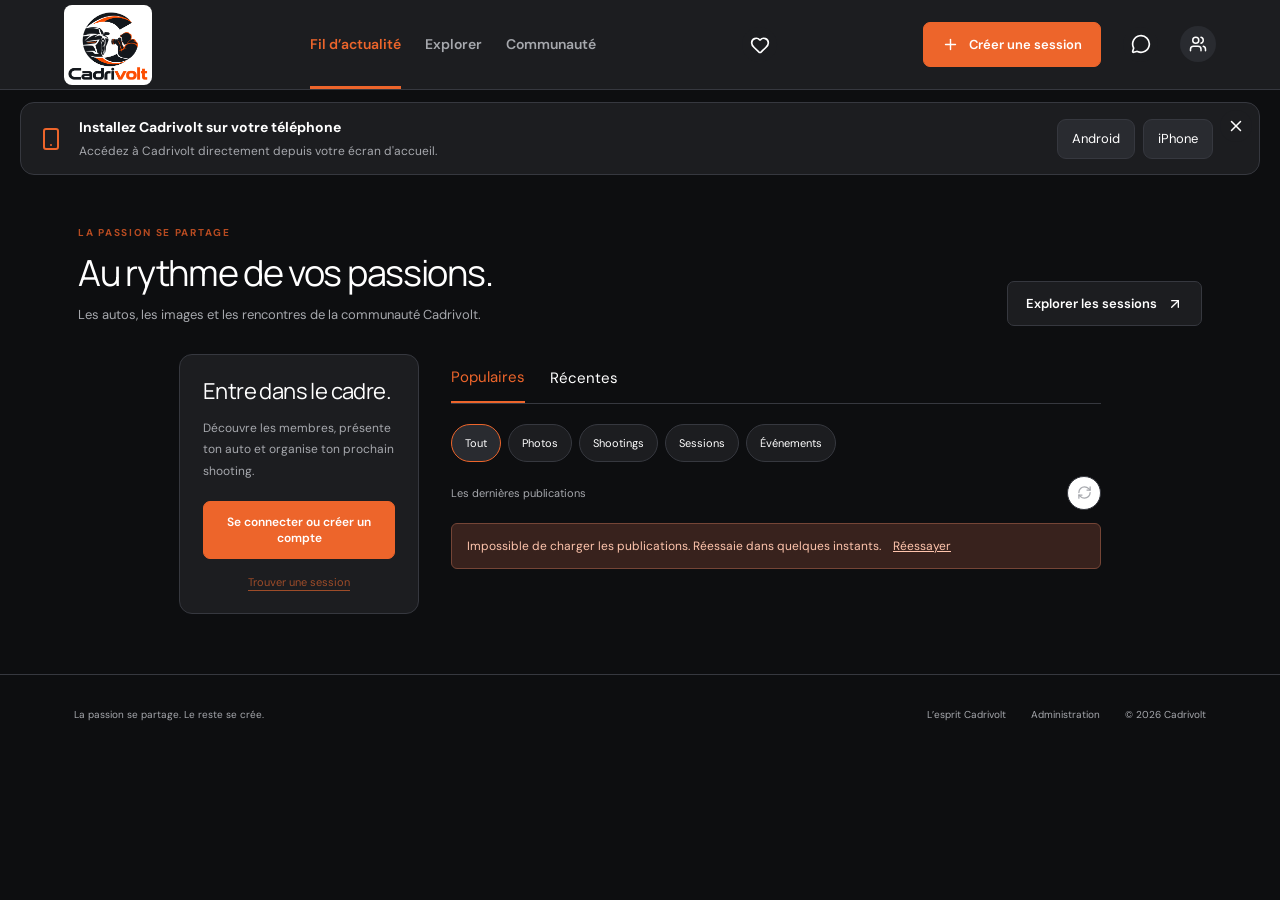
<file: index.html>
<!doctype html><html lang="fr"><head><script src="./theme-init.js"></script><meta charset="utf-8"><meta name="viewport" content="width=device-width,initial-scale=1"><meta name="description" content="Rencontre des carspotters et propriétaires pour organiser shootings, rollings et projets automobiles."><meta name="theme-color" content="#ed652b"><title>Cadrivolt — La passion fait la rencontre</title><link rel="icon" href="./images/cadrivolt-logo-v2.png"><script src="./config.js"></script>  <script type="module" crossorigin src="./assets/main-DRI1pOiZ.js"></script>
  <link rel="stylesheet" crossorigin href="./assets/main-BGe6pJTS.css">
<link rel="manifest" href="./manifest.webmanifest"><link rel="apple-touch-icon" href="./icons/icon-192.png"></head><body><div id="root"></div><noscript>Active JavaScript pour utiliser Cadrivolt.</noscript></body></html>
</file>
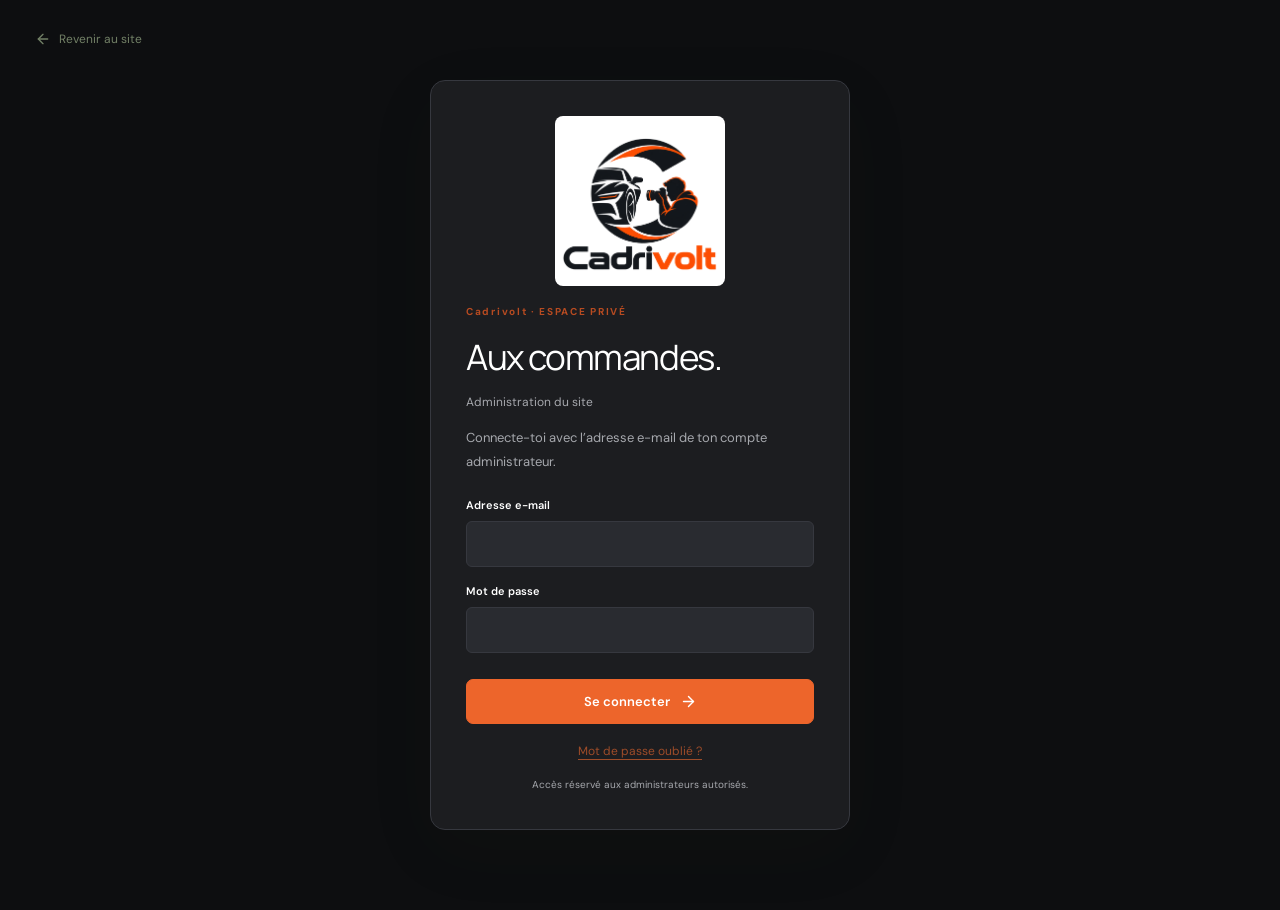
<file: admin/index.html>
<!doctype html><html lang="fr"><head><script src="../theme-init.js"></script><meta charset="utf-8"><meta name="viewport" content="width=device-width,initial-scale=1"><meta name="robots" content="noindex,nofollow"><title>Administration — Cadrivolt</title><link rel="icon" href="../images/cadrivolt-logo-v2.png"><script src="../config.js"></script>  <script type="module" crossorigin src="../assets/main-DRI1pOiZ.js"></script>
  <link rel="stylesheet" crossorigin href="../assets/main-BGe6pJTS.css">
<link rel="manifest" href="../manifest.webmanifest"><link rel="apple-touch-icon" href="../icons/icon-192.png"></head><body data-page="admin"><div id="root"></div></body></html>
</file>
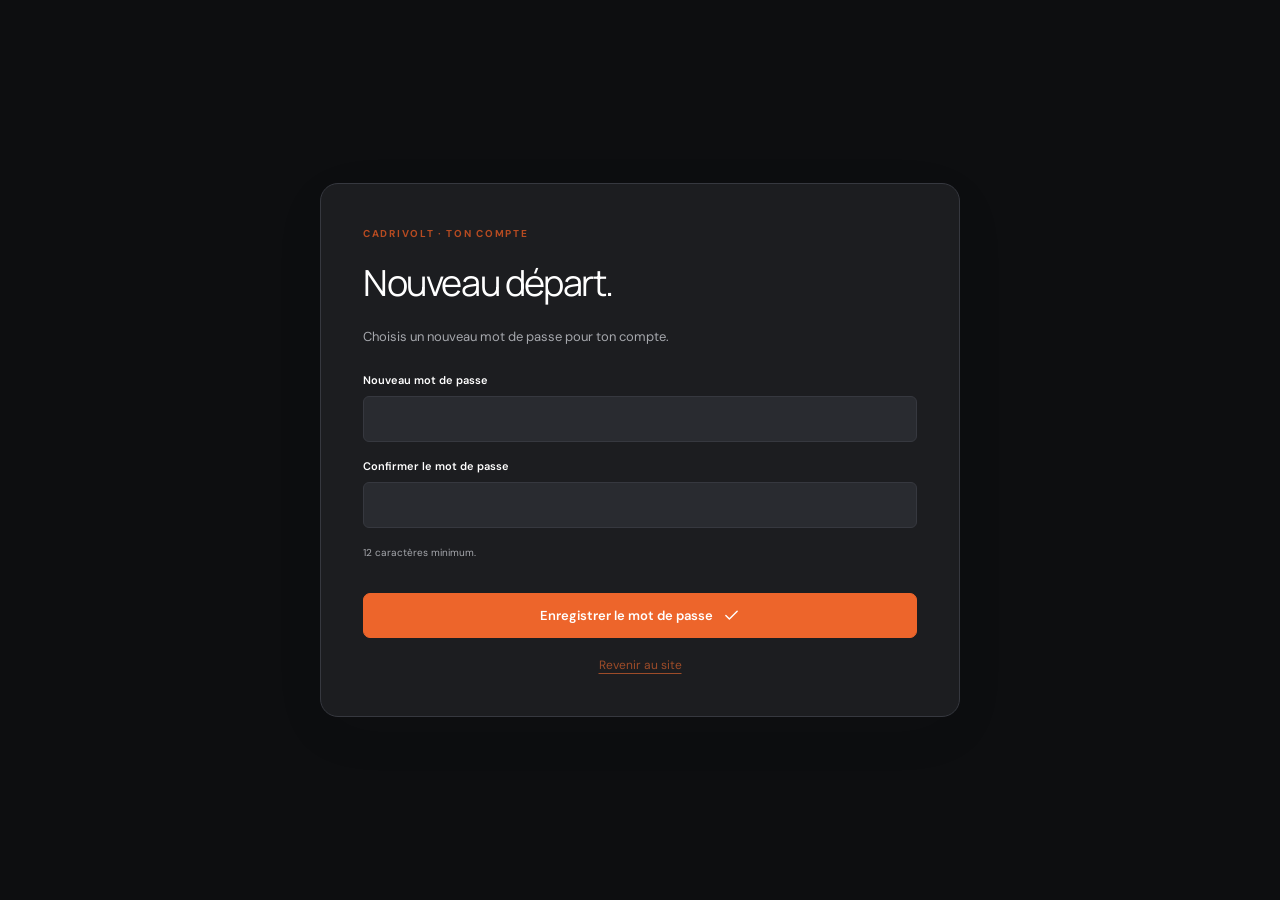
<file: reset/index.html>
<!doctype html><html lang="fr"><head><script src="../theme-init.js"></script><meta charset="utf-8"><meta name="viewport" content="width=device-width,initial-scale=1"><meta name="robots" content="noindex,nofollow"><meta name="referrer" content="no-referrer"><title>Récupération du compte — Cadrivolt</title><link rel="icon" href="../images/cadrivolt-logo-v2.png"><script src="../config.js"></script>  <script type="module" crossorigin src="../assets/main-DRI1pOiZ.js"></script>
  <link rel="stylesheet" crossorigin href="../assets/main-BGe6pJTS.css">
<link rel="manifest" href="../manifest.webmanifest"><link rel="apple-touch-icon" href="../icons/icon-192.png"></head><body data-page="reset"><div id="root"></div></body></html>
</file>
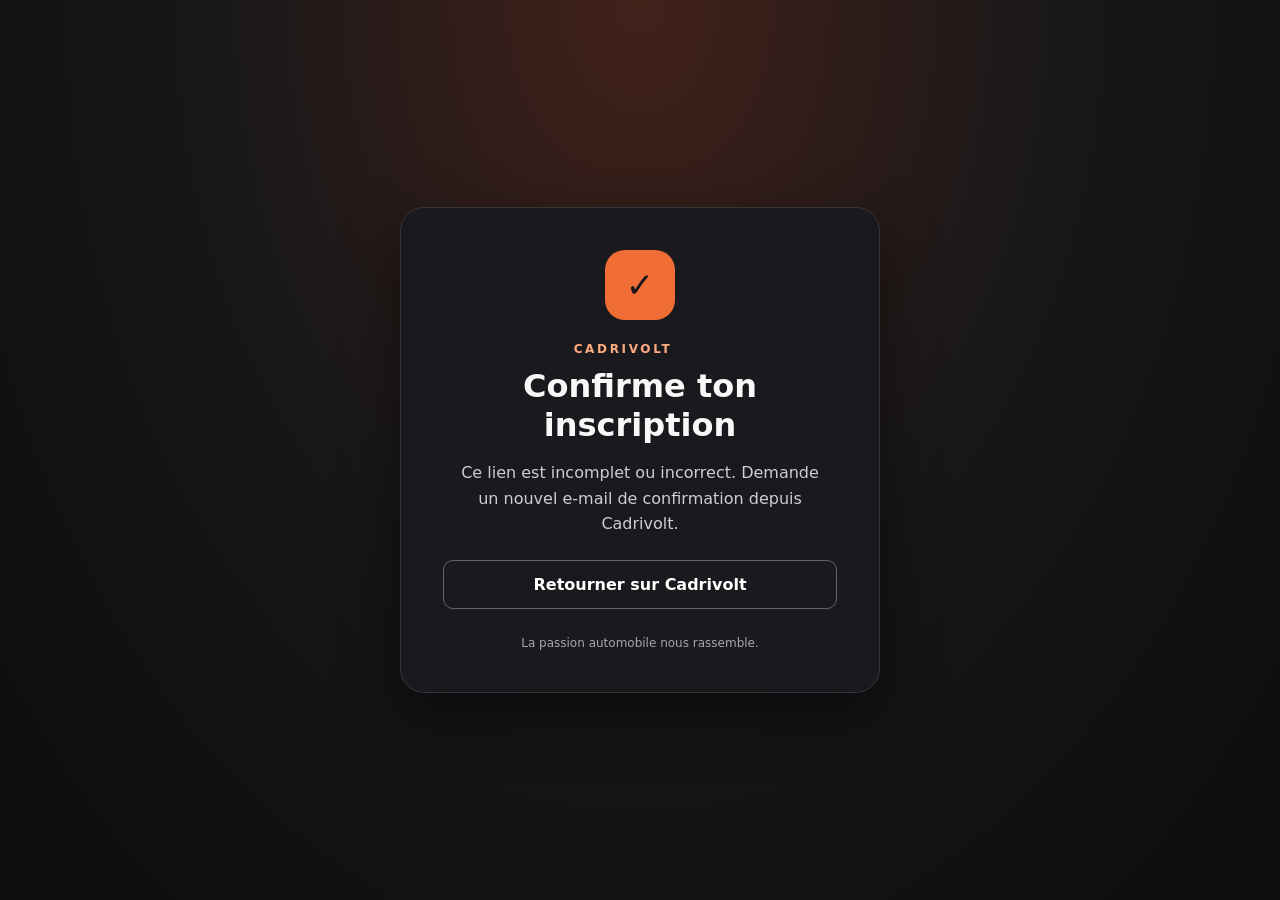
<file: confirmation.html>
<!doctype html>
<html lang="fr">
<head>
  <meta charset="utf-8">
  <meta name="viewport" content="width=device-width, initial-scale=1">
  <meta name="referrer" content="no-referrer">
  <meta name="robots" content="noindex, nofollow">
  <title>Confirmer mon inscription | Cadrivolt</title>
  <link rel="icon" href="./favicon.svg">
  <style>
    :root { color-scheme: dark; font-family: Inter, system-ui, -apple-system, BlinkMacSystemFont, "Segoe UI", sans-serif; }
    * { box-sizing: border-box; }
    body { margin: 0; min-height: 100vh; display: grid; place-items: center; padding: 24px; background: radial-gradient(ellipse at 50% 0%, #43221a 0%, #171719 49%, #0d0d0f 100%); color: #f8f8f8; }
    main { width: min(100%, 480px); padding: clamp(24px, 6vw, 42px); background: #1a1a1e; border: 1px solid #353438; border-radius: 24px; box-shadow: 0 22px 60px #0007; text-align: center; }
    .mark { display: inline-grid; place-items: center; width: 70px; height: 70px; border-radius: 20px; background: #f16d36; color: #171719; font-size: 34px; margin-bottom: 20px; }
    .eyebrow { margin: 0 0 8px; font-size: 12px; letter-spacing: .22em; text-transform: uppercase; color: #ffab80; font-weight: 700; }
    h1 { margin: 0 0 16px; font-size: clamp(24px, 5vw, 32px); line-height: 1.2; }
    p { line-height: 1.6; color: #cfcdd0; margin: 0 auto 23px; max-width: 360px; }
    button, .link { display: block; width: 100%; padding: 14px 20px; background: #f16d36; color: #151313; border: 0; border-radius: 10px; text-decoration: none; font: inherit; font-weight: 750; cursor: pointer; }
    button:hover, .link:hover { background: #ff9364; }
    button:disabled { opacity: .55; cursor: wait; }
    .link { margin-top: 12px; background: transparent; color: #fff; border: 1px solid #656166; }
    .link:hover { background: #323035; }
    footer { margin-top: 27px; font-size: 12px; color: #aaa5a9; }
    [hidden] { display: none !important; }
  </style>
  <script src="./config.js"></script>
</head>
<body>
  <main>
    <div class="mark" aria-hidden="true">✓</div>
    <p class="eyebrow">Cadrivolt</p>
    <h1>Confirme ton inscription</h1>
    <p id="status" role="status" aria-live="polite">Clique sur le bouton pour confirmer ton adresse e-mail et activer ton compte Cadrivolt.</p>
    <button id="verify" type="button" hidden>Confirmer mon adresse e-mail</button>
    <a class="link" href="./" id="home">Retourner sur Cadrivolt</a>
    <footer>La passion automobile nous rassemble.</footer>
  </main>
  <script type="module">
    const message = document.getElementById('status');
    const button = document.getElementById('verify');
    const params = new URLSearchParams(location.search);
    const token_hash = params.get('token_hash');
    const type = params.get('type');
    if (!token_hash || type !== 'email') {
      message.textContent = 'Ce lien est incomplet ou incorrect. Demande un nouvel e-mail de confirmation depuis Cadrivolt.';
    } else {
      button.hidden = false;
      button.addEventListener('click', async () => {
        button.disabled = true;
        button.textContent = 'Confirmation en cours…';
        message.textContent = 'Nous vérifions ton adresse e-mail.';
        try {
          const { createClient } = await import('https://cdn.jsdelivr.net/npm/@supabase/supabase-js@2/+esm');
          const cfg = window.CADRIVOLT_CONFIG;
          if (!cfg?.supabaseUrl || !cfg?.supabasePublishableKey) {
            throw new Error('Configuration de connexion indisponible.');
          }
          const supabase = createClient(cfg.supabaseUrl, cfg.supabasePublishableKey);
          const { error } = await supabase.auth.verifyOtp({ token_hash, type: 'email' });
          if (error) throw error;
          history.replaceState(null, '', location.pathname);
          button.hidden = true;
          message.textContent = 'Ton adresse e-mail a bien été confirmée ! Tu peux maintenant accéder à Cadrivolt.';
        } catch (err) {
          message.textContent = 'La confirmation a échoué. Le lien est peut-être expiré ou déjà utilisé. Essaie de te connecter ou demande un nouvel e-mail de confirmation.';
          button.disabled = false;
          button.textContent = 'Réessayer la confirmation';
          console.error('Cadrivolt confirmation:', err?.message || err);
        }
      });
    }
  </script>
</body>
</html>
</file>
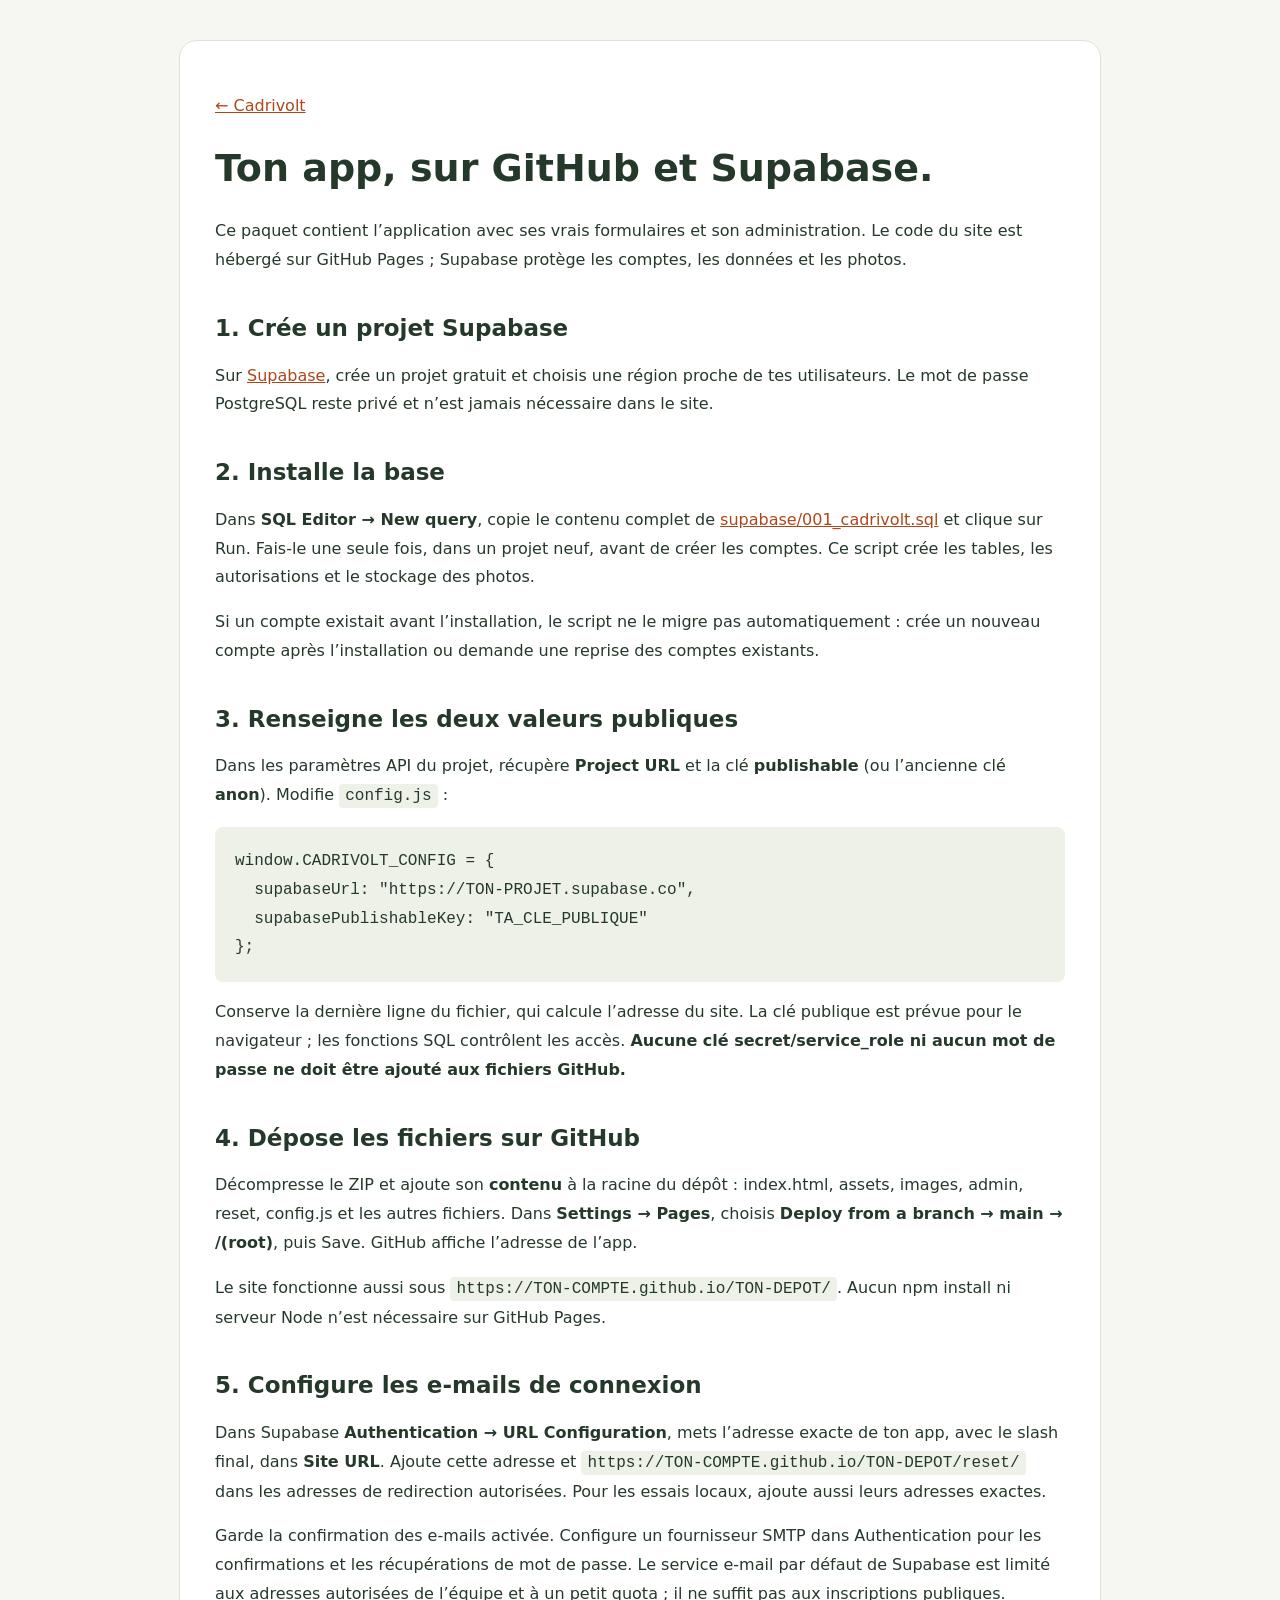
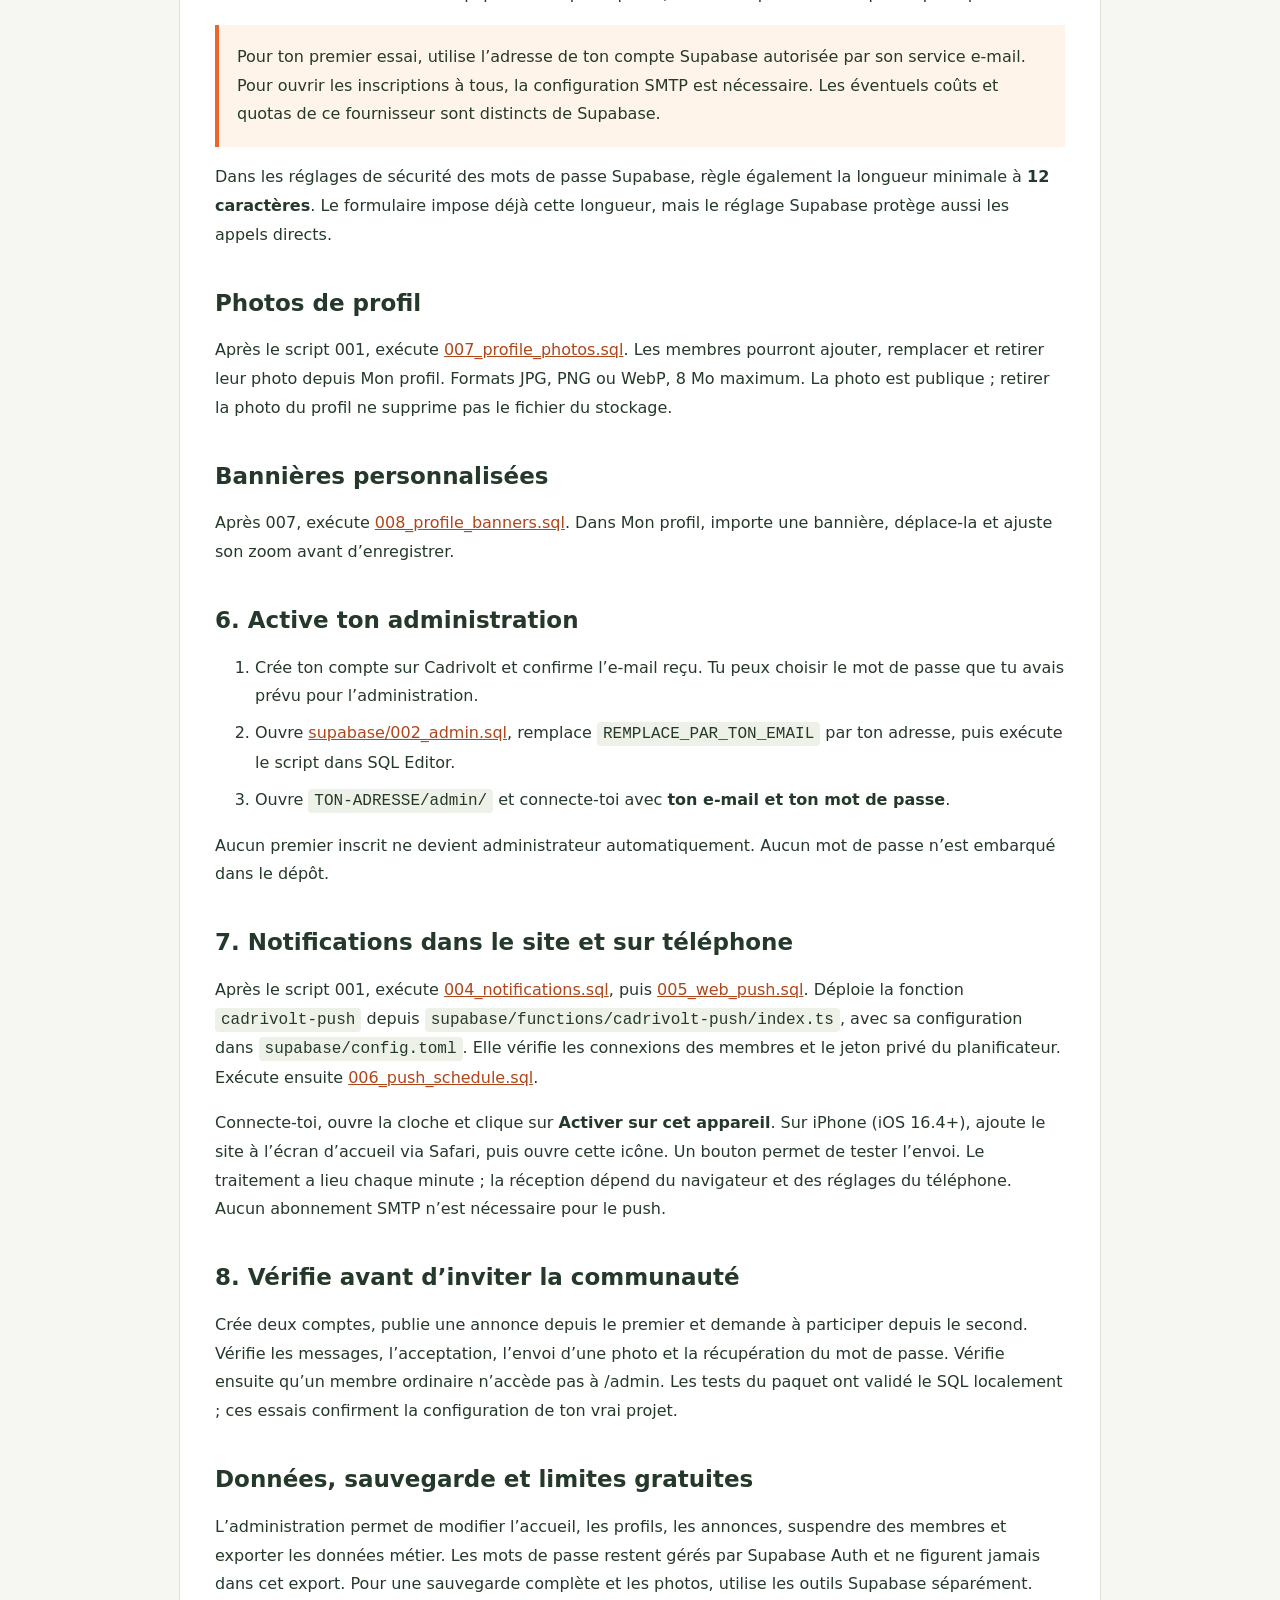
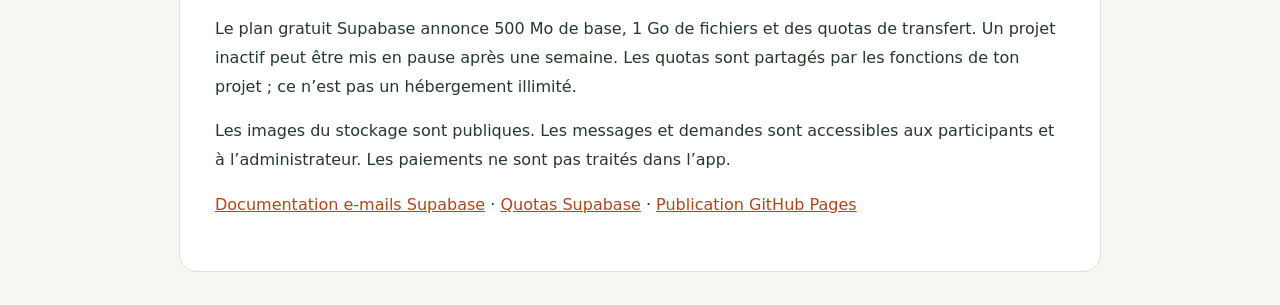
<file: INSTALLATION.html>
<!doctype html><html lang="fr"><head><meta charset="utf-8"><meta name="viewport" content="width=device-width,initial-scale=1"><title>Installer Cadrivolt — GitHub + Supabase</title><style>body{margin:0;background:#f6f7f2;color:#25392b;font:16px/1.8 system-ui,sans-serif}main{max-width:850px;margin:40px auto;padding:35px;background:white;border:1px solid #dde2d5;border-radius:18px}h1,h2{line-height:1.2}h1{font-size:38px}h2{margin-top:40px;font-size:23px}a{color:#af461a}code{background:#eef1e8;padding:3px 6px;border-radius:4px;overflow-wrap:anywhere}pre{background:#eef1e8;padding:20px;overflow:auto;border-radius:8px}.note{padding:18px;background:#fff4e9;border-left:4px solid #ed652b}li{margin:8px 0}@media(max-width:600px){main{margin:12px;padding:22px}h1{font-size:30px}}</style></head><body><main><p><a href="./">← Cadrivolt</a></p><h1>Ton app, sur GitHub et Supabase.</h1><p>Ce paquet contient l’application avec ses vrais formulaires et son administration. Le code du site est hébergé sur GitHub Pages ; Supabase protège les comptes, les données et les photos.</p>
<h2>1. Crée un projet Supabase</h2><p>Sur <a href="https://supabase.com/dashboard">Supabase</a>, crée un projet gratuit et choisis une région proche de tes utilisateurs. Le mot de passe PostgreSQL reste privé et n’est jamais nécessaire dans le site.</p>
<h2>2. Installe la base</h2><p>Dans <strong>SQL Editor → New query</strong>, copie le contenu complet de <a href="supabase/001_cadrivolt.sql">supabase/001_cadrivolt.sql</a> et clique sur Run. Fais-le une seule fois, dans un projet neuf, avant de créer les comptes. Ce script crée les tables, les autorisations et le stockage des photos.</p><p>Si un compte existait avant l’installation, le script ne le migre pas automatiquement : crée un nouveau compte après l’installation ou demande une reprise des comptes existants.</p>
<h2>3. Renseigne les deux valeurs publiques</h2><p>Dans les paramètres API du projet, récupère <strong>Project URL</strong> et la clé <strong>publishable</strong> (ou l’ancienne clé <strong>anon</strong>). Modifie <code>config.js</code> :</p><pre>window.CADRIVOLT_CONFIG = {
  supabaseUrl: "https://TON-PROJET.supabase.co",
  supabasePublishableKey: "TA_CLE_PUBLIQUE"
};</pre><p>Conserve la dernière ligne du fichier, qui calcule l’adresse du site. La clé publique est prévue pour le navigateur ; les fonctions SQL contrôlent les accès. <strong>Aucune clé secret/service_role ni aucun mot de passe ne doit être ajouté aux fichiers GitHub.</strong></p>
<h2>4. Dépose les fichiers sur GitHub</h2><p>Décompresse le ZIP et ajoute son <strong>contenu</strong> à la racine du dépôt : index.html, assets, images, admin, reset, config.js et les autres fichiers. Dans <strong>Settings → Pages</strong>, choisis <strong>Deploy from a branch → main → /(root)</strong>, puis Save. GitHub affiche l’adresse de l’app.</p><p>Le site fonctionne aussi sous <code>https://TON-COMPTE.github.io/TON-DEPOT/</code>. Aucun npm install ni serveur Node n’est nécessaire sur GitHub Pages.</p>
<h2>5. Configure les e-mails de connexion</h2><p>Dans Supabase <strong>Authentication → URL Configuration</strong>, mets l’adresse exacte de ton app, avec le slash final, dans <strong>Site URL</strong>. Ajoute cette adresse et <code>https://TON-COMPTE.github.io/TON-DEPOT/reset/</code> dans les adresses de redirection autorisées. Pour les essais locaux, ajoute aussi leurs adresses exactes.</p><p>Garde la confirmation des e-mails activée. Configure un fournisseur SMTP dans Authentication pour les confirmations et les récupérations de mot de passe. Le service e-mail par défaut de Supabase est limité aux adresses autorisées de l’équipe et à un petit quota ; il ne suffit pas aux inscriptions publiques.</p><p class="note">Pour ton premier essai, utilise l’adresse de ton compte Supabase autorisée par son service e-mail. Pour ouvrir les inscriptions à tous, la configuration SMTP est nécessaire. Les éventuels coûts et quotas de ce fournisseur sont distincts de Supabase.</p><p>Dans les réglages de sécurité des mots de passe Supabase, règle également la longueur minimale à <strong>12 caractères</strong>. Le formulaire impose déjà cette longueur, mais le réglage Supabase protège aussi les appels directs.</p>
<h2>Photos de profil</h2><p>Après le script 001, exécute <a href="supabase/007_profile_photos.sql">007_profile_photos.sql</a>. Les membres pourront ajouter, remplacer et retirer leur photo depuis Mon profil. Formats JPG, PNG ou WebP, 8 Mo maximum. La photo est publique ; retirer la photo du profil ne supprime pas le fichier du stockage.</p><h2>Bannières personnalisées</h2><p>Après 007, exécute <a href="supabase/008_profile_banners.sql">008_profile_banners.sql</a>. Dans Mon profil, importe une bannière, déplace-la et ajuste son zoom avant d’enregistrer.</p><h2>6. Active ton administration</h2><ol><li>Crée ton compte sur Cadrivolt et confirme l’e-mail reçu. Tu peux choisir le mot de passe que tu avais prévu pour l’administration.</li><li>Ouvre <a href="supabase/002_admin.sql">supabase/002_admin.sql</a>, remplace <code>REMPLACE_PAR_TON_EMAIL</code> par ton adresse, puis exécute le script dans SQL Editor.</li><li>Ouvre <code>TON-ADRESSE/admin/</code> et connecte-toi avec <strong>ton e-mail et ton mot de passe</strong>.</li></ol><p>Aucun premier inscrit ne devient administrateur automatiquement. Aucun mot de passe n’est embarqué dans le dépôt.</p>
<h2>7. Notifications dans le site et sur téléphone</h2><p>Après le script 001, exécute <a href="supabase/004_notifications.sql">004_notifications.sql</a>, puis <a href="supabase/005_web_push.sql">005_web_push.sql</a>. Déploie la fonction <code>cadrivolt-push</code> depuis <code>supabase/functions/cadrivolt-push/index.ts</code>, avec sa configuration dans <code>supabase/config.toml</code>. Elle vérifie les connexions des membres et le jeton privé du planificateur. Exécute ensuite <a href="supabase/006_push_schedule.sql">006_push_schedule.sql</a>.</p><p>Connecte-toi, ouvre la cloche et clique sur <strong>Activer sur cet appareil</strong>. Sur iPhone (iOS 16.4+), ajoute le site à l’écran d’accueil via Safari, puis ouvre cette icône. Un bouton permet de tester l’envoi. Le traitement a lieu chaque minute ; la réception dépend du navigateur et des réglages du téléphone. Aucun abonnement SMTP n’est nécessaire pour le push.</p>
<h2>8. Vérifie avant d’inviter la communauté</h2><p>Crée deux comptes, publie une annonce depuis le premier et demande à participer depuis le second. Vérifie les messages, l’acceptation, l’envoi d’une photo et la récupération du mot de passe. Vérifie ensuite qu’un membre ordinaire n’accède pas à /admin. Les tests du paquet ont validé le SQL localement ; ces essais confirment la configuration de ton vrai projet.</p>
<h2>Données, sauvegarde et limites gratuites</h2><p>L’administration permet de modifier l’accueil, les profils, les annonces, suspendre des membres et exporter les données métier. Les mots de passe restent gérés par Supabase Auth et ne figurent jamais dans cet export. Pour une sauvegarde complète et les photos, utilise les outils Supabase séparément.</p><p>Le plan gratuit Supabase annonce 500 Mo de base, 1 Go de fichiers et des quotas de transfert. Un projet inactif peut être mis en pause après une semaine. Les quotas sont partagés par les fonctions de ton projet ; ce n’est pas un hébergement illimité.</p><p>Les images du stockage sont publiques. Les messages et demandes sont accessibles aux participants et à l’administrateur. Les paiements ne sont pas traités dans l’app.</p>
<p><a href="https://supabase.com/docs/guides/auth/auth-smtp">Documentation e-mails Supabase</a> · <a href="https://supabase.com/pricing">Quotas Supabase</a> · <a href="https://docs.github.com/en/pages/getting-started-with-github-pages/configuring-a-publishing-source-for-your-github-pages-site">Publication GitHub Pages</a></p></main></body></html>
</file>
<file: assets/main-BGe6pJTS.css>
@import "https://fonts.googleapis.com/css2?family=DM+Sans:wght@400;450;500;550;600;650;700&family=Manrope:wght@400;500;600;650;700;750;800&display=swap";.banner-editor{border:0;margin:0 0 26px;padding:0;position:relative}.banner-editor legend{font-weight:600}.banner-editor .hint{margin:10px 0;line-height:1.6}.profile-banner{aspect-ratio:3;background:#e6e9e1;border-radius:8px;width:100%;margin-bottom:18px;position:relative;overflow:hidden}.profile-banner img{object-fit:cover;pointer-events:none;-webkit-user-select:none;user-select:none;width:100%;height:100%}.banner-drag{cursor:grab;touch-action:none}.banner-drag:active{cursor:grabbing}.banner-editor input[type=range]{width:100%;accent-color:var(--orange);padding:0}.banner-actions{flex-wrap:wrap;align-items:center;gap:16px;margin-top:12px;display:flex}.person-cover:has(.profile-banner){aspect-ratio:3;height:auto;padding:0;overflow:hidden}.person-cover .profile-banner{border-radius:0;margin:0}.person-cover:has(.profile-banner)>span{z-index:1;background:#fffef0;border-radius:20px;padding:5px 10px;position:absolute;top:14px;left:14px}.person-cover:has(.profile-banner){position:relative}.avatar,.profile-button{position:relative;overflow:hidden}.avatar-photo{object-fit:cover;border-radius:inherit;width:100%;height:100%;display:block}.profile-photo-picker{border:0;margin:0 0 24px;padding:0;position:relative}.profile-photo-picker legend{margin-bottom:12px;font-weight:600}.profile-photo-controls{align-items:center;gap:18px;display:flex}.profile-photo-preview{flex-shrink:0;font-size:24px;width:88px!important;height:88px!important}.profile-photo-picker .muted{margin-top:12px;font-size:12px;line-height:1.6}.photo-upload-label{cursor:pointer;position:relative;overflow:hidden}.photo-upload-label:focus-within{outline:2px solid var(--accent,#f56823);outline-offset:3px}.photo-upload-label input{opacity:0;cursor:pointer;width:100%;height:100%;position:absolute;inset:0}.profile-photo-picker .text-link{margin-top:8px;display:block}.photo-upload-pending{opacity:0;width:1px;height:1px;position:absolute;bottom:0;left:0}.profile-read-heading{align-items:center;gap:16px;margin:16px 0;display:flex}.profile-read-heading h3{margin-bottom:8px;font-size:24px}.profile-read-heading p{color:var(--muted);align-items:center;gap:5px;margin-top:9px;font-size:12px;display:flex}.profile-read-bio{white-space:pre-wrap;overflow-wrap:anywhere;color:var(--muted);margin:18px 0;font-size:13px;line-height:1.8}.profile-account-actions{border-top:1px solid var(--border);flex-wrap:wrap;align-items:center;gap:16px;margin-top:26px;padding-top:18px;display:flex}.profile-account-actions .signout,.profile-account-actions .text-link{margin:0}.profile-information,.gallery-editor{border:0;min-width:0;margin:0 0 28px;padding:0}.profile-information legend,.gallery-editor legend{margin-bottom:10px;font-size:16px;font-weight:650}.profile-save-actions{background:var(--paper);border-top:1px solid var(--border);z-index:3;justify-content:flex-end;gap:12px;padding:16px 0;display:flex;position:sticky;bottom:-22px}.public-gallery{margin:30px 0}.gallery-heading{justify-content:space-between;align-items:center;gap:12px;margin-bottom:15px;display:flex}.gallery-heading h3{font-size:20px}.gallery-heading>span{color:var(--muted);font-size:11px}.profile-gallery-grid{grid-template-columns:repeat(3,minmax(0,1fr));gap:10px;display:grid}.gallery-tile{aspect-ratio:4/3;text-align:left;background:#e6e9e1;border-radius:10px;width:100%;min-width:0;padding:0;position:relative;overflow:hidden}.gallery-tile img{object-fit:cover;width:100%;height:100%;transition:transform .2s}.gallery-tile:hover img{transform:scale(1.025)}.gallery-primary{aspect-ratio:auto;grid-area:span 2/span 2;min-height:180px}.gallery-feature{color:#b74b21;background:#fffffff0;border-radius:30px;align-items:center;gap:4px;padding:5px 8px;font-size:10px;display:flex;position:absolute;top:9px;left:9px}.gallery-tile-caption{color:#fff;background:linear-gradient(#0000,#151815b3);padding:24px 10px 10px;font-size:11px;position:absolute;bottom:0;left:0;right:0}.gallery-empty{border:1px dashed var(--border);color:var(--muted);border-radius:10px;align-items:center;gap:12px;padding:25px 15px;font-size:12px;display:flex}.gallery-editor-grid{grid-template-columns:repeat(2,minmax(0,1fr));gap:16px;margin-bottom:16px;display:grid}.gallery-edit-card{border:1px solid var(--border);background:#fff;border-radius:10px;min-width:0;overflow:hidden}.gallery-edit-preview{aspect-ratio:4/3;background:#e6e9e1;position:relative}.gallery-edit-preview img{object-fit:cover;width:100%;height:100%}.gallery-edit-body{padding:12px}.gallery-edit-body .field{margin:10px 0 0}.gallery-edit-body .field input,.gallery-edit-body .field textarea{padding:9px;font-size:12px}.gallery-edit-actions{gap:6px;margin-top:12px;display:flex}.gallery-edit-actions button{border:1px solid var(--border);border-radius:7px;place-items:center;min-width:40px;min-height:40px;display:grid}.gallery-edit-actions button.selected{color:var(--orange);border-color:var(--orange);background:#fff0e7}.gallery-edit-actions button:last-child{margin-left:auto}.gallery-add,.gallery-replace{cursor:pointer;position:relative;overflow:hidden}.gallery-add input,.gallery-replace input{opacity:0;cursor:pointer;width:100%;height:100%;position:absolute;inset:0}.gallery-replace{text-align:center;margin-top:12px;font-size:11px;display:block}.photo-viewer{color:#fff;box-sizing:border-box;background:#131713;border:0;width:100vw;max-width:none;height:100dvh;max-height:none;margin:0;padding:16px;inset:0}.photo-viewer[open]{flex-direction:column;display:flex}.photo-viewer::backdrop{background:#131713ef}.photo-viewer-close{z-index:2;color:#fff;background:#0009;border-radius:50%;place-items:center;width:44px;height:44px;display:grid;position:absolute;top:14px;right:16px}.photo-viewer-stage{flex:1;justify-content:center;align-items:center;min-height:0;padding-top:36px;display:flex}.photo-viewer-stage img{object-fit:contain;max-width:100%;max-height:100%}.photo-viewer-caption{padding:16px 0 max(12px,env(safe-area-inset-bottom));flex-shrink:0;justify-content:space-between;align-items:center;gap:15px;font-size:14px;display:flex}.photo-viewer-caption p{color:#c4ccc0;white-space:pre-wrap;overflow-wrap:anywhere;max-height:100px;margin:5px 0;font-size:12px;line-height:1.6;overflow:auto}.photo-viewer-caption small{color:#a7b09f;margin-top:5px;font-size:11px;display:block}.photo-viewer-caption>div:last-child{gap:6px;display:flex}.photo-viewer-caption>div:first-child{min-width:0;display:block}.photo-viewer-caption button{border:1px solid #586351;border-radius:50%;place-items:center;width:44px;height:44px;display:grid}.banner-preview{cursor:default}.banner-crop-controls{border:1px solid var(--border);border-radius:8px;margin-bottom:12px;padding:12px}.profile-edit-form fieldset:disabled{opacity:.7}.gallery-add:focus-within,.gallery-replace:focus-within{outline-offset:3px;outline:3px solid #ee854e}@media (width<=540px){.profile-read-heading h3{font-size:21px}.profile-gallery-grid{grid-template-columns:repeat(2,minmax(0,1fr));gap:8px}.gallery-primary{aspect-ratio:16/10;grid-area:auto/span 2;min-height:0}.gallery-editor-grid{grid-template-columns:1fr}.profile-save-actions{flex-wrap:wrap;gap:8px;bottom:-22px}.profile-save-actions .primary{flex:1;min-width:0;padding:12px 10px;font-size:11px}.profile-save-actions .secondary{padding:12px;font-size:11px}.profile-edit-form .field input,.profile-edit-form .field textarea,.profile-edit-form .field select{font-size:16px}.profile-account-actions{flex-direction:column;align-items:flex-start}.photo-viewer{padding:10px}.photo-viewer-caption{font-size:12px}.banner-actions{gap:10px}}.activity-feed{max-width:1180px;margin:auto;padding:38px 28px 60px}.feed-intro{justify-content:space-between;align-items:flex-end;gap:24px;margin-bottom:28px;display:flex}.feed-intro h1{letter-spacing:-1.3px;margin:12px 0 10px;font-size:36px;line-height:1.14}.feed-intro p{color:var(--muted);font-size:13px;line-height:1.8}.feed-intro>.secondary{flex-shrink:0}.feed-layout{grid-template-columns:240px minmax(0,650px);justify-content:center;align-items:start;gap:32px;display:grid}.feed-sidebar{border:1px solid var(--border);background:#fff;border-radius:13px;padding:23px;position:sticky;top:110px}.feed-sidebar h2{letter-spacing:-.6px;font-size:22px;line-height:1.2}.feed-sidebar p{color:var(--muted);margin:13px 0 18px;font-size:12px;line-height:1.8}.feed-sidebar .primary{width:100%;padding:12px;font-size:12px}.feed-sidebar .text-link{margin:15px auto 0;font-size:11px;display:block}.feed-main{min-width:0}.feed-filters{scrollbar-width:none;-ms-overflow-style:none;flex-wrap:wrap;align-items:center;gap:7px;margin-bottom:14px;display:flex;overflow-y:hidden}.feed-filters::-webkit-scrollbar{width:0;height:0;display:none}.feed-filters button{border:1px solid var(--border);white-space:nowrap;background:#fff;border-radius:30px;min-height:38px;padding:9px 13px;font-size:11px}.feed-filters button.selected{background:var(--ink);color:#fff;border-color:var(--ink)}.feed-stream-heading{color:var(--muted);justify-content:space-between;align-items:center;gap:10px;margin-bottom:13px;font-size:11px;display:flex}.feed-stream-heading button{border:1px solid var(--border);background:#fff;border-radius:50%;place-items:center;width:34px;height:34px;display:grid}.feed-card{border:1px solid var(--border);background:#fff;border-radius:14px;min-width:0;margin:0 0 24px;overflow:hidden}.feed-author{justify-content:space-between;align-items:center;gap:12px;padding:16px;display:flex}.feed-author-button{text-align:left;align-items:center;gap:11px;min-width:0;padding:0;display:flex}.feed-author-button .avatar{width:41px;height:41px;font-size:12px}.feed-author-button>span:last-child{min-width:0}.feed-author-button strong{text-overflow:ellipsis;white-space:nowrap;font-size:13px;display:block;overflow:hidden}.feed-author-button small{color:var(--muted);text-overflow:ellipsis;white-space:nowrap;margin-top:5px;font-size:10px;display:block;overflow:hidden}.feed-author time{max-width:110px;color:var(--muted);text-align:right;flex-shrink:0;font-size:10px;line-height:1.6}.feed-media{aspect-ratio:4/3;touch-action:pan-y pinch-zoom;background:#e7ebe1;position:relative;overflow:hidden}.feed-image-open{width:100%;height:100%;padding:0;display:block;overflow:hidden}.feed-image-open img{object-fit:cover;width:100%;height:100%}.feed-media-placeholder{height:100%;color:var(--muted);flex-direction:column;justify-content:center;align-items:center;gap:12px;padding:20px;font-size:12px;line-height:1.7;display:flex}.feed-media-counter{color:#fff;pointer-events:none;background:#172017c7;border-radius:30px;padding:5px 10px;font-size:11px;position:absolute;top:14px;right:14px}.feed-carousel-prev,.feed-carousel-next{color:#262b24;background:#fffffff0;border-radius:50%;place-items:center;width:40px;height:40px;display:grid;position:absolute;top:50%;transform:translateY(-50%);box-shadow:0 2px 10px #0002}.feed-carousel-prev{left:12px}.feed-carousel-next{right:12px}.feed-image-retry{background:#fff;border-radius:30px;padding:9px 14px;font-size:12px;position:absolute;bottom:15px;left:50%;transform:translate(-50%)}.feed-dots{justify-content:center;gap:1px;padding:7px 0 0;display:flex}.feed-dots button{place-items:center;width:25px;height:25px;display:grid}.feed-dots span{background:#d2d8ca;border-radius:50%;width:6px;height:6px}.feed-dots [aria-pressed=true] span{background:var(--orange);transform:scale(1.2)}.feed-copy{padding:19px 20px 16px}.feed-category{color:#ac481e;text-transform:uppercase;letter-spacing:1.4px;font-size:9px;font-weight:650}.feed-copy h2{letter-spacing:-.5px;overflow-wrap:anywhere;margin:9px 0;font-size:22px;line-height:1.3}.feed-summary{color:var(--muted);margin:5px 0;font-size:11px;line-height:1.8}.feed-description{color:#606c57;white-space:pre-wrap;overflow-wrap:anywhere;-webkit-line-clamp:4;-webkit-box-orient:vertical;margin-top:10px;font-size:12px;line-height:1.85;display:-webkit-box;overflow:hidden}.feed-card-detail .feed-description{display:block;overflow:visible}.feed-session-meta{color:var(--muted);flex-wrap:wrap;align-items:center;gap:13px;margin-top:15px;font-size:10px;display:flex}.feed-session-meta>span{align-items:center;gap:5px;display:flex}.feed-card-actions{border-top:1px solid var(--border);justify-content:space-between;align-items:center;gap:10px;margin-top:18px;padding-top:14px;display:flex}.feed-open-link{color:#b24c20;text-align:left;align-items:center;gap:7px;font-size:12px;font-weight:600;display:inline-flex}.feed-share{color:var(--muted);align-items:center;gap:7px;min-height:34px;font-size:11px;display:flex}.feed-more{min-height:32px;color:var(--muted);justify-content:center;padding:15px 0;font-size:12px;display:flex}.feed-more>span{align-items:center;gap:9px;display:flex}.feed-empty{text-align:center;border:1px solid var(--border);color:var(--muted);background:#fff;border-radius:12px;padding:45px 20px}.feed-empty>svg{margin:0 auto 20px}.feed-empty h2{color:var(--ink);font-size:25px;line-height:1.3}.feed-empty h3{color:var(--ink);font-size:20px}.feed-empty p{max-width:390px;margin:12px auto 0;font-size:12px;line-height:1.9}.feed-card-detail{border:0;border-radius:10px;margin:0}.feed-card-detail .feed-author,.feed-card-detail .feed-copy,.feed-card-detail .publication-owner-actions{padding-inline:18px}.feed-card-detail .feed-media{border-radius:10px}.feed-home-shortcut{color:var(--muted);align-items:center;gap:8px;margin:18px 5.8% 0;padding:5px 0;font-size:11px;display:flex}.profile-publications{margin:30px 0}.profile-publication-grid{grid-template-columns:repeat(3,minmax(0,1fr));gap:9px;display:grid}.profile-publication-grid>div{min-width:0}.publication-thumb{aspect-ratio:1;width:100%;color:var(--muted);background:#e7ebe1;border-radius:9px;justify-content:center;align-items:center;min-width:0;padding:0;display:flex;position:relative;overflow:hidden}.publication-thumb img{object-fit:cover;width:100%;height:100%}.publication-thumb-type{color:#48563d;background:#fffffff0;border-radius:20px;padding:4px 7px;font-size:8px;position:absolute;top:7px;left:7px}.publication-thumb-title{color:#fff;text-align:left;text-overflow:ellipsis;white-space:nowrap;background:linear-gradient(#0000,#0009);padding:25px 9px 9px;font-size:10px;position:absolute;bottom:0;left:0;right:0;overflow:hidden}@media (width<=900px){.activity-feed{padding:30px 22px}.feed-layout{grid-template-columns:190px minmax(0,1fr);gap:20px}.feed-sidebar{padding:18px}.feed-sidebar h2{font-size:20px}.feed-intro h1{font-size:30px}.feed-intro>.secondary{padding:11px;font-size:11px}}@media (width<=700px){.activity-feed{padding:22px 14px 36px}.feed-layout{flex-direction:column;gap:16px;display:flex}.feed-main{width:100%}.feed-sidebar{order:2;width:100%;padding:20px;position:static}.feed-intro{margin:0 3px 20px;display:block}.feed-intro h1{margin-top:10px;font-size:30px}.feed-intro p{font-size:12px}.feed-intro>.secondary{margin-top:15px}.feed-filters{overscroll-behavior-x:contain;flex-wrap:nowrap;gap:6px;padding-bottom:3px;overflow-x:auto}.feed-filters button{flex-shrink:0;padding:8px 12px}.feed-card{border-radius:12px;margin-bottom:20px}.feed-author{gap:8px;padding:13px 12px}.feed-author-button{gap:8px}.feed-author-button .avatar{width:36px;height:36px;font-size:10px}.feed-author-button strong{font-size:12px}.feed-author-button small{font-size:9px}.feed-author time{max-width:78px;font-size:9px}.feed-copy{padding:16px 15px 12px}.feed-copy h2{font-size:21px}.feed-media-counter{font-size:10px;top:11px;right:11px}.feed-carousel-prev,.feed-carousel-next{width:35px;height:35px}.feed-carousel-prev{left:9px}.feed-carousel-next{right:9px}.feed-card-actions{align-items:center}.feed-open-link{font-size:11px}.feed-share span{display:none}.feed-share{justify-content:center;width:34px}.feed-home-shortcut{margin:12px 22px 0}.profile-publication-grid{grid-template-columns:repeat(2,minmax(0,1fr));gap:8px}.feed-card-detail .feed-author{padding-block:8px 14px}.feed-card-detail .feed-copy h2{font-size:20px}}.feed-visitor-cta{display:none}@media (width<=700px){.feed-visitor-cta{background:#fff4ec;border:1px solid #f3d1ba;border-radius:9px;flex-wrap:wrap;justify-content:space-between;align-items:center;gap:7px;margin-bottom:17px;padding:12px;font-size:11px;display:flex}.feed-visitor-cta>span{color:#74513d}.feed-visitor-cta>button{color:#b24a1e;align-items:center;gap:7px;min-height:30px;padding:0;font-size:11px;font-weight:600;display:flex}}.install-banner{box-sizing:border-box;border:1px solid var(--line);background:var(--surface);width:calc(100% - 32px);max-width:1240px;color:var(--text-primary);border-radius:14px;align-items:center;gap:16px;margin:12px auto;padding:14px 46px 14px 18px;display:flex;position:relative}.install-banner-icon{color:var(--orange);flex:none}.install-banner-copy{flex:1;min-width:0}.install-banner-copy strong{font-size:14px;line-height:1.4}.install-banner-copy p{color:var(--text-secondary);margin:4px 0 0;font-size:12px;line-height:1.5}.install-platforms{flex-wrap:wrap;gap:8px;display:flex}.install-platforms button{border:1px solid var(--line);background:var(--surface-secondary);color:var(--text-primary);min-height:40px;font:inherit;cursor:pointer;border-radius:9px;padding:8px 14px;font-size:13px}.install-platforms button:hover,.install-platforms button[aria-pressed=true]{border-color:var(--orange);color:var(--orange)}.install-platforms button:disabled{opacity:.6;cursor:wait}.install-banner .install-dismiss{width:32px;min-width:32px;height:32px;position:absolute;top:7px;right:7px}.install-guide{color:var(--text-primary);font-size:14px;line-height:1.6}.install-guide-intro{align-items:center;gap:10px;font-weight:600;display:flex}.install-guide-intro svg{color:var(--orange)}.install-guide ol{gap:16px;margin:20px 0;padding:0;list-style:none;display:grid}.install-guide li{grid-template-columns:26px 20px minmax(0,1fr);align-items:start;gap:10px;display:grid}.install-step-number{border:1px solid var(--line);text-align:center;color:var(--orange);border-radius:50%;line-height:24px}.install-guide li svg{color:var(--text-secondary);margin-top:3px}.install-guide-note{color:var(--text-secondary);overflow-wrap:anywhere;font-size:13px}.install-guide-note a{color:var(--orange)}.install-guide>.install-platforms{margin-top:20px}@media (width<=600px){.install-banner{flex-wrap:wrap;gap:10px;width:calc(100% - 24px);margin:10px auto;padding:14px 38px 14px 14px}.install-banner-icon{display:none}.install-banner-copy{flex-basis:100%}.install-banner .install-platforms{gap:8px}}@media (display-mode:standalone),(display-mode:fullscreen){.install-banner{display:none}}.social-profile.section{width:100%;max-width:960px;color:var(--text-primary,var(--ink));margin:auto;padding:16px 18px 48px}.social-profile .profile-back{text-align:left;justify-content:flex-start;align-items:center;gap:7px;min-height:28px;margin:0 0 12px;font-size:13px;display:inline-flex}.social-profile-cover{background:var(--surface-secondary,#e8ece1);border-radius:12px;height:110px;position:relative;overflow:hidden}.social-profile-cover .profile-banner{border-radius:0;height:100%;margin:0}.social-profile-cover img{object-fit:cover}.social-profile-heading{align-items:center;gap:12px;min-height:80px;margin-top:-20px;padding:0 2px;display:flex;position:relative}.avatar.social-profile-avatar{border:3px solid var(--page,#f8f9f6);background:var(--surface-secondary);width:80px;height:80px;color:var(--text-secondary);flex:none;font-size:25px}.social-profile-identity{flex:1;min-width:0;padding-top:16px}.social-profile-identity h1{overflow-wrap:anywhere;-webkit-line-clamp:2;letter-spacing:-.5px;-webkit-box-orient:vertical;margin:0 0 5px;font-size:25px;font-weight:650;line-height:1.25;display:-webkit-box;overflow:hidden}.profile-role{color:var(--text-secondary);font-size:13px;line-height:1.4;display:block}.profile-settings{width:44px;min-width:44px;height:44px;color:var(--text-primary);margin-top:16px;position:relative;background:0 0!important}.social-profile-stats{color:var(--text-secondary);flex-wrap:wrap;align-items:center;gap:24px;margin:12px 0 10px;font-size:14px;line-height:1.5;display:flex}.social-profile-stats strong{color:var(--text-primary);font-size:15px;font-weight:650;display:inline}.social-profile-bio{white-space:pre-wrap;overflow-wrap:anywhere;max-width:740px;margin:8px 0;font-size:14px;line-height:1.5}.social-profile-info{color:var(--text-secondary);flex-wrap:wrap;align-items:center;gap:12px;margin:8px 0;display:flex}.social-profile-info span{overflow-wrap:anywhere;align-items:center;gap:5px;font-size:13px;line-height:1.5;display:flex}.social-profile-actions{grid-template-columns:1fr 1fr;gap:10px;margin:14px 0 16px;display:grid}.social-profile-actions>button{border-radius:9px;justify-content:center;align-items:center;gap:6px;min-width:0;min-height:44px;padding:10px 12px;font-size:14px;line-height:1.3;display:flex}.social-profile-actions>button:only-child{grid-column:1/-1}.social-profile-actions .secondary{background:var(--surface);border-color:var(--line);color:var(--text-primary)}.profile-content-tabs{justify-content:space-between;align-items:center;gap:20px;margin:0 0 10px;display:flex}.profile-content-tabs button{min-height:40px;color:var(--text-secondary);text-align:left;padding:5px 0;font-size:15px}.profile-content-tabs [aria-selected=true]{color:var(--text-primary);font-weight:650}.social-profile .profile-publications{margin:0;padding:0}.social-profile .profile-publication-grid{grid-template-columns:repeat(3,minmax(0,1fr));gap:2px}.social-profile .publication-thumb{aspect-ratio:1;border-radius:2px}.social-profile .publication-thumb-title{display:none}.social-profile .publication-thumb-type{text-overflow:ellipsis;white-space:nowrap;max-width:calc(100% - 8px);padding:4px;font-size:9px;overflow:hidden}.profile-settings-screen{min-height:70vh;max-width:760px!important}.profile-settings-page{background:var(--surface);border-radius:12px;min-width:0;padding:18px}.profile-settings-page>h1{margin:0 0 14px;font-size:26px;line-height:1.3}.settings-copy{color:var(--text-secondary);margin:10px 0 22px;font-size:14px;line-height:1.8}.profile-settings-links{flex-direction:column;gap:4px;display:flex}.profile-settings-link{text-align:left;border-bottom:1px solid var(--line);min-height:58px;color:var(--text-primary);align-items:center;gap:13px;padding:14px 10px;display:flex}.profile-settings-link>span{flex:1;min-width:0;font-size:14px}.profile-settings-link i{background:var(--orange);color:#fff;border-radius:20px;padding:3px 6px;font-size:11px;font-style:normal}.profile-settings-link:hover{background:var(--surface-secondary)}.settings-signout{color:var(--text-secondary);align-items:center;gap:9px;min-height:44px;margin-top:15px;padding:15px 10px;font-size:14px;display:flex}.profile-settings-page>.secondary{margin:10px 10px 10px 0;display:inline-flex}.profile-settings-page .profile-edit-form,.profile-settings-page .notification-inbox{padding:0}.profile-notifications-slot{min-height:180px}.profile-session-list{flex-direction:column;gap:10px;margin-top:12px;display:flex}.profile-session-card{text-align:left;border:1px solid var(--line);background:var(--surface);color:var(--text-primary);border-radius:10px;align-items:center;gap:14px;padding:12px;display:flex}.profile-session-card>img{object-fit:cover;border-radius:6px;width:76px;height:76px}.profile-session-card>span{flex:1;min-width:0}.profile-session-card strong{overflow-wrap:anywhere;font-size:14px}.profile-session-card small{color:var(--text-secondary);align-items:center;gap:4px;margin-top:6px;font-size:12px;line-height:1.4;display:flex}.manage-profile-sessions{align-items:center;gap:5px;min-height:40px;font-size:13px;display:flex}.feed-like{align-items:center;gap:8px;margin-bottom:16px;font-size:13px;display:flex}.feed-like.liked{color:var(--orange)}.feed-modes{border-bottom:1px solid var(--line);gap:25px;margin-bottom:20px;display:flex}.feed-modes button{padding:12px 0;font-size:15px}.feed-modes [aria-pressed=true]{color:var(--orange);border-bottom:2px solid var(--orange)}.publication-owner-actions{flex-wrap:wrap;gap:18px;padding:0 20px 20px;display:flex}.notification-preferences{border:1px solid var(--line);border-radius:12px;margin:20px 0;padding:18px}.notification-preferences .check-field{margin:12px 0}.notification-preferences .form-actions{margin:14px 0 0}.direct-profile-link{text-align:left;align-items:center;gap:12px;min-width:0;display:flex}.direct-profile-link strong,.direct-profile-link small{display:block}.direct-thread-copy>button{text-align:left;max-width:100%}.direct-thread-copy .direct-open-thread{width:100%;display:block}.notification-profile{color:var(--orange);padding:7px;font-size:10px}.notification-list li{flex-wrap:wrap}.notification-item{min-width:0}.topbar .main-nav{white-space:nowrap;scrollbar-width:none;-ms-overflow-style:none;gap:24px;min-width:0;overflow:auto hidden;display:flex!important}.topbar .main-nav button{white-space:nowrap;flex:none;font-size:14px;width:auto!important;min-width:max-content!important}.topbar .main-nav button.active{color:var(--orange)}.topbar .main-nav::-webkit-scrollbar{width:0;height:0;display:none}@media (width<=900px){.topbar{grid-template-rows:64px 44px!important;grid-template-columns:1fr auto!important;height:108px!important;min-height:108px!important;display:grid!important}.topbar>.brand{grid-area:1/1}.topbar .brand-logo{object-fit:contain;width:52px;height:52px}.topbar .main-nav{grid-area:2/1/auto/-1;align-items:stretch;gap:16px;width:100%;height:44px;margin:0;justify-content:space-between!important;padding:0!important;overflow-x:auto!important}.topbar .main-nav button{overflow:visible;min-height:44px!important;padding:12px 0!important;font-size:13px!important}.topbar .favorite-nav{display:none}.topbar .header-actions{grid-area:1/2}.topbar .profile-button,.topbar .message-nav,.topbar .create-header{width:40px;min-width:40px;height:40px}.topbar .create-header{border-radius:50%;gap:0;padding:0;font-size:0}.topbar .header-actions{gap:6px}.avatar.social-profile-avatar{width:72px;height:72px;font-size:24px}.social-profile-heading{min-height:72px}.social-profile-identity h1{font-size:22px}.profile-role{font-size:12px}.social-profile-cover{height:110px}.social-profile-actions>button{font-size:13px}.social-profile.section{padding:14px 14px 40px}.publication-owner-actions{padding:0 15px 15px}}@media (width<=360px){.social-profile-actions{gap:8px}.social-profile-actions>button{padding:10px 6px;font-size:12px}.social-profile-stats{gap:17px;font-size:12px}.social-profile-stats strong{font-size:13px}.social-profile-identity h1{font-size:20px}.profile-settings-page{padding:14px}.profile-settings-page .form-actions{flex-wrap:wrap}.profile-role{font-size:11px}}.profile-settings-link>.settings-link-icon{flex:0 0 24px;justify-content:center;align-items:center;width:24px;height:24px;display:inline-flex;position:relative}.profile-header-actions{flex:none;align-items:center;gap:2px;margin-top:16px;display:flex}.profile-header-actions .profile-settings{margin-top:0}.profile-inbox-button{width:40px;min-width:40px;height:44px;color:var(--text-primary);position:relative;background:0 0!important}.profile-inbox-count{background:var(--orange);color:#fff;text-align:center;border-radius:20px;min-width:14px;padding:2px 4px;font-size:9px;font-style:normal;line-height:12px;position:absolute;top:2px;right:0}.profile-completion{border:1px solid var(--line);box-sizing:border-box;background:var(--surface);max-width:1200px;color:var(--text-primary);border-radius:16px;align-items:center;gap:18px;width:calc(100% - 32px);margin:20px auto;padding:20px;display:flex}.profile-completion-symbols{color:var(--orange);flex:none;gap:8px;display:flex}.profile-completion-copy{flex:1;min-width:0}.profile-completion h2{margin:0 0 6px;font-size:18px;line-height:1.4}.profile-completion p{margin:0 0 6px;font-size:14px;line-height:1.6}.profile-completion small{color:var(--text-secondary);font-size:12px;line-height:1.5}.profile-completion-actions{flex-direction:column;flex-shrink:0;align-items:center;gap:12px;display:flex}.profile-completion-actions .primary{font-size:13px}@media (width<=650px){.profile-completion{flex-wrap:wrap;gap:12px;width:calc(100% - 24px);margin:14px auto;padding:16px}.profile-completion-symbols{display:none}.profile-completion-copy{flex-basis:100%}.profile-completion-actions{flex-flow:wrap;gap:16px}.profile-completion h2{font-size:17px}}.feed-card,.publication-thumb,.photo-viewer{border:1px solid var(--publication-border,#c37d0140)!important}.publication-thumb{box-sizing:border-box}.composer-add{cursor:pointer;align-items:center;gap:8px;display:inline-flex}.composer-add input{opacity:0;width:1px;height:1px;position:absolute}.composer-grid{grid-template-columns:repeat(3,minmax(0,1fr));gap:10px;margin:20px 0;display:grid}.composer-photo{background:#fff;border:1px solid #dfe5d7;border-radius:10px;position:relative;overflow:hidden}.composer-photo img{aspect-ratio:1;object-fit:cover;width:100%}.composer-photo>span{color:#fff;background:#20251ed9;border-radius:20px;padding:4px 7px;font-size:11px;position:absolute;top:5px;left:5px}.composer-photo>div{justify-content:space-around;gap:3px;padding:6px;display:flex}.composer-photo button{padding:6px}.composer-photo button:disabled{opacity:.25}.publication-appearance-form{max-width:800px}.border-preview{grid-template-columns:2fr 1fr;align-items:start;gap:18px;display:grid}.border-preview .feed-card{background:#fff;border-radius:12px;padding:20px}.border-preview .feed-card p{color:#7b8272;margin-top:10px;font-size:13px;line-height:1.7}.border-preview .publication-thumb{aspect-ratio:1;color:#747c69;background:#f6f7f2;border-radius:10px;justify-content:center;align-items:center;display:flex}.social-profile .profile-publication-grid{grid-template-columns:repeat(3,minmax(0,1fr))!important}@media (width<=430px){.composer-grid{gap:6px}.composer-photo>div{gap:0;padding:3px}.composer-photo button{padding:5px 3px}.border-preview{grid-template-columns:1fr 1fr;gap:10px}.publication-appearance-form .form-actions{flex-direction:column}}@layer properties{@supports (((-webkit-hyphens:none)) and (not (margin-trim:inline))) or ((-moz-orient:inline) and (not (color:rgb(from red r g b)))){*,:before,:after,::backdrop{--tw-translate-x:0;--tw-translate-y:0;--tw-translate-z:0;--tw-rotate-x:initial;--tw-rotate-y:initial;--tw-rotate-z:initial;--tw-skew-x:initial;--tw-skew-y:initial;--tw-scroll-snap-strictness:proximity;--tw-space-x-reverse:0;--tw-border-style:solid;--tw-leading:initial;--tw-font-weight:initial;--tw-tracking:initial;--tw-ordinal:initial;--tw-slashed-zero:initial;--tw-numeric-figure:initial;--tw-numeric-spacing:initial;--tw-numeric-fraction:initial;--tw-shadow:0 0 #0000;--tw-shadow-color:initial;--tw-shadow-alpha:100%;--tw-inset-shadow:0 0 #0000;--tw-inset-shadow-color:initial;--tw-inset-shadow-alpha:100%;--tw-ring-color:initial;--tw-ring-shadow:0 0 #0000;--tw-inset-ring-color:initial;--tw-inset-ring-shadow:0 0 #0000;--tw-ring-inset:initial;--tw-ring-offset-width:0px;--tw-ring-offset-color:#fff;--tw-ring-offset-shadow:0 0 #0000;--tw-outline-style:solid;--tw-blur:initial;--tw-brightness:initial;--tw-contrast:initial;--tw-grayscale:initial;--tw-hue-rotate:initial;--tw-invert:initial;--tw-opacity:initial;--tw-saturate:initial;--tw-sepia:initial;--tw-drop-shadow:initial;--tw-drop-shadow-color:initial;--tw-drop-shadow-alpha:100%;--tw-drop-shadow-size:initial;--tw-duration:initial;--tw-ease:initial;--tw-content:"";--tw-scale-x:1;--tw-scale-y:1;--tw-scale-z:1}}}@layer theme{:root,:host{--font-sans:ui-sans-serif, system-ui, sans-serif, "Apple Color Emoji", "Segoe UI Emoji", "Segoe UI Symbol", "Noto Color Emoji";--font-mono:ui-monospace, SFMono-Regular, Menlo, Monaco, Consolas, "Liberation Mono", "Courier New", monospace;--color-black:#000;--color-white:#fff;--spacing:.25rem;--container-xs:20rem;--container-sm:24rem;--container-lg:32rem;--text-xs:.75rem;--text-xs--line-height:calc(1 / .75);--text-sm:.875rem;--text-sm--line-height:calc(1.25 / .875);--text-base:1rem;--text-base--line-height:calc(1.5 / 1);--text-lg:1.125rem;--text-lg--line-height:calc(1.75 / 1.125);--font-weight-normal:400;--font-weight-medium:500;--font-weight-semibold:600;--tracking-tight:-.025em;--tracking-widest:.1em;--leading-tight:1.25;--leading-snug:1.375;--leading-normal:1.5;--leading-relaxed:1.625;--radius-xs:.125rem;--radius-sm:.25rem;--radius-md:.375rem;--radius-lg:.5rem;--radius-xl:.75rem;--ease-in-out:cubic-bezier(.4, 0, .2, 1);--animate-spin:spin 1s linear infinite;--animate-pulse:pulse 2s cubic-bezier(.4, 0, .6, 1) infinite;--aspect-video:16 / 9;--default-transition-duration:.15s;--default-transition-timing-function:cubic-bezier(.4, 0, .2, 1);--default-font-family:var(--font-sans);--default-mono-font-family:var(--font-mono)}}@layer base{*,:after,:before,::backdrop{box-sizing:border-box;border:0 solid;margin:0;padding:0}::file-selector-button{box-sizing:border-box;border:0 solid;margin:0;padding:0}html,:host{-webkit-text-size-adjust:100%;tab-size:4;line-height:1.5;font-family:var(--default-font-family,ui-sans-serif, system-ui, sans-serif, "Apple Color Emoji", "Segoe UI Emoji", "Segoe UI Symbol", "Noto Color Emoji");font-feature-settings:var(--default-font-feature-settings,normal);font-variation-settings:var(--default-font-variation-settings,normal);-webkit-tap-highlight-color:transparent}hr{height:0;color:inherit;border-top-width:1px}abbr:where([title]){-webkit-text-decoration:underline dotted;text-decoration:underline dotted}h1,h2,h3,h4,h5,h6{font-size:inherit;font-weight:inherit}a{color:inherit;-webkit-text-decoration:inherit;-webkit-text-decoration:inherit;-webkit-text-decoration:inherit;-webkit-text-decoration:inherit;text-decoration:inherit}b,strong{font-weight:bolder}code,kbd,samp,pre{font-family:var(--default-mono-font-family,ui-monospace, SFMono-Regular, Menlo, Monaco, Consolas, "Liberation Mono", "Courier New", monospace);font-feature-settings:var(--default-mono-font-feature-settings,normal);font-variation-settings:var(--default-mono-font-variation-settings,normal);font-size:1em}small{font-size:80%}sub,sup{vertical-align:baseline;font-size:75%;line-height:0;position:relative}sub{bottom:-.25em}sup{top:-.5em}table{text-indent:0;border-color:inherit;border-collapse:collapse}:-moz-focusring{outline:auto}progress{vertical-align:baseline}summary{display:list-item}ol,ul,menu{list-style:none}img,svg,video,canvas,audio,iframe,embed,object{vertical-align:middle;display:block}img,video{max-width:100%;height:auto}button,input,select,optgroup,textarea{font:inherit;font-feature-settings:inherit;font-variation-settings:inherit;letter-spacing:inherit;color:inherit;opacity:1;background-color:#0000;border-radius:0}::file-selector-button{font:inherit;font-feature-settings:inherit;font-variation-settings:inherit;letter-spacing:inherit;color:inherit;opacity:1;background-color:#0000;border-radius:0}:where(select:is([multiple],[size])) optgroup{font-weight:bolder}:where(select:is([multiple],[size])) optgroup option{padding-inline-start:20px}::file-selector-button{margin-inline-end:4px}::placeholder{opacity:1}@supports (not ((-webkit-appearance:-apple-pay-button))) or (contain-intrinsic-size:1px){::placeholder{color:currentColor}@supports (color:color-mix(in lab, red, red)){::placeholder{color:color-mix(in oklab, currentcolor 50%, transparent)}}}textarea{resize:vertical}::-webkit-search-decoration{-webkit-appearance:none}::-webkit-date-and-time-value{min-height:1lh;text-align:inherit}::-webkit-datetime-edit{display:inline-flex}::-webkit-datetime-edit-fields-wrapper{padding:0}::-webkit-datetime-edit{padding-block:0}::-webkit-datetime-edit-year-field{padding-block:0}::-webkit-datetime-edit-month-field{padding-block:0}::-webkit-datetime-edit-day-field{padding-block:0}::-webkit-datetime-edit-hour-field{padding-block:0}::-webkit-datetime-edit-minute-field{padding-block:0}::-webkit-datetime-edit-second-field{padding-block:0}::-webkit-datetime-edit-millisecond-field{padding-block:0}::-webkit-datetime-edit-meridiem-field{padding-block:0}::-webkit-calendar-picker-indicator{line-height:1}:-moz-ui-invalid{box-shadow:none}button,input:where([type=button],[type=reset],[type=submit]){appearance:button}::file-selector-button{appearance:button}::-webkit-inner-spin-button{height:auto}::-webkit-outer-spin-button{height:auto}[hidden]:where(:not([hidden=until-found])){display:none!important}}@layer components;@layer utilities{.\@container\/card-header{container:card-header/inline-size}.\@container\/field-group{container:field-group/inline-size}.pointer-events-none{pointer-events:none}.invisible{visibility:hidden}.visible{visibility:visible}.sr-only{clip-path:inset(50%);white-space:nowrap;border-width:0;width:1px;height:1px;margin:-1px;padding:0;position:absolute;overflow:hidden}.absolute{position:absolute}.fixed{position:fixed}.relative{position:relative}.static{position:static}.inset-0{inset:calc(var(--spacing) * 0)}.inset-x-0{inset-inline:calc(var(--spacing) * 0)}.inset-y-0{inset-block:calc(var(--spacing) * 0)}.inset-s-1\/2{inset-inline-start:50%}.start{inset-inline-start:var(--spacing)}.end{inset-inline-end:var(--spacing)}.-top-12{top:calc(var(--spacing) * -12)}.top-0{top:calc(var(--spacing) * 0)}.top-1\.5{top:calc(var(--spacing) * 1.5)}.top-1\/2{top:50%}.top-3\.5{top:calc(var(--spacing) * 3.5)}.top-4{top:calc(var(--spacing) * 4)}.top-\[1px\]{top:1px}.top-\[50\%\]{top:50%}.top-\[60\%\]{top:60%}.top-full{top:100%}.-right-12{right:calc(var(--spacing) * -12)}.right-0{right:calc(var(--spacing) * 0)}.right-1{right:calc(var(--spacing) * 1)}.right-2{right:calc(var(--spacing) * 2)}.right-3{right:calc(var(--spacing) * 3)}.right-3\.5{right:calc(var(--spacing) * 3.5)}.right-4{right:calc(var(--spacing) * 4)}.-bottom-12{bottom:calc(var(--spacing) * -12)}.bottom-0{bottom:calc(var(--spacing) * 0)}.-left-12{left:calc(var(--spacing) * -12)}.left-0{left:calc(var(--spacing) * 0)}.left-1\/2{left:50%}.left-2{left:calc(var(--spacing) * 2)}.left-3{left:calc(var(--spacing) * 3)}.left-\[50\%\]{left:50%}.isolate{isolation:isolate}.z-10{z-index:10}.z-20{z-index:20}.z-50{z-index:50}.z-\[1\]{z-index:1}.order-first{order:-9999}.order-last{order:9999}.col-start-2{grid-column-start:2}.row-span-2{grid-row:span 2/span 2}.row-start-1{grid-row-start:1}.container{width:100%}@media (width>=40rem){.container{max-width:40rem}}@media (width>=48rem){.container{max-width:48rem}}@media (width>=64rem){.container{max-width:64rem}}@media (width>=80rem){.container{max-width:80rem}}@media (width>=96rem){.container{max-width:96rem}}.m-0\!{margin:calc(var(--spacing) * 0)!important}.-mx-1{margin-inline:calc(var(--spacing) * -1)}.mx-2{margin-inline:calc(var(--spacing) * 2)}.mx-3\.5{margin-inline:calc(var(--spacing) * 3.5)}.mx-auto{margin-inline:auto}.-my-2{margin-block:calc(var(--spacing) * -2)}.my-0{margin-block:calc(var(--spacing) * 0)}.my-0\.5{margin-block:calc(var(--spacing) * .5)}.my-1{margin-block:calc(var(--spacing) * 1)}.-mt-4{margin-top:calc(var(--spacing) * -4)}.mt-0\.5{margin-top:calc(var(--spacing) * .5)}.mt-1\.5{margin-top:calc(var(--spacing) * 1.5)}.mt-2{margin-top:calc(var(--spacing) * 2)}.mt-4{margin-top:calc(var(--spacing) * 4)}.mt-auto{margin-top:auto}.mb-2{margin-bottom:calc(var(--spacing) * 2)}.mb-3{margin-bottom:calc(var(--spacing) * 3)}.-ml-1{margin-left:calc(var(--spacing) * -1)}.-ml-4{margin-left:calc(var(--spacing) * -4)}.ml-1{margin-left:calc(var(--spacing) * 1)}.ml-4{margin-left:calc(var(--spacing) * 4)}.ml-auto{margin-left:auto}.line-clamp-1{-webkit-line-clamp:1;-webkit-box-orient:vertical;display:-webkit-box;overflow:hidden}.line-clamp-2{-webkit-line-clamp:2;-webkit-box-orient:vertical;display:-webkit-box;overflow:hidden}.block{display:block}.flex{display:flex}.grid{display:grid}.hidden{display:none}.inline-flex{display:inline-flex}.table{display:table}.table-caption{display:table-caption}.table-cell{display:table-cell}.table-row{display:table-row}.field-sizing-content{field-sizing:content}.aspect-square{aspect-ratio:1}.aspect-video{aspect-ratio:var(--aspect-video)}.size-\(--cell-size\){width:var(--cell-size);height:var(--cell-size)}.size-2{width:calc(var(--spacing) * 2);height:calc(var(--spacing) * 2)}.size-2\.5{width:calc(var(--spacing) * 2.5);height:calc(var(--spacing) * 2.5)}.size-3{width:calc(var(--spacing) * 3);height:calc(var(--spacing) * 3)}.size-3\.5{width:calc(var(--spacing) * 3.5);height:calc(var(--spacing) * 3.5)}.size-4{width:calc(var(--spacing) * 4);height:calc(var(--spacing) * 4)}.size-6{width:calc(var(--spacing) * 6);height:calc(var(--spacing) * 6)}.size-7{width:calc(var(--spacing) * 7);height:calc(var(--spacing) * 7)}.size-8{width:calc(var(--spacing) * 8);height:calc(var(--spacing) * 8)}.size-9{width:calc(var(--spacing) * 9);height:calc(var(--spacing) * 9)}.size-10{width:calc(var(--spacing) * 10);height:calc(var(--spacing) * 10)}.size-16{width:calc(var(--spacing) * 16);height:calc(var(--spacing) * 16)}.size-auto{width:auto;height:auto}.size-full{width:100%;height:100%}.h-\(--cell-size\){height:var(--cell-size)}.h-1\.5{height:calc(var(--spacing) * 1.5)}.h-2{height:calc(var(--spacing) * 2)}.h-2\.5{height:calc(var(--spacing) * 2.5)}.h-4{height:calc(var(--spacing) * 4)}.h-5{height:calc(var(--spacing) * 5)}.h-6{height:calc(var(--spacing) * 6)}.h-7{height:calc(var(--spacing) * 7)}.h-8{height:calc(var(--spacing) * 8)}.h-9{height:calc(var(--spacing) * 9)}.h-10{height:calc(var(--spacing) * 10)}.h-12{height:calc(var(--spacing) * 12)}.h-\[calc\(--spacing\(5\.5\)\)\]{height:calc(calc(var(--spacing) * 5.5))}.h-\[calc\(100\%-1px\)\]{height:calc(100% - 1px)}.h-\[var\(--radix-navigation-menu-viewport-height\)\]{height:var(--radix-navigation-menu-viewport-height)}.h-\[var\(--radix-select-trigger-height\)\]{height:var(--radix-select-trigger-height)}.h-auto{height:auto}.h-full{height:100%}.h-max{height:max-content}.h-px{height:1px}.h-svh{height:100svh}.max-h-\(--radix-context-menu-content-available-height\){max-height:var(--radix-context-menu-content-available-height)}.max-h-\(--radix-dropdown-menu-content-available-height\){max-height:var(--radix-dropdown-menu-content-available-height)}.max-h-\(--radix-select-content-available-height\){max-height:var(--radix-select-content-available-height)}.max-h-96{max-height:calc(var(--spacing) * 96)}.max-h-\[300px\]{max-height:300px}.max-h-\[min\(calc\(--spacing\(96\)---spacing\(9\)\)\,calc\(var\(--available-height\)---spacing\(9\)\)\)\]{max-height:min(calc(calc(var(--spacing) * 96) - calc(var(--spacing) * 9)), calc(var(--available-height) - calc(var(--spacing) * 9)))}.min-h-0{min-height:calc(var(--spacing) * 0)}.min-h-4{min-height:calc(var(--spacing) * 4)}.min-h-9{min-height:calc(var(--spacing) * 9)}.min-h-16{min-height:calc(var(--spacing) * 16)}.min-h-full{min-height:100%}.min-h-svh{min-height:100svh}.w-\(--anchor-width\){width:var(--anchor-width)}.w-\(--cell-size\){width:var(--cell-size)}.w-\(--sidebar-width\){width:var(--sidebar-width)}.w-0{width:calc(var(--spacing) * 0)}.w-1{width:calc(var(--spacing) * 1)}.w-2{width:calc(var(--spacing) * 2)}.w-2\.5{width:calc(var(--spacing) * 2.5)}.w-3{width:calc(var(--spacing) * 3)}.w-3\/4{width:75%}.w-4{width:calc(var(--spacing) * 4)}.w-5{width:calc(var(--spacing) * 5)}.w-9{width:calc(var(--spacing) * 9)}.w-10{width:calc(var(--spacing) * 10)}.w-24{width:calc(var(--spacing) * 24)}.w-64{width:calc(var(--spacing) * 64)}.w-72{width:calc(var(--spacing) * 72)}.w-\[100px\]{width:100px}.w-auto{width:auto}.w-fit{width:fit-content}.w-full{width:100%}.w-max{width:max-content}.w-px{width:1px}.max-w-\(--available-width\){max-width:var(--available-width)}.max-w-\(--skeleton-width\){max-width:var(--skeleton-width)}.max-w-\[80\%\]{max-width:80%}.max-w-\[calc\(100\%-2rem\)\]{max-width:calc(100% - 2rem)}.max-w-full{max-width:100%}.max-w-max{max-width:max-content}.max-w-sm{max-width:var(--container-sm)}.min-w-\(--cell-size\){min-width:var(--cell-size)}.min-w-0{min-width:calc(var(--spacing) * 0)}.min-w-5{min-width:calc(var(--spacing) * 5)}.min-w-8{min-width:calc(var(--spacing) * 8)}.min-w-9{min-width:calc(var(--spacing) * 9)}.min-w-10{min-width:calc(var(--spacing) * 10)}.min-w-16{min-width:calc(var(--spacing) * 16)}.min-w-40{min-width:calc(var(--spacing) * 40)}.min-w-\[8rem\]{min-width:8rem}.min-w-\[12rem\]{min-width:12rem}.min-w-\[calc\(var\(--anchor-width\)\+--spacing\(7\)\)\]{min-width:calc(var(--anchor-width) + calc(var(--spacing) * 7))}.min-w-\[var\(--radix-select-trigger-width\)\]{min-width:var(--radix-select-trigger-width)}.flex-1{flex:1}.shrink-0{flex-shrink:0}.grow{flex-grow:1}.grow-0{flex-grow:0}.basis-full{flex-basis:100%}.caption-bottom{caption-side:bottom}.border-collapse{border-collapse:collapse}.origin-\(--radix-context-menu-content-transform-origin\){transform-origin:var(--radix-context-menu-content-transform-origin)}.origin-\(--radix-dropdown-menu-content-transform-origin\){transform-origin:var(--radix-dropdown-menu-content-transform-origin)}.origin-\(--radix-hover-card-content-transform-origin\){transform-origin:var(--radix-hover-card-content-transform-origin)}.origin-\(--radix-menubar-content-transform-origin\){transform-origin:var(--radix-menubar-content-transform-origin)}.origin-\(--radix-popover-content-transform-origin\){transform-origin:var(--radix-popover-content-transform-origin)}.origin-\(--radix-select-content-transform-origin\){transform-origin:var(--radix-select-content-transform-origin)}.origin-\(--radix-tooltip-content-transform-origin\){transform-origin:var(--radix-tooltip-content-transform-origin)}.origin-\(--transform-origin\){transform-origin:var(--transform-origin)}.-translate-x-1\/2{--tw-translate-x:calc(calc(1 / 2 * 100%) * -1);translate:var(--tw-translate-x) var(--tw-translate-y)}.-translate-x-px{--tw-translate-x:-1px;translate:var(--tw-translate-x) var(--tw-translate-y)}.translate-x-\[-50\%\]{--tw-translate-x:-50%;translate:var(--tw-translate-x) var(--tw-translate-y)}.translate-x-px{--tw-translate-x:1px;translate:var(--tw-translate-x) var(--tw-translate-y)}.-translate-y-1\/2{--tw-translate-y:calc(calc(1 / 2 * 100%) * -1);translate:var(--tw-translate-x) var(--tw-translate-y)}.-translate-y-3\/4{--tw-translate-y:calc(calc(3 / 4 * 100%) * -1);translate:var(--tw-translate-x) var(--tw-translate-y)}.translate-y-0\.5{--tw-translate-y:calc(var(--spacing) * .5);translate:var(--tw-translate-x) var(--tw-translate-y)}.translate-y-3\/4{--tw-translate-y:calc(3 / 4 * 100%);translate:var(--tw-translate-x) var(--tw-translate-y)}.translate-y-\[-50\%\]{--tw-translate-y:-50%;translate:var(--tw-translate-x) var(--tw-translate-y)}.translate-y-\[calc\(-50\%_-_2px\)\]{--tw-translate-y:calc(-50% - 2px);translate:var(--tw-translate-x) var(--tw-translate-y)}.rotate-45{rotate:45deg}.rotate-90{rotate:90deg}.transform{transform:var(--tw-rotate-x,) var(--tw-rotate-y,) var(--tw-rotate-z,) var(--tw-skew-x,) var(--tw-skew-y,)}.animate-pulse{animation:var(--animate-pulse)}.animate-spin{animation:var(--animate-spin)}.cursor-default{cursor:default}.cursor-text{cursor:text}.touch-none{touch-action:none}.resize{resize:both}.resize-none{resize:none}.snap-x{scroll-snap-type:x var(--tw-scroll-snap-strictness)}.snap-mandatory{--tw-scroll-snap-strictness:mandatory}.scroll-my-1{scroll-margin-block:calc(var(--spacing) * 1)}.scroll-px-1{scroll-padding-inline:calc(var(--spacing) * 1)}.scroll-py-1{scroll-padding-block:calc(var(--spacing) * 1)}.list-disc{list-style-type:disc}.list-none{list-style-type:none}.appearance-none{appearance:none}.auto-rows-min{grid-auto-rows:min-content}.grid-cols-\[0_1fr\]{grid-template-columns:0 1fr}.grid-rows-\[auto_1fr\]{grid-template-rows:auto 1fr}.grid-rows-\[auto_auto\]{grid-template-rows:auto auto}.flex-col{flex-direction:column}.flex-col-reverse{flex-direction:column-reverse}.flex-row{flex-direction:row}.flex-wrap{flex-wrap:wrap}.place-content-center{place-content:center}.place-items-center{place-items:center}.items-center{align-items:center}.items-end{align-items:flex-end}.items-start{align-items:flex-start}.items-stretch{align-items:stretch}.justify-between{justify-content:space-between}.justify-center{justify-content:center}.justify-start{justify-content:flex-start}.justify-items-start{justify-items:start}.gap-0\.5{gap:calc(var(--spacing) * .5)}.gap-1{gap:calc(var(--spacing) * 1)}.gap-1\.5{gap:calc(var(--spacing) * 1.5)}.gap-2{gap:calc(var(--spacing) * 2)}.gap-2\.5{gap:calc(var(--spacing) * 2.5)}.gap-3{gap:calc(var(--spacing) * 3)}.gap-4{gap:calc(var(--spacing) * 4)}.gap-6{gap:calc(var(--spacing) * 6)}.gap-7{gap:calc(var(--spacing) * 7)}.gap-8{gap:calc(var(--spacing) * 8)}.gap-\[--spacing\(var\(--gap\)\)\]{gap:calc(var(--spacing) * var(--gap))}:where(.-space-x-2>:not(:last-child)){--tw-space-x-reverse:0;margin-inline-start:calc(calc(var(--spacing) * -2) * var(--tw-space-x-reverse));margin-inline-end:calc(calc(var(--spacing) * -2) * calc(1 - var(--tw-space-x-reverse)))}.gap-y-0\.5{row-gap:calc(var(--spacing) * .5)}.self-end{align-self:flex-end}.self-start{align-self:flex-start}.self-stretch{align-self:stretch}.justify-self-end{justify-self:flex-end}.truncate{text-overflow:ellipsis;white-space:nowrap;overflow:hidden}.overflow-auto{overflow:auto}.overflow-hidden{overflow:hidden}.overflow-x-auto{overflow-x:auto}.overflow-x-hidden{overflow-x:hidden}.overflow-y-auto{overflow-y:auto}.overscroll-contain{overscroll-behavior:contain}.overscroll-x-contain{overscroll-behavior-x:contain}.rounded-\[2px\]{border-radius:2px}.rounded-\[4px\]{border-radius:4px}.rounded-\[calc\(var\(--radius\)-5px\)\]{border-radius:calc(var(--radius) - 5px)}.rounded-\[inherit\]{border-radius:inherit}.rounded-full{border-radius:3.40282e38px}.rounded-lg{border-radius:var(--radius-lg)}.rounded-md{border-radius:var(--radius-md)}.rounded-none{border-radius:0}.rounded-sm{border-radius:var(--radius-sm)}.rounded-xl{border-radius:var(--radius-xl)}.rounded-xs{border-radius:var(--radius-xs)}.rounded-l-md{border-top-left-radius:var(--radius-md);border-bottom-left-radius:var(--radius-md)}.rounded-tl-sm{border-top-left-radius:var(--radius-sm)}.rounded-r-md{border-top-right-radius:var(--radius-md);border-bottom-right-radius:var(--radius-md)}.border{border-style:var(--tw-border-style);border-width:1px}.border-0{border-style:var(--tw-border-style);border-width:0}.border-\[1\.5px\]{border-style:var(--tw-border-style);border-width:1.5px}.border-y{border-block-style:var(--tw-border-style);border-block-width:1px}.border-t{border-top-style:var(--tw-border-style);border-top-width:1px}.border-r{border-right-style:var(--tw-border-style);border-right-width:1px}.border-b{border-bottom-style:var(--tw-border-style);border-bottom-width:1px}.border-l{border-left-style:var(--tw-border-style);border-left-width:1px}.border-dashed{--tw-border-style:dashed;border-style:dashed}.border-none{--tw-border-style:none;border-style:none}.border-\(--color-border\){border-color:var(--color-border)}.border-transparent{border-color:#0000}.border-t-transparent{border-top-color:#0000}.border-l-transparent{border-left-color:#0000}.bg-\(--color-bg\){background-color:var(--color-bg)}.bg-\[Canvas\]{background-color:canvas}.bg-black\/50{background-color:#00000080}@supports (color:color-mix(in lab, red, red)){.bg-black\/50{background-color:color-mix(in oklab, var(--color-black) 50%, transparent)}}.bg-transparent{background-color:#0000}.bg-white{background-color:var(--color-white)}.bg-clip-padding{background-clip:padding-box}.fill-current{fill:currentColor}.p-0{padding:calc(var(--spacing) * 0)}.p-1{padding:calc(var(--spacing) * 1)}.p-2{padding:calc(var(--spacing) * 2)}.p-3{padding:calc(var(--spacing) * 3)}.p-4{padding:calc(var(--spacing) * 4)}.p-6{padding:calc(var(--spacing) * 6)}.p-\[3px\]{padding:3px}.p-px{padding:1px}.px-\(--cell-size\){padding-inline:var(--cell-size)}.px-1{padding-inline:calc(var(--spacing) * 1)}.px-1\.5{padding-inline:calc(var(--spacing) * 1.5)}.px-2{padding-inline:calc(var(--spacing) * 2)}.px-2\.5{padding-inline:calc(var(--spacing) * 2.5)}.px-3{padding-inline:calc(var(--spacing) * 3)}.px-4{padding-inline:calc(var(--spacing) * 4)}.px-6{padding-inline:calc(var(--spacing) * 6)}.py-0\.5{padding-block:calc(var(--spacing) * .5)}.py-1{padding-block:calc(var(--spacing) * 1)}.py-1\.5{padding-block:calc(var(--spacing) * 1.5)}.py-2{padding-block:calc(var(--spacing) * 2)}.py-3{padding-block:calc(var(--spacing) * 3)}.py-4{padding-block:calc(var(--spacing) * 4)}.py-6{padding-block:calc(var(--spacing) * 6)}.pt-0{padding-top:calc(var(--spacing) * 0)}.pt-3{padding-top:calc(var(--spacing) * 3)}.pt-4{padding-top:calc(var(--spacing) * 4)}.pr-1{padding-right:calc(var(--spacing) * 1)}.pr-2{padding-right:calc(var(--spacing) * 2)}.pr-2\.5{padding-right:calc(var(--spacing) * 2.5)}.pr-3{padding-right:calc(var(--spacing) * 3)}.pr-8{padding-right:calc(var(--spacing) * 8)}.pr-9{padding-right:calc(var(--spacing) * 9)}.pb-2{padding-bottom:calc(var(--spacing) * 2)}.pb-3{padding-bottom:calc(var(--spacing) * 3)}.pb-4{padding-bottom:calc(var(--spacing) * 4)}.pl-2{padding-left:calc(var(--spacing) * 2)}.pl-3{padding-left:calc(var(--spacing) * 3)}.pl-4{padding-left:calc(var(--spacing) * 4)}.pl-8{padding-left:calc(var(--spacing) * 8)}.text-center{text-align:center}.text-left{text-align:left}.align-middle{vertical-align:middle}.font-mono{font-family:var(--font-mono)}.font-sans{font-family:var(--font-sans)}.text-base{font-size:var(--text-base);line-height:var(--tw-leading,var(--text-base--line-height))}.text-lg{font-size:var(--text-lg);line-height:var(--tw-leading,var(--text-lg--line-height))}.text-sm{font-size:var(--text-sm);line-height:var(--tw-leading,var(--text-sm--line-height))}.text-sm\/relaxed{font-size:var(--text-sm);line-height:var(--leading-relaxed)}.text-xs{font-size:var(--text-xs);line-height:var(--tw-leading,var(--text-xs--line-height))}.text-\[0\.8rem\]{font-size:.8rem}.leading-none{--tw-leading:1;line-height:1}.leading-normal{--tw-leading:var(--leading-normal);line-height:var(--leading-normal)}.leading-relaxed{--tw-leading:var(--leading-relaxed);line-height:var(--leading-relaxed)}.leading-snug{--tw-leading:var(--leading-snug);line-height:var(--leading-snug)}.leading-tight{--tw-leading:var(--leading-tight);line-height:var(--leading-tight)}.font-medium{--tw-font-weight:var(--font-weight-medium);font-weight:var(--font-weight-medium)}.font-normal{--tw-font-weight:var(--font-weight-normal);font-weight:var(--font-weight-normal)}.font-semibold{--tw-font-weight:var(--font-weight-semibold);font-weight:var(--font-weight-semibold)}.tracking-tight{--tw-tracking:var(--tracking-tight);letter-spacing:var(--tracking-tight)}.tracking-widest{--tw-tracking:var(--tracking-widest);letter-spacing:var(--tracking-widest)}.text-balance{text-wrap:balance}.break-words,.wrap-break-word{overflow-wrap:break-word}.whitespace-normal{white-space:normal}.whitespace-nowrap{white-space:nowrap}.text-\[CanvasText\]{color:canvastext}.text-current{color:currentColor}.text-white{color:var(--color-white)}.ordinal{--tw-ordinal:ordinal;font-variant-numeric:var(--tw-ordinal,) var(--tw-slashed-zero,) var(--tw-numeric-figure,) var(--tw-numeric-spacing,) var(--tw-numeric-fraction,)}.tabular-nums{--tw-numeric-spacing:tabular-nums;font-variant-numeric:var(--tw-ordinal,) var(--tw-slashed-zero,) var(--tw-numeric-figure,) var(--tw-numeric-spacing,) var(--tw-numeric-fraction,)}.underline-offset-4{text-underline-offset:4px}.antialiased{-webkit-font-smoothing:antialiased;-moz-osx-font-smoothing:grayscale}.opacity-0{opacity:0}.opacity-50{opacity:.5}.opacity-60{opacity:.6}.opacity-70{opacity:.7}.shadow{--tw-shadow:0 1px 3px 0 var(--tw-shadow-color,#0000001a), 0 1px 2px -1px var(--tw-shadow-color,#0000001a);box-shadow:var(--tw-inset-shadow), var(--tw-inset-ring-shadow), var(--tw-ring-offset-shadow), var(--tw-ring-shadow), var(--tw-shadow)}.shadow-\[0_0_0_1px_var\(--sidebar-border\)\]{--tw-shadow:0 0 0 1px var(--tw-shadow-color,var(--sidebar-border));box-shadow:var(--tw-inset-shadow), var(--tw-inset-ring-shadow), var(--tw-ring-offset-shadow), var(--tw-ring-shadow), var(--tw-shadow)}.shadow-lg{--tw-shadow:0 10px 15px -3px var(--tw-shadow-color,#0000001a), 0 4px 6px -4px var(--tw-shadow-color,#0000001a);box-shadow:var(--tw-inset-shadow), var(--tw-inset-ring-shadow), var(--tw-ring-offset-shadow), var(--tw-ring-shadow), var(--tw-shadow)}.shadow-md{--tw-shadow:0 4px 6px -1px var(--tw-shadow-color,#0000001a), 0 2px 4px -2px var(--tw-shadow-color,#0000001a);box-shadow:var(--tw-inset-shadow), var(--tw-inset-ring-shadow), var(--tw-ring-offset-shadow), var(--tw-ring-shadow), var(--tw-shadow)}.shadow-none{--tw-shadow:0 0 #0000;box-shadow:var(--tw-inset-shadow), var(--tw-inset-ring-shadow), var(--tw-ring-offset-shadow), var(--tw-ring-shadow), var(--tw-shadow)}.shadow-sm{--tw-shadow:0 1px 3px 0 var(--tw-shadow-color,#0000001a), 0 1px 2px -1px var(--tw-shadow-color,#0000001a);box-shadow:var(--tw-inset-shadow), var(--tw-inset-ring-shadow), var(--tw-ring-offset-shadow), var(--tw-ring-shadow), var(--tw-shadow)}.shadow-xl{--tw-shadow:0 20px 25px -5px var(--tw-shadow-color,#0000001a), 0 8px 10px -6px var(--tw-shadow-color,#0000001a);box-shadow:var(--tw-inset-shadow), var(--tw-inset-ring-shadow), var(--tw-ring-offset-shadow), var(--tw-ring-shadow), var(--tw-shadow)}.shadow-xs{--tw-shadow:0 1px 2px 0 var(--tw-shadow-color,#0000000d);box-shadow:var(--tw-inset-shadow), var(--tw-inset-ring-shadow), var(--tw-ring-offset-shadow), var(--tw-ring-shadow), var(--tw-shadow)}.ring-0{--tw-ring-shadow:var(--tw-ring-inset,) 0 0 0 calc(0px + var(--tw-ring-offset-width)) var(--tw-ring-color,currentcolor);box-shadow:var(--tw-inset-shadow), var(--tw-inset-ring-shadow), var(--tw-ring-offset-shadow), var(--tw-ring-shadow), var(--tw-shadow)}.ring-1{--tw-ring-shadow:var(--tw-ring-inset,) 0 0 0 calc(1px + var(--tw-ring-offset-width)) var(--tw-ring-color,currentcolor);box-shadow:var(--tw-inset-shadow), var(--tw-inset-ring-shadow), var(--tw-ring-offset-shadow), var(--tw-ring-shadow), var(--tw-shadow)}.ring-2{--tw-ring-shadow:var(--tw-ring-inset,) 0 0 0 calc(2px + var(--tw-ring-offset-width)) var(--tw-ring-color,currentcolor);box-shadow:var(--tw-inset-shadow), var(--tw-inset-ring-shadow), var(--tw-ring-offset-shadow), var(--tw-ring-shadow), var(--tw-shadow)}.ring-3{--tw-ring-shadow:var(--tw-ring-inset,) 0 0 0 calc(3px + var(--tw-ring-offset-width)) var(--tw-ring-color,currentcolor);box-shadow:var(--tw-inset-shadow), var(--tw-inset-ring-shadow), var(--tw-ring-offset-shadow), var(--tw-ring-shadow), var(--tw-shadow)}.outline-hidden{--tw-outline-style:none;outline-style:none}@media (forced-colors:active){.outline-hidden{outline-offset:2px;outline:2px solid #0000}}.outline{outline-style:var(--tw-outline-style);outline-width:1px}.filter{filter:var(--tw-blur,) var(--tw-brightness,) var(--tw-contrast,) var(--tw-grayscale,) var(--tw-hue-rotate,) var(--tw-invert,) var(--tw-saturate,) var(--tw-sepia,) var(--tw-drop-shadow,)}.transition{transition-property:color,background-color,border-color,outline-color,text-decoration-color,fill,stroke,--tw-gradient-from,--tw-gradient-via,--tw-gradient-to,opacity,box-shadow,transform,translate,scale,rotate,filter,-webkit-backdrop-filter,backdrop-filter,display,content-visibility,overlay,pointer-events;transition-timing-function:var(--tw-ease,var(--default-transition-timing-function));transition-duration:var(--tw-duration,var(--default-transition-duration))}.transition-\[color\,box-shadow\]{transition-property:color,box-shadow;transition-timing-function:var(--tw-ease,var(--default-transition-timing-function));transition-duration:var(--tw-duration,var(--default-transition-duration))}.transition-\[left\,right\,width\]{transition-property:left,right,width;transition-timing-function:var(--tw-ease,var(--default-transition-timing-function));transition-duration:var(--tw-duration,var(--default-transition-duration))}.transition-\[margin\,opacity\]{transition-property:margin,opacity;transition-timing-function:var(--tw-ease,var(--default-transition-timing-function));transition-duration:var(--tw-duration,var(--default-transition-duration))}.transition-\[translate\,scale\,opacity\]{transition-property:translate,scale,opacity;transition-timing-function:var(--tw-ease,var(--default-transition-timing-function));transition-duration:var(--tw-duration,var(--default-transition-duration))}.transition-\[width\,height\,padding\]{transition-property:width,height,padding;transition-timing-function:var(--tw-ease,var(--default-transition-timing-function));transition-duration:var(--tw-duration,var(--default-transition-duration))}.transition-\[width\]{transition-property:width;transition-timing-function:var(--tw-ease,var(--default-transition-timing-function));transition-duration:var(--tw-duration,var(--default-transition-duration))}.transition-all{transition-property:all;transition-timing-function:var(--tw-ease,var(--default-transition-timing-function));transition-duration:var(--tw-duration,var(--default-transition-duration))}.transition-colors{transition-property:color,background-color,border-color,outline-color,text-decoration-color,fill,stroke,--tw-gradient-from,--tw-gradient-via,--tw-gradient-to;transition-timing-function:var(--tw-ease,var(--default-transition-timing-function));transition-duration:var(--tw-duration,var(--default-transition-duration))}.transition-opacity{transition-property:opacity;transition-timing-function:var(--tw-ease,var(--default-transition-timing-function));transition-duration:var(--tw-duration,var(--default-transition-duration))}.transition-shadow{transition-property:box-shadow;transition-timing-function:var(--tw-ease,var(--default-transition-timing-function));transition-duration:var(--tw-duration,var(--default-transition-duration))}.transition-transform{transition-property:transform,translate,scale,rotate;transition-timing-function:var(--tw-ease,var(--default-transition-timing-function));transition-duration:var(--tw-duration,var(--default-transition-duration))}.transition-none{transition-property:none}.duration-100{--tw-duration:.1s;transition-duration:.1s}.duration-200{--tw-duration:.2s;transition-duration:.2s}.duration-300{--tw-duration:.3s;transition-duration:.3s}.duration-1000{--tw-duration:1s;transition-duration:1s}.ease-in-out{--tw-ease:var(--ease-in-out);transition-timing-function:var(--ease-in-out)}.ease-linear{--tw-ease:linear;transition-timing-function:linear}.contain-content{contain:content}.outline-none{--tw-outline-style:none;outline-style:none}.select-none{-webkit-user-select:none;user-select:none}.\[--cell-size\:--spacing\(8\)\]{--cell-size:calc(var(--spacing) * 8)}.\[contain-intrinsic-size\:auto_10rem\]{contain-intrinsic-size:auto 10rem}.\[content-visibility\:auto\]{content-visibility:auto}.group-focus-within\/menu-item\:opacity-100:is(:where(.group\/menu-item):focus-within *){opacity:1}@media (hover:hover){.group-hover\/menu-item\:opacity-100:is(:where(.group\/menu-item):hover *){opacity:1}}.group-has-data-\[sidebar\=menu-action\]\/menu-item\:pr-8:is(:where(.group\/menu-item):has([data-sidebar=menu-action]) *){padding-right:calc(var(--spacing) * 8)}.group-has-data-\[size\=lg\]\/avatar-group\:size-10:is(:where(.group\/avatar-group):has([data-size=lg]) *){width:calc(var(--spacing) * 10);height:calc(var(--spacing) * 10)}.group-has-data-\[size\=sm\]\/avatar-group\:size-6:is(:where(.group\/avatar-group):has([data-size=sm]) *){width:calc(var(--spacing) * 6);height:calc(var(--spacing) * 6)}.group-has-data-\[slot\=combobox-clear\]\/input-group\:hidden:is(:where(.group\/input-group):has([data-slot=combobox-clear]) *){display:none}.group-has-data-\[slot\=message-footer\]\/message\:-translate-y-8:is(:where(.group\/message):has([data-slot=message-footer]) *){--tw-translate-y:calc(var(--spacing) * -8);translate:var(--tw-translate-x) var(--tw-translate-y)}.group-has-data-\[variant\=ghost\]\/message\:px-0:is(:where(.group\/message):has([data-variant=ghost]) *){padding-inline:calc(var(--spacing) * 0)}.group-has-\[\[data-orientation\=horizontal\]\]\/field\:text-balance:is(:where(.group\/field):has([data-orientation=horizontal]) *){text-wrap:balance}.group-has-\[\[data-slot\=item-description\]\]\/item\:translate-y-0\.5:is(:where(.group\/item):has([data-slot=item-description]) *){--tw-translate-y:calc(var(--spacing) * .5);translate:var(--tw-translate-x) var(--tw-translate-y)}.group-has-\[\[data-slot\=item-description\]\]\/item\:self-start:is(:where(.group\/item):has([data-slot=item-description]) *){align-self:flex-start}.group-has-\[\>input\]\/input-group\:pt-2\.5:is(:where(.group\/input-group):has(>input) *){padding-top:calc(var(--spacing) * 2.5)}.group-has-\[\>input\]\/input-group\:pb-2\.5:is(:where(.group\/input-group):has(>input) *){padding-bottom:calc(var(--spacing) * 2.5)}.group-data-empty\/combobox-content\:flex:is(:where(.group\/combobox-content)[data-empty] *){display:flex}.group-data-\[align\=end\]\/bubble\:self-end:is(:where(.group\/bubble)[data-align=end] *){align-self:flex-end}.group-data-\[align\=end\]\/message\:justify-end:is(:where(.group\/message)[data-align=end] *){justify-content:flex-end}.group-data-\[align\=end\]\/message\:self-end:is(:where(.group\/message)[data-align=end] *){align-self:flex-end}.group-data-\[collapsible\=icon\]\:-mt-8:is(:where(.group)[data-collapsible=icon] *){margin-top:calc(var(--spacing) * -8)}.group-data-\[collapsible\=icon\]\:hidden:is(:where(.group)[data-collapsible=icon] *){display:none}.group-data-\[collapsible\=icon\]\:size-8\!:is(:where(.group)[data-collapsible=icon] *){width:calc(var(--spacing) * 8)!important;height:calc(var(--spacing) * 8)!important}.group-data-\[collapsible\=icon\]\:w-\(--sidebar-width-icon\):is(:where(.group)[data-collapsible=icon] *){width:var(--sidebar-width-icon)}.group-data-\[collapsible\=icon\]\:w-\[calc\(var\(--sidebar-width-icon\)\+\(--spacing\(4\)\)\)\]:is(:where(.group)[data-collapsible=icon] *){width:calc(var(--sidebar-width-icon) + (calc(var(--spacing) * 4)))}.group-data-\[collapsible\=icon\]\:w-\[calc\(var\(--sidebar-width-icon\)\+\(--spacing\(4\)\)\+2px\)\]:is(:where(.group)[data-collapsible=icon] *){width:calc(var(--sidebar-width-icon) + (calc(var(--spacing) * 4)) + 2px)}.group-data-\[collapsible\=icon\]\:overflow-hidden:is(:where(.group)[data-collapsible=icon] *){overflow:hidden}.group-data-\[collapsible\=icon\]\:p-0\!:is(:where(.group)[data-collapsible=icon] *){padding:calc(var(--spacing) * 0)!important}.group-data-\[collapsible\=icon\]\:p-2\!:is(:where(.group)[data-collapsible=icon] *){padding:calc(var(--spacing) * 2)!important}.group-data-\[collapsible\=icon\]\:opacity-0:is(:where(.group)[data-collapsible=icon] *){opacity:0}.group-data-\[collapsible\=offcanvas\]\:right-\[calc\(var\(--sidebar-width\)\*-1\)\]:is(:where(.group)[data-collapsible=offcanvas] *){right:calc(var(--sidebar-width) * -1)}.group-data-\[collapsible\=offcanvas\]\:left-\[calc\(var\(--sidebar-width\)\*-1\)\]:is(:where(.group)[data-collapsible=offcanvas] *){left:calc(var(--sidebar-width) * -1)}.group-data-\[collapsible\=offcanvas\]\:w-0:is(:where(.group)[data-collapsible=offcanvas] *){width:calc(var(--spacing) * 0)}.group-data-\[collapsible\=offcanvas\]\:translate-x-0:is(:where(.group)[data-collapsible=offcanvas] *){--tw-translate-x:calc(var(--spacing) * 0);translate:var(--tw-translate-x) var(--tw-translate-y)}.group-data-\[disabled\=true\]\:pointer-events-none:is(:where(.group)[data-disabled=true] *){pointer-events:none}.group-data-\[disabled\=true\]\:opacity-50:is(:where(.group)[data-disabled=true] *),.group-data-\[disabled\=true\]\/field\:opacity-50:is(:where(.group\/field)[data-disabled=true] *),.group-data-\[disabled\=true\]\/input-group\:opacity-50:is(:where(.group\/input-group)[data-disabled=true] *){opacity:.5}.group-data-\[focused\=true\]\/day\:relative:is(:where(.group\/day)[data-focused=true] *){position:relative}.group-data-\[focused\=true\]\/day\:z-10:is(:where(.group\/day)[data-focused=true] *){z-index:10}.group-data-\[focused\=true\]\/day\:ring-\[3px\]:is(:where(.group\/day)[data-focused=true] *){--tw-ring-shadow:var(--tw-ring-inset,) 0 0 0 calc(3px + var(--tw-ring-offset-width)) var(--tw-ring-color,currentcolor);box-shadow:var(--tw-inset-shadow), var(--tw-inset-ring-shadow), var(--tw-ring-offset-shadow), var(--tw-ring-shadow), var(--tw-shadow)}.group-data-\[orientation\=horizontal\]\/tabs\:h-9:is(:where(.group\/tabs)[data-orientation=horizontal] *){height:calc(var(--spacing) * 9)}.group-data-\[orientation\=vertical\]\/attachment\:absolute:is(:where(.group\/attachment)[data-orientation=vertical] *){position:absolute}.group-data-\[orientation\=vertical\]\/attachment\:top-3:is(:where(.group\/attachment)[data-orientation=vertical] *){top:calc(var(--spacing) * 3)}.group-data-\[orientation\=vertical\]\/attachment\:right-3:is(:where(.group\/attachment)[data-orientation=vertical] *){right:calc(var(--spacing) * 3)}.group-data-\[orientation\=vertical\]\/attachment\:w-full:is(:where(.group\/attachment)[data-orientation=vertical] *){width:100%}.group-data-\[orientation\=vertical\]\/attachment\:gap-1:is(:where(.group\/attachment)[data-orientation=vertical] *){gap:calc(var(--spacing) * 1)}.group-data-\[orientation\=vertical\]\/attachment\:px-1:is(:where(.group\/attachment)[data-orientation=vertical] *){padding-inline:calc(var(--spacing) * 1)}.group-data-\[orientation\=vertical\]\/tabs\:h-fit:is(:where(.group\/tabs)[data-orientation=vertical] *){height:fit-content}.group-data-\[orientation\=vertical\]\/tabs\:w-full:is(:where(.group\/tabs)[data-orientation=vertical] *){width:100%}.group-data-\[orientation\=vertical\]\/tabs\:flex-col:is(:where(.group\/tabs)[data-orientation=vertical] *){flex-direction:column}.group-data-\[orientation\=vertical\]\/tabs\:justify-start:is(:where(.group\/tabs)[data-orientation=vertical] *){justify-content:flex-start}.group-data-\[side\=left\]\:-right-4:is(:where(.group)[data-side=left] *){right:calc(var(--spacing) * -4)}.group-data-\[side\=left\]\:border-r:is(:where(.group)[data-side=left] *){border-right-style:var(--tw-border-style);border-right-width:1px}.group-data-\[side\=right\]\:left-0:is(:where(.group)[data-side=right] *){left:calc(var(--spacing) * 0)}.group-data-\[side\=right\]\:rotate-180:is(:where(.group)[data-side=right] *){rotate:180deg}.group-data-\[side\=right\]\:border-l:is(:where(.group)[data-side=right] *){border-left-style:var(--tw-border-style);border-left-width:1px}.group-data-\[size\=default\]\/avatar\:size-2\.5:is(:where(.group\/avatar)[data-size=default] *){width:calc(var(--spacing) * 2.5);height:calc(var(--spacing) * 2.5)}.group-data-\[size\=default\]\/switch\:size-4:is(:where(.group\/switch)[data-size=default] *){width:calc(var(--spacing) * 4);height:calc(var(--spacing) * 4)}.group-data-\[size\=lg\]\/avatar\:size-3:is(:where(.group\/avatar)[data-size=lg] *){width:calc(var(--spacing) * 3);height:calc(var(--spacing) * 3)}.group-data-\[size\=sm\]\/alert-dialog-content\:grid:is(:where(.group\/alert-dialog-content)[data-size=sm] *){display:grid}.group-data-\[size\=sm\]\/alert-dialog-content\:grid-cols-2:is(:where(.group\/alert-dialog-content)[data-size=sm] *){grid-template-columns:repeat(2,minmax(0,1fr))}.group-data-\[size\=sm\]\/attachment\:w-8:is(:where(.group\/attachment)[data-size=sm] *){width:calc(var(--spacing) * 8)}.group-data-\[size\=sm\]\/avatar\:size-2:is(:where(.group\/avatar)[data-size=sm] *){width:calc(var(--spacing) * 2);height:calc(var(--spacing) * 2)}.group-data-\[size\=sm\]\/avatar\:text-xs:is(:where(.group\/avatar)[data-size=sm] *){font-size:var(--text-xs);line-height:var(--tw-leading,var(--text-xs--line-height))}.group-data-\[size\=sm\]\/switch\:size-3:is(:where(.group\/switch)[data-size=sm] *){width:calc(var(--spacing) * 3);height:calc(var(--spacing) * 3)}.group-data-\[size\=xs\]\/attachment\:w-7:is(:where(.group\/attachment)[data-size=xs] *){width:calc(var(--spacing) * 7)}.group-data-\[size\=xs\]\/attachment\:rounded-md:is(:where(.group\/attachment)[data-size=xs] *){border-radius:var(--radius-md)}.group-data-\[state\=done\]\/attachment\:opacity-100:is(:where(.group\/attachment)[data-state=done] *),.group-data-\[state\=idle\]\/attachment\:opacity-100:is(:where(.group\/attachment)[data-state=idle] *){opacity:1}.group-data-\[state\=open\]\:rotate-180:is(:where(.group)[data-state=open] *){rotate:180deg}.group-data-\[variant\=floating\]\:rounded-lg:is(:where(.group)[data-variant=floating] *){border-radius:var(--radius-lg)}.group-data-\[variant\=floating\]\:border:is(:where(.group)[data-variant=floating] *){border-style:var(--tw-border-style);border-width:1px}.group-data-\[variant\=floating\]\:shadow-sm:is(:where(.group)[data-variant=floating] *){--tw-shadow:0 1px 3px 0 var(--tw-shadow-color,#0000001a), 0 1px 2px -1px var(--tw-shadow-color,#0000001a);box-shadow:var(--tw-inset-shadow), var(--tw-inset-ring-shadow), var(--tw-ring-offset-shadow), var(--tw-ring-shadow), var(--tw-shadow)}.group-data-\[variant\=line\]\/tabs-list\:bg-transparent:is(:where(.group\/tabs-list)[data-variant=line] *){background-color:#0000}.group-data-\[variant\=outline\]\/field-group\:-mb-2:is(:where(.group\/field-group)[data-variant=outline] *){margin-bottom:calc(var(--spacing) * -2)}.group-data-\[variant\=separator\]\/marker\:flex-none:is(:where(.group\/marker)[data-variant=separator] *){flex:none}.group-data-\[variant\=separator\]\/marker\:text-center:is(:where(.group\/marker)[data-variant=separator] *){text-align:center}.group-data-\[vaul-drawer-direction\=bottom\]\/drawer-content\:block:is(:where(.group\/drawer-content)[data-vaul-drawer-direction=bottom] *){display:block}.group-data-\[vaul-drawer-direction\=bottom\]\/drawer-content\:text-center:is(:where(.group\/drawer-content)[data-vaul-drawer-direction=bottom] *),.group-data-\[vaul-drawer-direction\=top\]\/drawer-content\:text-center:is(:where(.group\/drawer-content)[data-vaul-drawer-direction=top] *){text-align:center}.group-data-\[viewport\=false\]\/navigation-menu\:top-full:is(:where(.group\/navigation-menu)[data-viewport=false] *){top:100%}.group-data-\[viewport\=false\]\/navigation-menu\:mt-1\.5:is(:where(.group\/navigation-menu)[data-viewport=false] *){margin-top:calc(var(--spacing) * 1.5)}.group-data-\[viewport\=false\]\/navigation-menu\:overflow-hidden:is(:where(.group\/navigation-menu)[data-viewport=false] *){overflow:hidden}.group-data-\[viewport\=false\]\/navigation-menu\:rounded-md:is(:where(.group\/navigation-menu)[data-viewport=false] *){border-radius:var(--radius-md)}.group-data-\[viewport\=false\]\/navigation-menu\:border:is(:where(.group\/navigation-menu)[data-viewport=false] *){border-style:var(--tw-border-style);border-width:1px}.group-data-\[viewport\=false\]\/navigation-menu\:shadow:is(:where(.group\/navigation-menu)[data-viewport=false] *){--tw-shadow:0 1px 3px 0 var(--tw-shadow-color,#0000001a), 0 1px 2px -1px var(--tw-shadow-color,#0000001a);box-shadow:var(--tw-inset-shadow), var(--tw-inset-ring-shadow), var(--tw-ring-offset-shadow), var(--tw-ring-shadow), var(--tw-shadow)}.group-data-\[viewport\=false\]\/navigation-menu\:duration-200:is(:where(.group\/navigation-menu)[data-viewport=false] *){--tw-duration:.2s;transition-duration:.2s}.peer-disabled\:cursor-not-allowed:is(:where(.peer):disabled~*){cursor:not-allowed}.peer-disabled\:opacity-50:is(:where(.peer):disabled~*){opacity:.5}.peer-data-\[size\=default\]\/menu-button\:top-1\.5:is(:where(.peer\/menu-button)[data-size=default]~*){top:calc(var(--spacing) * 1.5)}.peer-data-\[size\=lg\]\/menu-button\:top-2\.5:is(:where(.peer\/menu-button)[data-size=lg]~*){top:calc(var(--spacing) * 2.5)}.peer-data-\[size\=sm\]\/menu-button\:top-1:is(:where(.peer\/menu-button)[data-size=sm]~*){top:calc(var(--spacing) * 1)}.file\:inline-flex::file-selector-button{display:inline-flex}.file\:h-7::file-selector-button{height:calc(var(--spacing) * 7)}.file\:border-0::file-selector-button{border-style:var(--tw-border-style);border-width:0}.file\:bg-transparent::file-selector-button{background-color:#0000}.file\:text-sm::file-selector-button{font-size:var(--text-sm);line-height:var(--tw-leading,var(--text-sm--line-height))}.file\:font-medium::file-selector-button{--tw-font-weight:var(--font-weight-medium);font-weight:var(--font-weight-medium)}.before\:mr-1:before{content:var(--tw-content);margin-right:calc(var(--spacing) * 1)}.before\:h-px:before{content:var(--tw-content);height:1px}.before\:min-w-0:before{content:var(--tw-content);min-width:calc(var(--spacing) * 0)}.before\:flex-1:before{content:var(--tw-content);flex:1}.after\:absolute:after{content:var(--tw-content);position:absolute}.after\:-inset-2:after{content:var(--tw-content);inset:calc(var(--spacing) * -2)}.after\:inset-y-0:after{content:var(--tw-content);inset-block:calc(var(--spacing) * 0)}.after\:left-1\/2:after{content:var(--tw-content);left:50%}.after\:ml-1:after{content:var(--tw-content);margin-left:calc(var(--spacing) * 1)}.after\:h-px:after{content:var(--tw-content);height:1px}.after\:w-1:after{content:var(--tw-content);width:calc(var(--spacing) * 1)}.after\:w-\[2px\]:after{content:var(--tw-content);width:2px}.after\:min-w-0:after{content:var(--tw-content);min-width:calc(var(--spacing) * 0)}.after\:flex-1:after{content:var(--tw-content);flex:1}.after\:-translate-x-1\/2:after{content:var(--tw-content);--tw-translate-x:calc(calc(1 / 2 * 100%) * -1);translate:var(--tw-translate-x) var(--tw-translate-y)}.after\:opacity-0:after{content:var(--tw-content);opacity:0}.after\:transition-opacity:after{content:var(--tw-content);transition-property:opacity;transition-timing-function:var(--tw-ease,var(--default-transition-timing-function));transition-duration:var(--tw-duration,var(--default-transition-duration))}.group-data-\[collapsible\=offcanvas\]\:after\:left-full:is(:where(.group)[data-collapsible=offcanvas] *):after{content:var(--tw-content);left:100%}.group-data-\[orientation\=horizontal\]\/tabs\:after\:inset-x-0:is(:where(.group\/tabs)[data-orientation=horizontal] *):after{content:var(--tw-content);inset-inline:calc(var(--spacing) * 0)}.group-data-\[orientation\=horizontal\]\/tabs\:after\:bottom-\[-5px\]:is(:where(.group\/tabs)[data-orientation=horizontal] *):after{content:var(--tw-content);bottom:-5px}.group-data-\[orientation\=horizontal\]\/tabs\:after\:h-0\.5:is(:where(.group\/tabs)[data-orientation=horizontal] *):after{content:var(--tw-content);height:calc(var(--spacing) * .5)}.group-data-\[orientation\=vertical\]\/tabs\:after\:inset-y-0:is(:where(.group\/tabs)[data-orientation=vertical] *):after{content:var(--tw-content);inset-block:calc(var(--spacing) * 0)}.group-data-\[orientation\=vertical\]\/tabs\:after\:-right-1:is(:where(.group\/tabs)[data-orientation=vertical] *):after{content:var(--tw-content);right:calc(var(--spacing) * -1)}.group-data-\[orientation\=vertical\]\/tabs\:after\:w-0\.5:is(:where(.group\/tabs)[data-orientation=vertical] *):after{content:var(--tw-content);width:calc(var(--spacing) * .5)}.first\:rounded-l-md:first-child{border-top-left-radius:var(--radius-md);border-bottom-left-radius:var(--radius-md)}.first\:border-l:first-child{border-left-style:var(--tw-border-style);border-left-width:1px}.last\:mt-0:last-child{margin-top:calc(var(--spacing) * 0)}.last\:rounded-r-md:last-child{border-top-right-radius:var(--radius-md);border-bottom-right-radius:var(--radius-md)}.last\:border-b-0:last-child{border-bottom-style:var(--tw-border-style);border-bottom-width:0}.focus-within\:ring-1:focus-within{--tw-ring-shadow:var(--tw-ring-inset,) 0 0 0 calc(1px + var(--tw-ring-offset-width)) var(--tw-ring-color,currentcolor);box-shadow:var(--tw-inset-shadow), var(--tw-inset-ring-shadow), var(--tw-ring-offset-shadow), var(--tw-ring-shadow), var(--tw-shadow)}.focus-within\:ring-\[3px\]:focus-within{--tw-ring-shadow:var(--tw-ring-inset,) 0 0 0 calc(3px + var(--tw-ring-offset-width)) var(--tw-ring-color,currentcolor);box-shadow:var(--tw-inset-shadow), var(--tw-inset-ring-shadow), var(--tw-ring-offset-shadow), var(--tw-ring-shadow), var(--tw-shadow)}@media (hover:hover){.hover\:underline:hover{text-decoration-line:underline}.hover\:opacity-100:hover{opacity:1}.hover\:shadow-\[0_0_0_1px_var\(--sidebar-accent\)\]:hover{--tw-shadow:0 0 0 1px var(--tw-shadow-color,var(--sidebar-accent));box-shadow:var(--tw-inset-shadow), var(--tw-inset-ring-shadow), var(--tw-ring-offset-shadow), var(--tw-ring-shadow), var(--tw-shadow)}.hover\:ring-4:hover{--tw-ring-shadow:var(--tw-ring-inset,) 0 0 0 calc(4px + var(--tw-ring-offset-width)) var(--tw-ring-color,currentcolor);box-shadow:var(--tw-inset-shadow), var(--tw-inset-ring-shadow), var(--tw-ring-offset-shadow), var(--tw-ring-shadow), var(--tw-shadow)}}.focus\:z-10:focus{z-index:10}.focus\:ring-2:focus{--tw-ring-shadow:var(--tw-ring-inset,) 0 0 0 calc(2px + var(--tw-ring-offset-width)) var(--tw-ring-color,currentcolor);box-shadow:var(--tw-inset-shadow), var(--tw-inset-ring-shadow), var(--tw-ring-offset-shadow), var(--tw-ring-shadow), var(--tw-shadow)}.focus\:ring-offset-2:focus{--tw-ring-offset-width:2px;--tw-ring-offset-shadow:var(--tw-ring-inset,) 0 0 0 var(--tw-ring-offset-width) var(--tw-ring-offset-color)}.focus\:outline-hidden:focus{--tw-outline-style:none;outline-style:none}@media (forced-colors:active){.focus\:outline-hidden:focus{outline-offset:2px;outline:2px solid #0000}}.focus-visible\:z-10:focus-visible{z-index:10}.focus-visible\:ring-0:focus-visible{--tw-ring-shadow:var(--tw-ring-inset,) 0 0 0 calc(0px + var(--tw-ring-offset-width)) var(--tw-ring-color,currentcolor);box-shadow:var(--tw-inset-shadow), var(--tw-inset-ring-shadow), var(--tw-ring-offset-shadow), var(--tw-ring-shadow), var(--tw-shadow)}.focus-visible\:ring-1:focus-visible{--tw-ring-shadow:var(--tw-ring-inset,) 0 0 0 calc(1px + var(--tw-ring-offset-width)) var(--tw-ring-color,currentcolor);box-shadow:var(--tw-inset-shadow), var(--tw-inset-ring-shadow), var(--tw-ring-offset-shadow), var(--tw-ring-shadow), var(--tw-shadow)}.focus-visible\:ring-2:focus-visible{--tw-ring-shadow:var(--tw-ring-inset,) 0 0 0 calc(2px + var(--tw-ring-offset-width)) var(--tw-ring-color,currentcolor);box-shadow:var(--tw-inset-shadow), var(--tw-inset-ring-shadow), var(--tw-ring-offset-shadow), var(--tw-ring-shadow), var(--tw-shadow)}.focus-visible\:ring-4:focus-visible{--tw-ring-shadow:var(--tw-ring-inset,) 0 0 0 calc(4px + var(--tw-ring-offset-width)) var(--tw-ring-color,currentcolor);box-shadow:var(--tw-inset-shadow), var(--tw-inset-ring-shadow), var(--tw-ring-offset-shadow), var(--tw-ring-shadow), var(--tw-shadow)}.focus-visible\:ring-\[3px\]:focus-visible{--tw-ring-shadow:var(--tw-ring-inset,) 0 0 0 calc(3px + var(--tw-ring-offset-width)) var(--tw-ring-color,currentcolor);box-shadow:var(--tw-inset-shadow), var(--tw-inset-ring-shadow), var(--tw-ring-offset-shadow), var(--tw-ring-shadow), var(--tw-shadow)}.focus-visible\:ring-offset-1:focus-visible{--tw-ring-offset-width:1px;--tw-ring-offset-shadow:var(--tw-ring-inset,) 0 0 0 var(--tw-ring-offset-width) var(--tw-ring-offset-color)}.focus-visible\:outline-hidden:focus-visible{--tw-outline-style:none;outline-style:none}@media (forced-colors:active){.focus-visible\:outline-hidden:focus-visible{outline-offset:2px;outline:2px solid #0000}}.focus-visible\:outline-1:focus-visible{outline-style:var(--tw-outline-style);outline-width:1px}.disabled\:pointer-events-none:disabled{pointer-events:none}.disabled\:cursor-not-allowed:disabled{cursor:not-allowed}.disabled\:opacity-50:disabled{opacity:.5}:where([data-side=left]) .in-data-\[side\=left\]\:cursor-w-resize{cursor:w-resize}:where([data-side=right]) .in-data-\[side\=right\]\:cursor-e-resize{cursor:e-resize}.has-focus\:ring-\[3px\]:has(:focus){--tw-ring-shadow:var(--tw-ring-inset,) 0 0 0 calc(3px + var(--tw-ring-offset-width)) var(--tw-ring-color,currentcolor);box-shadow:var(--tw-inset-shadow), var(--tw-inset-ring-shadow), var(--tw-ring-offset-shadow), var(--tw-ring-shadow), var(--tw-shadow)}.has-disabled\:pointer-events-none:has(:disabled){pointer-events:none}.has-disabled\:cursor-not-allowed:has(:disabled){cursor:not-allowed}.has-disabled\:opacity-50:has(:disabled){opacity:.5}.has-aria-invalid\:ring-\[3px\]:has([aria-invalid=true]){--tw-ring-shadow:var(--tw-ring-inset,) 0 0 0 calc(3px + var(--tw-ring-offset-width)) var(--tw-ring-color,currentcolor);box-shadow:var(--tw-inset-shadow), var(--tw-inset-ring-shadow), var(--tw-ring-offset-shadow), var(--tw-ring-shadow), var(--tw-shadow)}.has-data-\[slot\=alert-dialog-media\]\:grid-rows-\[auto_auto_1fr\]:has([data-slot=alert-dialog-media]){grid-template-rows:auto auto 1fr}.has-data-\[slot\=alert-dialog-media\]\:gap-x-6:has([data-slot=alert-dialog-media]){column-gap:calc(var(--spacing) * 6)}.has-data-\[slot\=attachment-content\]\:w-30:has([data-slot=attachment-content]){width:calc(var(--spacing) * 30)}.has-data-\[slot\=attachment-content\]\:px-1\.5:has([data-slot=attachment-content]){padding-inline:calc(var(--spacing) * 1.5)}.has-data-\[slot\=attachment-content\]\:px-2:has([data-slot=attachment-content]){padding-inline:calc(var(--spacing) * 2)}.has-data-\[slot\=attachment-content\]\:px-2\.5:has([data-slot=attachment-content]){padding-inline:calc(var(--spacing) * 2.5)}.has-data-\[slot\=attachment-content\]\:py-1:has([data-slot=attachment-content]){padding-block:calc(var(--spacing) * 1)}.has-data-\[slot\=attachment-content\]\:py-1\.5:has([data-slot=attachment-content]){padding-block:calc(var(--spacing) * 1.5)}.has-data-\[slot\=attachment-content\]\:py-2:has([data-slot=attachment-content]){padding-block:calc(var(--spacing) * 2)}.has-data-\[slot\=attachment-media\]\:p-1:has([data-slot=attachment-media]){padding:calc(var(--spacing) * 1)}.has-data-\[slot\=attachment-media\]\:p-1\.5:has([data-slot=attachment-media]){padding:calc(var(--spacing) * 1.5)}.has-data-\[slot\=attachment-media\]\:p-2:has([data-slot=attachment-media]){padding:calc(var(--spacing) * 2)}.has-data-\[slot\=card-action\]\:grid-cols-\[1fr_auto\]:has([data-slot=card-action]){grid-template-columns:1fr auto}.has-data-\[slot\=combobox-chip\]\:px-1\.5:has([data-slot=combobox-chip]){padding-inline:calc(var(--spacing) * 1.5)}.has-data-\[slot\=combobox-chip-remove\]\:pr-0:has([data-slot=combobox-chip-remove]){padding-right:calc(var(--spacing) * 0)}.has-\[\[data-slot\=input-group-control\]\:focus-visible\]\:ring-\[3px\]:has([data-slot=input-group-control]:focus-visible){--tw-ring-shadow:var(--tw-ring-inset,) 0 0 0 calc(3px + var(--tw-ring-offset-width)) var(--tw-ring-color,currentcolor);box-shadow:var(--tw-inset-shadow), var(--tw-inset-ring-shadow), var(--tw-ring-offset-shadow), var(--tw-ring-shadow), var(--tw-shadow)}.has-\[button\]\:p-0:has(:is(button)){padding:calc(var(--spacing) * 0)}.has-\[select\:disabled\]\:opacity-50:has(:is(select:disabled)){opacity:.5}.has-\[\>\[data-align\=block-end\]\]\:h-auto:has(>[data-align=block-end]){height:auto}.has-\[\>\[data-align\=block-end\]\]\:flex-col:has(>[data-align=block-end]){flex-direction:column}.has-\[\>\[data-align\=block-start\]\]\:h-auto:has(>[data-align=block-start]){height:auto}.has-\[\>\[data-align\=block-start\]\]\:flex-col:has(>[data-align=block-start]){flex-direction:column}.has-\[\>\[data-slot\=button-group\]\]\:gap-2:has(>[data-slot=button-group]){gap:calc(var(--spacing) * 2)}.has-\[\>\[data-slot\=checkbox-group\]\]\:gap-3:has(>[data-slot=checkbox-group]){gap:calc(var(--spacing) * 3)}.has-\[\>\[data-slot\=field-content\]\]\:items-start:has(>[data-slot=field-content]){align-items:flex-start}.has-\[\>\[data-slot\=field\]\]\:w-full:has(>[data-slot=field]){width:100%}.has-\[\>\[data-slot\=field\]\]\:flex-col:has(>[data-slot=field]){flex-direction:column}.has-\[\>\[data-slot\=field\]\]\:rounded-md:has(>[data-slot=field]){border-radius:var(--radius-md)}.has-\[\>\[data-slot\=field\]\]\:border:has(>[data-slot=field]){border-style:var(--tw-border-style);border-width:1px}.has-\[\>\[data-slot\=radio-group\]\]\:gap-3:has(>[data-slot=radio-group]){gap:calc(var(--spacing) * 3)}.has-\[\>button\]\:mr-\[-0\.45rem\]:has(>button){margin-right:-.45rem}.has-\[\>button\]\:ml-\[-0\.45rem\]:has(>button){margin-left:-.45rem}.has-\[\>kbd\]\:mr-\[-0\.35rem\]:has(>kbd){margin-right:-.35rem}.has-\[\>kbd\]\:ml-\[-0\.35rem\]:has(>kbd){margin-left:-.35rem}.has-\[\>svg\]\:grid-cols-\[calc\(var\(--spacing\)\*4\)_1fr\]:has(>svg){grid-template-columns:calc(var(--spacing) * 4) 1fr}.has-\[\>svg\]\:gap-x-3:has(>svg){column-gap:calc(var(--spacing) * 3)}.has-\[\>svg\]\:p-0:has(>svg){padding:calc(var(--spacing) * 0)}.has-\[\>svg\]\:px-1\.5:has(>svg){padding-inline:calc(var(--spacing) * 1.5)}.has-\[\>svg\]\:px-2:has(>svg){padding-inline:calc(var(--spacing) * 2)}.has-\[\>svg\]\:px-2\.5:has(>svg){padding-inline:calc(var(--spacing) * 2.5)}.has-\[\>svg\]\:px-3:has(>svg){padding-inline:calc(var(--spacing) * 3)}.has-\[\>svg\]\:px-4:has(>svg){padding-inline:calc(var(--spacing) * 4)}.has-\[\>textarea\]\:h-auto:has(>textarea){height:auto}.aria-disabled\:pointer-events-none[aria-disabled=true]{pointer-events:none}.aria-disabled\:opacity-50[aria-disabled=true]{opacity:.5}.aria-\[orientation\=horizontal\]\:h-px[aria-orientation=horizontal]{height:1px}.aria-\[orientation\=horizontal\]\:w-full[aria-orientation=horizontal]{width:100%}.aria-\[orientation\=horizontal\]\:after\:left-0[aria-orientation=horizontal]:after{content:var(--tw-content);left:calc(var(--spacing) * 0)}.aria-\[orientation\=horizontal\]\:after\:h-1[aria-orientation=horizontal]:after{content:var(--tw-content);height:calc(var(--spacing) * 1)}.aria-\[orientation\=horizontal\]\:after\:w-full[aria-orientation=horizontal]:after{content:var(--tw-content);width:100%}.aria-\[orientation\=horizontal\]\:after\:translate-x-0[aria-orientation=horizontal]:after{content:var(--tw-content);--tw-translate-x:calc(var(--spacing) * 0);translate:var(--tw-translate-x) var(--tw-translate-y)}.aria-\[orientation\=horizontal\]\:after\:-translate-y-1\/2[aria-orientation=horizontal]:after{content:var(--tw-content);--tw-translate-y:calc(calc(1 / 2 * 100%) * -1);translate:var(--tw-translate-x) var(--tw-translate-y)}.aria-\[orientation\=vertical\]\:flex-col[aria-orientation=vertical]{flex-direction:column}.data-empty\:p-0[data-empty]{padding:calc(var(--spacing) * 0)}.data-pressed\:bg-transparent[data-pressed]{background-color:#0000}:is(.group-data-\[align\=end\]\/message\:\*\:data-slot\:self-end:is(:where(.group\/message)[data-align=end] *)>*)[data-slot]{align-self:flex-end}.data-\[active\=false\]\:pointer-events-none[data-active=false]{pointer-events:none}.data-\[active\=false\]\:scale-95[data-active=false]{--tw-scale-x:95%;--tw-scale-y:95%;--tw-scale-z:95%;scale:var(--tw-scale-x) var(--tw-scale-y)}.data-\[active\=false\]\:opacity-0[data-active=false]{opacity:0}.data-\[active\=false\]\:duration-400[data-active=false]{--tw-duration:.4s;transition-duration:.4s}.data-\[active\=false\]\:ease-\[cubic-bezier\(0\.7\,0\,0\.84\,0\)\][data-active=false]{--tw-ease:cubic-bezier(.7,0,.84,0);transition-timing-function:cubic-bezier(.7,0,.84,0)}.data-\[active\=true\]\:z-10[data-active=true]{z-index:10}.data-\[active\=true\]\:translate-y-0[data-active=true]{--tw-translate-y:calc(var(--spacing) * 0);translate:var(--tw-translate-x) var(--tw-translate-y)}.data-\[active\=true\]\:scale-100[data-active=true]{--tw-scale-x:100%;--tw-scale-y:100%;--tw-scale-z:100%;scale:var(--tw-scale-x) var(--tw-scale-y)}.data-\[active\=true\]\:font-medium[data-active=true]{--tw-font-weight:var(--font-weight-medium);font-weight:var(--font-weight-medium)}.data-\[active\=true\]\:opacity-100[data-active=true]{opacity:1}.data-\[active\=true\]\:ring-\[3px\][data-active=true]{--tw-ring-shadow:var(--tw-ring-inset,) 0 0 0 calc(3px + var(--tw-ring-offset-width)) var(--tw-ring-color,currentcolor);box-shadow:var(--tw-inset-shadow), var(--tw-inset-ring-shadow), var(--tw-ring-offset-shadow), var(--tw-ring-shadow), var(--tw-shadow)}.data-\[active\=true\]\:ease-\[cubic-bezier\(0\.23\,1\,0\.32\,1\)\][data-active=true]{--tw-ease:cubic-bezier(.23,1,.32,1);transition-timing-function:cubic-bezier(.23,1,.32,1)}.data-\[align\=end\]\:flex-row-reverse[data-align=end]{flex-direction:row-reverse}.data-\[align\=end\]\:self-end[data-align=end]{align-self:flex-end}.data-\[chips\=true\]\:min-w-\(--anchor-width\)[data-chips=true]{min-width:var(--anchor-width)}.data-\[direction\=end\]\:bottom-4[data-direction=end]{bottom:calc(var(--spacing) * 4)}.data-\[direction\=end\]\:data-\[active\=false\]\:translate-y-full[data-direction=end][data-active=false]{--tw-translate-y:100%;translate:var(--tw-translate-x) var(--tw-translate-y)}.data-\[direction\=start\]\:top-4[data-direction=start]{top:calc(var(--spacing) * 4)}.data-\[direction\=start\]\:data-\[active\=false\]\:-translate-y-full[data-direction=start][data-active=false]{--tw-translate-y:-100%;translate:var(--tw-translate-x) var(--tw-translate-y)}.data-\[disabled\]\:pointer-events-none[data-disabled]{pointer-events:none}.data-\[disabled\]\:opacity-50[data-disabled]{opacity:.5}.data-\[disabled\=true\]\:pointer-events-none[data-disabled=true]{pointer-events:none}.data-\[disabled\=true\]\:opacity-50[data-disabled=true]{opacity:.5}.data-\[inset\]\:pl-8[data-inset]{padding-left:calc(var(--spacing) * 8)}.data-\[orientation\=horizontal\]\:h-1\.5[data-orientation=horizontal]{height:calc(var(--spacing) * 1.5)}.data-\[orientation\=horizontal\]\:h-full[data-orientation=horizontal]{height:100%}.data-\[orientation\=horizontal\]\:h-px[data-orientation=horizontal]{height:1px}.data-\[orientation\=horizontal\]\:w-full[data-orientation=horizontal]{width:100%}.data-\[orientation\=horizontal\]\:flex-col[data-orientation=horizontal]{flex-direction:column}.data-\[orientation\=vertical\]\:h-auto[data-orientation=vertical]{height:auto}.data-\[orientation\=vertical\]\:h-full[data-orientation=vertical]{height:100%}.data-\[orientation\=vertical\]\:min-h-44[data-orientation=vertical]{min-height:calc(var(--spacing) * 44)}.data-\[orientation\=vertical\]\:w-1\.5[data-orientation=vertical]{width:calc(var(--spacing) * 1.5)}.data-\[orientation\=vertical\]\:w-auto[data-orientation=vertical]{width:auto}.data-\[orientation\=vertical\]\:w-full[data-orientation=vertical]{width:100%}.data-\[orientation\=vertical\]\:w-px[data-orientation=vertical]{width:1px}.data-\[orientation\=vertical\]\:flex-col[data-orientation=vertical]{flex-direction:column}.data-\[range-end\=true\]\:rounded-md[data-range-end=true]{border-radius:var(--radius-md)}.data-\[range-end\=true\]\:rounded-r-md[data-range-end=true]{border-top-right-radius:var(--radius-md);border-bottom-right-radius:var(--radius-md)}.data-\[range-middle\=true\]\:rounded-none[data-range-middle=true]{border-radius:0}.data-\[range-start\=true\]\:rounded-md[data-range-start=true]{border-radius:var(--radius-md)}.data-\[range-start\=true\]\:rounded-l-md[data-range-start=true]{border-top-left-radius:var(--radius-md);border-bottom-left-radius:var(--radius-md)}.data-\[selected\=true\]\:rounded-none[data-selected=true]{border-radius:0}.data-\[side\=bottom\]\:translate-y-1[data-side=bottom]{--tw-translate-y:calc(var(--spacing) * 1);translate:var(--tw-translate-x) var(--tw-translate-y)}.data-\[side\=left\]\:-translate-x-1[data-side=left]{--tw-translate-x:calc(var(--spacing) * -1);translate:var(--tw-translate-x) var(--tw-translate-y)}.data-\[side\=right\]\:translate-x-1[data-side=right]{--tw-translate-x:calc(var(--spacing) * 1);translate:var(--tw-translate-x) var(--tw-translate-y)}.data-\[side\=top\]\:-translate-y-1[data-side=top]{--tw-translate-y:calc(var(--spacing) * -1);translate:var(--tw-translate-x) var(--tw-translate-y)}.data-\[size\=default\]\:h-9[data-size=default]{height:calc(var(--spacing) * 9)}.data-\[size\=default\]\:h-\[1\.15rem\][data-size=default]{height:1.15rem}.data-\[size\=default\]\:w-8[data-size=default]{width:calc(var(--spacing) * 8)}.data-\[size\=lg\]\:size-10[data-size=lg]{width:calc(var(--spacing) * 10);height:calc(var(--spacing) * 10)}.data-\[size\=sm\]\:size-6[data-size=sm]{width:calc(var(--spacing) * 6);height:calc(var(--spacing) * 6)}.data-\[size\=sm\]\:h-3\.5[data-size=sm]{height:calc(var(--spacing) * 3.5)}.data-\[size\=sm\]\:h-8[data-size=sm]{height:calc(var(--spacing) * 8)}.data-\[size\=sm\]\:w-6[data-size=sm]{width:calc(var(--spacing) * 6)}.data-\[size\=sm\]\:max-w-xs[data-size=sm]{max-width:var(--container-xs)}.data-\[size\=sm\]\:py-1[data-size=sm]{padding-block:calc(var(--spacing) * 1)}:is(.\*\:data-\[slot\=attachment\]\:flex-none>*)[data-slot=attachment]{flex:none}:is(.\*\:data-\[slot\=attachment\]\:snap-start>*)[data-slot=attachment]{scroll-snap-align:start}:is(.\*\:data-\[slot\=avatar\]\:ring-2>*)[data-slot=avatar]{--tw-ring-shadow:var(--tw-ring-inset,) 0 0 0 calc(2px + var(--tw-ring-offset-width)) var(--tw-ring-color,currentcolor);box-shadow:var(--tw-inset-shadow), var(--tw-inset-ring-shadow), var(--tw-ring-offset-shadow), var(--tw-ring-shadow), var(--tw-shadow)}:is(.\*\:data-\[slot\=bubble-content\]\:rounded-none>*)[data-slot=bubble-content]{border-radius:0}:is(.\*\:data-\[slot\=bubble-content\]\:bg-\[oklch\(from_var\(--primary\)_0\.93_calc\(c\*0\.4\)_h\)\]>*)[data-slot=bubble-content]{background-color:oklch(from var(--primary) .93 calc(c * .4) h)}:is(.\*\:data-\[slot\=bubble-content\]\:bg-transparent>*)[data-slot=bubble-content]{background-color:#0000}:is(.\*\:data-\[slot\=bubble-content\]\:p-0>*)[data-slot=bubble-content]{padding:calc(var(--spacing) * 0)}.data-\[slot\=checkbox-group\]\:gap-3[data-slot=checkbox-group]{gap:calc(var(--spacing) * 3)}:is(.\*\*\:data-\[slot\=command-input-wrapper\]\:h-12 *)[data-slot=command-input-wrapper]{height:calc(var(--spacing) * 12)}:is(.\*\:data-\[slot\=input-group\]\:m-1>*)[data-slot=input-group]{margin:calc(var(--spacing) * 1)}:is(.\*\:data-\[slot\=input-group\]\:mb-0>*)[data-slot=input-group]{margin-bottom:calc(var(--spacing) * 0)}:is(.\*\:data-\[slot\=input-group\]\:h-8>*)[data-slot=input-group]{height:calc(var(--spacing) * 8)}:is(.\*\:data-\[slot\=input-group\]\:shadow-none>*)[data-slot=input-group]{--tw-shadow:0 0 #0000;box-shadow:var(--tw-inset-shadow), var(--tw-inset-ring-shadow), var(--tw-ring-offset-shadow), var(--tw-ring-shadow), var(--tw-shadow)}:is(.\*\*\:data-\[slot\=navigation-menu-link\]\:focus\:ring-0 *)[data-slot=navigation-menu-link]:focus{--tw-ring-shadow:var(--tw-ring-inset,) 0 0 0 calc(0px + var(--tw-ring-offset-width)) var(--tw-ring-color,currentcolor);box-shadow:var(--tw-inset-shadow), var(--tw-inset-ring-shadow), var(--tw-ring-offset-shadow), var(--tw-ring-shadow), var(--tw-shadow)}:is(.\*\*\:data-\[slot\=navigation-menu-link\]\:focus\:outline-none *)[data-slot=navigation-menu-link]:focus{--tw-outline-style:none;outline-style:none}:is(.\*\:data-\[slot\=select-value\]\:line-clamp-1>*)[data-slot=select-value]{-webkit-line-clamp:1;-webkit-box-orient:vertical;display:-webkit-box;overflow:hidden}:is(.\*\:data-\[slot\=select-value\]\:flex>*)[data-slot=select-value]{display:flex}:is(.\*\:data-\[slot\=select-value\]\:items-center>*)[data-slot=select-value]{align-items:center}:is(.\*\:data-\[slot\=select-value\]\:gap-2>*)[data-slot=select-value]{gap:calc(var(--spacing) * 2)}:is(.group-data-\[orientation\=vertical\]\/attachment\:\*\:data-\[slot\=spinner\]\:size-6\!:is(:where(.group\/attachment)[data-orientation=vertical] *)>*)[data-slot=spinner]{width:calc(var(--spacing) * 6)!important;height:calc(var(--spacing) * 6)!important}.data-\[spacing\=0\]\:rounded-none[data-spacing="0"]{border-radius:0}.data-\[spacing\=0\]\:shadow-none[data-spacing="0"]{--tw-shadow:0 0 #0000;box-shadow:var(--tw-inset-shadow), var(--tw-inset-ring-shadow), var(--tw-ring-offset-shadow), var(--tw-ring-shadow), var(--tw-shadow)}.data-\[spacing\=0\]\:first\:rounded-l-md[data-spacing="0"]:first-child{border-top-left-radius:var(--radius-md);border-bottom-left-radius:var(--radius-md)}.data-\[spacing\=0\]\:last\:rounded-r-md[data-spacing="0"]:last-child{border-top-right-radius:var(--radius-md);border-bottom-right-radius:var(--radius-md)}.group-data-\[variant\=default\]\/tabs-list\:data-\[state\=active\]\:shadow-sm:is(:where(.group\/tabs-list)[data-variant=default] *)[data-state=active]{--tw-shadow:0 1px 3px 0 var(--tw-shadow-color,#0000001a), 0 1px 2px -1px var(--tw-shadow-color,#0000001a);box-shadow:var(--tw-inset-shadow), var(--tw-inset-ring-shadow), var(--tw-ring-offset-shadow), var(--tw-ring-shadow), var(--tw-shadow)}.group-data-\[variant\=line\]\/tabs-list\:data-\[state\=active\]\:bg-transparent:is(:where(.group\/tabs-list)[data-variant=line] *)[data-state=active]{background-color:#0000}.group-data-\[variant\=line\]\/tabs-list\:data-\[state\=active\]\:shadow-none:is(:where(.group\/tabs-list)[data-variant=line] *)[data-state=active]{--tw-shadow:0 0 #0000;box-shadow:var(--tw-inset-shadow), var(--tw-inset-ring-shadow), var(--tw-ring-offset-shadow), var(--tw-ring-shadow), var(--tw-shadow)}.group-data-\[variant\=line\]\/tabs-list\:data-\[state\=active\]\:after\:opacity-100:is(:where(.group\/tabs-list)[data-variant=line] *)[data-state=active]:after{content:var(--tw-content);opacity:1}.data-\[state\=checked\]\:translate-x-\[calc\(100\%-2px\)\][data-state=checked]{--tw-translate-x:calc(100% - 2px);translate:var(--tw-translate-x) var(--tw-translate-y)}.data-\[state\=closed\]\:duration-300[data-state=closed]{--tw-duration:.3s;transition-duration:.3s}.data-\[state\=idle\]\:border-dashed[data-state=idle]{--tw-border-style:dashed;border-style:dashed}.data-\[state\=open\]\:opacity-100[data-state=open]{opacity:1}.data-\[state\=open\]\:duration-500[data-state=open]{--tw-duration:.5s;transition-duration:.5s}.data-\[state\=unchecked\]\:translate-x-0[data-state=unchecked]{--tw-translate-x:calc(var(--spacing) * 0);translate:var(--tw-translate-x) var(--tw-translate-y)}.data-\[variant\=ghost\]\:max-w-full[data-variant=ghost]{max-width:100%}.data-\[variant\=label\]\:text-sm[data-variant=label]{font-size:var(--text-sm);line-height:var(--tw-leading,var(--text-sm--line-height))}.data-\[variant\=legend\]\:text-base[data-variant=legend]{font-size:var(--text-base);line-height:var(--tw-leading,var(--text-base--line-height))}.data-\[variant\=line\]\:rounded-none[data-variant=line]{border-radius:0}.data-\[spacing\=0\]\:data-\[variant\=outline\]\:border-l-0[data-spacing="0"][data-variant=outline]{border-left-style:var(--tw-border-style);border-left-width:0}.data-\[spacing\=0\]\:data-\[variant\=outline\]\:first\:border-l[data-spacing="0"][data-variant=outline]:first-child{border-left-style:var(--tw-border-style);border-left-width:1px}.data-\[spacing\=default\]\:data-\[variant\=outline\]\:shadow-xs[data-spacing=default][data-variant=outline]{--tw-shadow:0 1px 2px 0 var(--tw-shadow-color,#0000000d);box-shadow:var(--tw-inset-shadow), var(--tw-inset-ring-shadow), var(--tw-ring-offset-shadow), var(--tw-ring-shadow), var(--tw-shadow)}.data-\[vaul-drawer-direction\=bottom\]\:inset-x-0[data-vaul-drawer-direction=bottom]{inset-inline:calc(var(--spacing) * 0)}.data-\[vaul-drawer-direction\=bottom\]\:bottom-0[data-vaul-drawer-direction=bottom]{bottom:calc(var(--spacing) * 0)}.data-\[vaul-drawer-direction\=bottom\]\:mt-24[data-vaul-drawer-direction=bottom]{margin-top:calc(var(--spacing) * 24)}.data-\[vaul-drawer-direction\=bottom\]\:max-h-\[80vh\][data-vaul-drawer-direction=bottom]{max-height:80vh}.data-\[vaul-drawer-direction\=bottom\]\:rounded-t-lg[data-vaul-drawer-direction=bottom]{border-top-left-radius:var(--radius-lg);border-top-right-radius:var(--radius-lg)}.data-\[vaul-drawer-direction\=bottom\]\:border-t[data-vaul-drawer-direction=bottom]{border-top-style:var(--tw-border-style);border-top-width:1px}.data-\[vaul-drawer-direction\=left\]\:inset-y-0[data-vaul-drawer-direction=left]{inset-block:calc(var(--spacing) * 0)}.data-\[vaul-drawer-direction\=left\]\:left-0[data-vaul-drawer-direction=left]{left:calc(var(--spacing) * 0)}.data-\[vaul-drawer-direction\=left\]\:w-3\/4[data-vaul-drawer-direction=left]{width:75%}.data-\[vaul-drawer-direction\=left\]\:border-r[data-vaul-drawer-direction=left]{border-right-style:var(--tw-border-style);border-right-width:1px}.data-\[vaul-drawer-direction\=right\]\:inset-y-0[data-vaul-drawer-direction=right]{inset-block:calc(var(--spacing) * 0)}.data-\[vaul-drawer-direction\=right\]\:right-0[data-vaul-drawer-direction=right]{right:calc(var(--spacing) * 0)}.data-\[vaul-drawer-direction\=right\]\:w-3\/4[data-vaul-drawer-direction=right]{width:75%}.data-\[vaul-drawer-direction\=right\]\:border-l[data-vaul-drawer-direction=right]{border-left-style:var(--tw-border-style);border-left-width:1px}.data-\[vaul-drawer-direction\=top\]\:inset-x-0[data-vaul-drawer-direction=top]{inset-inline:calc(var(--spacing) * 0)}.data-\[vaul-drawer-direction\=top\]\:top-0[data-vaul-drawer-direction=top]{top:calc(var(--spacing) * 0)}.data-\[vaul-drawer-direction\=top\]\:mb-24[data-vaul-drawer-direction=top]{margin-bottom:calc(var(--spacing) * 24)}.data-\[vaul-drawer-direction\=top\]\:max-h-\[80vh\][data-vaul-drawer-direction=top]{max-height:80vh}.data-\[vaul-drawer-direction\=top\]\:rounded-b-lg[data-vaul-drawer-direction=top]{border-bottom-right-radius:var(--radius-lg);border-bottom-left-radius:var(--radius-lg)}.data-\[vaul-drawer-direction\=top\]\:border-b[data-vaul-drawer-direction=top]{border-bottom-style:var(--tw-border-style);border-bottom-width:1px}.nth-last-2\:-mt-1:nth-last-child(2){margin-top:calc(var(--spacing) * -1)}@media (width>=40rem){.sm\:block{display:block}.sm\:flex{display:flex}.sm\:max-w-lg{max-width:var(--container-lg)}.sm\:max-w-sm{max-width:var(--container-sm)}.sm\:flex-row{flex-direction:row}.sm\:justify-end{justify-content:flex-end}.sm\:gap-2\.5{gap:calc(var(--spacing) * 2.5)}.sm\:pr-2\.5{padding-right:calc(var(--spacing) * 2.5)}.sm\:pl-2\.5{padding-left:calc(var(--spacing) * 2.5)}.sm\:text-left{text-align:left}.sm\:group-data-\[size\=default\]\/alert-dialog-content\:row-span-2:is(:where(.group\/alert-dialog-content)[data-size=default] *){grid-row:span 2/span 2}.sm\:group-data-\[size\=default\]\/alert-dialog-content\:place-items-start:is(:where(.group\/alert-dialog-content)[data-size=default] *){place-items:start}.sm\:group-data-\[size\=default\]\/alert-dialog-content\:text-left:is(:where(.group\/alert-dialog-content)[data-size=default] *){text-align:left}.sm\:group-data-\[size\=default\]\/alert-dialog-content\:group-has-data-\[slot\=alert-dialog-media\]\/alert-dialog-content\:col-start-2:is(:where(.group\/alert-dialog-content)[data-size=default] *):is(:where(.group\/alert-dialog-content):has([data-slot=alert-dialog-media]) *){grid-column-start:2}.sm\:group-data-\[size\=default\]\/alert-dialog-content\:has-data-\[slot\=alert-dialog-media\]\:grid-rows-\[auto_1fr\]:is(:where(.group\/alert-dialog-content)[data-size=default] *):has([data-slot=alert-dialog-media]){grid-template-rows:auto 1fr}.data-\[size\=default\]\:sm\:max-w-lg[data-size=default]{max-width:var(--container-lg)}.data-\[vaul-drawer-direction\=left\]\:sm\:max-w-sm[data-vaul-drawer-direction=left],.data-\[vaul-drawer-direction\=right\]\:sm\:max-w-sm[data-vaul-drawer-direction=right]{max-width:var(--container-sm)}}@media (width>=48rem){.md\:absolute{position:absolute}.md\:block{display:block}.md\:flex{display:flex}.md\:w-\[var\(--radix-navigation-menu-viewport-width\)\]{width:var(--radix-navigation-menu-viewport-width)}.md\:w-auto{width:auto}.md\:flex-row{flex-direction:row}.md\:gap-1\.5{gap:calc(var(--spacing) * 1.5)}.md\:p-12{padding:calc(var(--spacing) * 12)}.md\:text-left{text-align:left}.md\:text-sm{font-size:var(--text-sm);line-height:var(--tw-leading,var(--text-sm--line-height))}.md\:opacity-0{opacity:0}.md\:peer-data-\[variant\=inset\]\:m-2:is(:where(.peer)[data-variant=inset]~*){margin:calc(var(--spacing) * 2)}.md\:peer-data-\[variant\=inset\]\:ml-0:is(:where(.peer)[data-variant=inset]~*){margin-left:calc(var(--spacing) * 0)}.md\:peer-data-\[variant\=inset\]\:rounded-xl:is(:where(.peer)[data-variant=inset]~*){border-radius:var(--radius-xl)}.md\:peer-data-\[variant\=inset\]\:shadow-sm:is(:where(.peer)[data-variant=inset]~*){--tw-shadow:0 1px 3px 0 var(--tw-shadow-color,#0000001a), 0 1px 2px -1px var(--tw-shadow-color,#0000001a);box-shadow:var(--tw-inset-shadow), var(--tw-inset-ring-shadow), var(--tw-ring-offset-shadow), var(--tw-ring-shadow), var(--tw-shadow)}.md\:peer-data-\[variant\=inset\]\:peer-data-\[state\=collapsed\]\:ml-2:is(:where(.peer)[data-variant=inset]~*):is(:where(.peer)[data-state=collapsed]~*){margin-left:calc(var(--spacing) * 2)}.md\:after\:hidden:after{content:var(--tw-content);display:none}}@container field-group (width>=28rem){.\@md\/field-group\:flex-row{flex-direction:row}.\@md\/field-group\:items-center{align-items:center}.\@md\/field-group\:has-\[\>\[data-slot\=field-content\]\]\:items-start:has(>[data-slot=field-content]){align-items:flex-start}}.rtl\:translate-x-1\/2:where(:is(:lang(ae),:lang(ar),:lang(arc),:lang(bcc),:lang(bqi),:lang(ckb),:lang(dv),:lang(fa),:lang(glk),:lang(he),:lang(ku),:lang(mzn),:lang(nqo),:lang(pnb),:lang(ps),:lang(sd),:lang(ug),:lang(ur),:lang(yi)),[dir=rtl],[dir=rtl] *){--tw-translate-x:calc(1 / 2 * 100%);translate:var(--tw-translate-x) var(--tw-translate-y)}@media (prefers-color-scheme:dark){.dark\:bg-transparent{background-color:#0000}:is(.dark\:\*\:data-\[slot\=bubble-content\]\:bg-\[oklch\(from_var\(--primary\)_0\.3_calc\(c\*0\.4\)_h\)\]>*)[data-slot=bubble-content]{background-color:oklch(from var(--primary) .3 calc(c * .4) h)}.dark\:group-data-\[variant\=line\]\/tabs-list\:data-\[state\=active\]\:border-transparent:is(:where(.group\/tabs-list)[data-variant=line] *)[data-state=active]{border-color:#0000}.dark\:group-data-\[variant\=line\]\/tabs-list\:data-\[state\=active\]\:bg-transparent:is(:where(.group\/tabs-list)[data-variant=line] *)[data-state=active]{background-color:#0000}}@media (pointer:coarse){.pointer-coarse\:size-5{width:calc(var(--spacing) * 5);height:calc(var(--spacing) * 5)}.pointer-coarse\:px-3{padding-inline:calc(var(--spacing) * 3)}.pointer-coarse\:py-2{padding-block:calc(var(--spacing) * 2)}.pointer-coarse\:text-sm{font-size:var(--text-sm);line-height:var(--tw-leading,var(--text-sm--line-height))}}.\[\&_\.recharts-dot\[stroke\=\'\#fff\'\]\]\:stroke-transparent .recharts-dot[stroke=\#fff]{stroke:#0000}.\[\&_\.recharts-layer\]\:outline-hidden .recharts-layer{--tw-outline-style:none;outline-style:none}@media (forced-colors:active){.\[\&_\.recharts-layer\]\:outline-hidden .recharts-layer{outline-offset:2px;outline:2px solid #0000}}.\[\&_\.recharts-sector\]\:outline-hidden .recharts-sector{--tw-outline-style:none;outline-style:none}@media (forced-colors:active){.\[\&_\.recharts-sector\]\:outline-hidden .recharts-sector{outline-offset:2px;outline:2px solid #0000}}.\[\&_\.recharts-sector\[stroke\=\'\#fff\'\]\]\:stroke-transparent .recharts-sector[stroke=\#fff]{stroke:#0000}.\[\&_\.recharts-surface\]\:outline-hidden .recharts-surface{--tw-outline-style:none;outline-style:none}@media (forced-colors:active){.\[\&_\.recharts-surface\]\:outline-hidden .recharts-surface{outline-offset:2px;outline:2px solid #0000}}.\[\&_\[cmdk-group-heading\]\]\:px-2 [cmdk-group-heading]{padding-inline:calc(var(--spacing) * 2)}.\[\&_\[cmdk-group-heading\]\]\:py-1\.5 [cmdk-group-heading]{padding-block:calc(var(--spacing) * 1.5)}.\[\&_\[cmdk-group-heading\]\]\:text-xs [cmdk-group-heading]{font-size:var(--text-xs);line-height:var(--tw-leading,var(--text-xs--line-height))}.\[\&_\[cmdk-group-heading\]\]\:font-medium [cmdk-group-heading]{--tw-font-weight:var(--font-weight-medium);font-weight:var(--font-weight-medium)}.\[\&_\[cmdk-group\]\]\:px-2 [cmdk-group]{padding-inline:calc(var(--spacing) * 2)}.\[\&_\[cmdk-group\]\:not\(\[hidden\]\)_\~\[cmdk-group\]\]\:pt-0 [cmdk-group]:not([hidden])~[cmdk-group]{padding-top:calc(var(--spacing) * 0)}.\[\&_\[cmdk-input-wrapper\]_svg\]\:h-5 [cmdk-input-wrapper] svg{height:calc(var(--spacing) * 5)}.\[\&_\[cmdk-input-wrapper\]_svg\]\:w-5 [cmdk-input-wrapper] svg{width:calc(var(--spacing) * 5)}.\[\&_\[cmdk-input\]\]\:h-12 [cmdk-input]{height:calc(var(--spacing) * 12)}.\[\&_\[cmdk-item\]\]\:px-2 [cmdk-item]{padding-inline:calc(var(--spacing) * 2)}.\[\&_\[cmdk-item\]\]\:py-3 [cmdk-item]{padding-block:calc(var(--spacing) * 3)}.\[\&_\[cmdk-item\]_svg\]\:h-5 [cmdk-item] svg{height:calc(var(--spacing) * 5)}.\[\&_\[cmdk-item\]_svg\]\:w-5 [cmdk-item] svg{width:calc(var(--spacing) * 5)}.\[\&_img\]\:size-full img{width:100%;height:100%}.\[\&_img\]\:object-cover img{object-fit:cover}.\[\&_p\]\:leading-relaxed p{--tw-leading:var(--leading-relaxed);line-height:var(--leading-relaxed)}.\[\&_svg\]\:pointer-events-none svg{pointer-events:none}.\[\&_svg\]\:shrink-0 svg{flex-shrink:0}.data-\[direction\=start\]\:\[\&_svg\]\:rotate-180[data-direction=start] svg{rotate:180deg}.\[\&_svg\:not\(\[class\*\=\'size-\'\]\)\]\:size-3 svg:not([class*=size-]){width:calc(var(--spacing) * 3);height:calc(var(--spacing) * 3)}.\[\&_svg\:not\(\[class\*\=\'size-\'\]\)\]\:size-4 svg:not([class*=size-]){width:calc(var(--spacing) * 4);height:calc(var(--spacing) * 4)}.\[\&_svg\:not\(\[class\*\=\'size-\'\]\)\]\:size-6 svg:not([class*=size-]),.group-data-\[orientation\=vertical\]\/attachment\:\[\&_svg\:not\(\[class\*\=\'size-\'\]\)\]\:size-6:is(:where(.group\/attachment)[data-orientation=vertical] *) svg:not([class*=size-]){width:calc(var(--spacing) * 6);height:calc(var(--spacing) * 6)}.group-data-\[size\=xs\]\/attachment\:\[\&_svg\:not\(\[class\*\=\'size-\'\]\)\]\:size-3\.5:is(:where(.group\/attachment)[data-size=xs] *) svg:not([class*=size-]){width:calc(var(--spacing) * 3.5);height:calc(var(--spacing) * 3.5)}.\[\&_tr\]\:border-b tr{border-bottom-style:var(--tw-border-style);border-bottom-width:1px}.\[\&_tr\:last-child\]\:border-0 tr:last-child{border-style:var(--tw-border-style);border-width:0}.\[\&\+\[data-slot\=item-content\]\]\:flex-none+[data-slot=item-content]{flex:none}.\[\&\:first-child\[data-selected\=true\]_button\]\:rounded-l-md:first-child[data-selected=true] button{border-top-left-radius:var(--radius-md);border-bottom-left-radius:var(--radius-md)}.\[\&\:has\(\[role\=checkbox\]\)\]\:pr-0:has([role=checkbox]){padding-right:calc(var(--spacing) * 0)}.\[\.border-b\]\:pb-3.border-b{padding-bottom:calc(var(--spacing) * 3)}.\[\.border-b\]\:pb-6.border-b{padding-bottom:calc(var(--spacing) * 6)}.\[\.border-t\]\:pt-3.border-t{padding-top:calc(var(--spacing) * 3)}.\[\.border-t\]\:pt-6.border-t{padding-top:calc(var(--spacing) * 6)}:is(.rtl\:\*\*\:\[\.rdp-button\\_next\>svg\]\:rotate-180:where(:is(:lang(ae),:lang(ar),:lang(arc),:lang(bcc),:lang(bqi),:lang(ckb),:lang(dv),:lang(fa),:lang(glk),:lang(he),:lang(ku),:lang(mzn),:lang(nqo),:lang(pnb),:lang(ps),:lang(sd),:lang(ug),:lang(ur),:lang(yi)),[dir=rtl],[dir=rtl] *) *):is(.rdp-button_next>svg),:is(.rtl\:\*\*\:\[\.rdp-button\\_previous\>svg\]\:rotate-180:where(:is(:lang(ae),:lang(ar),:lang(arc),:lang(bcc),:lang(bqi),:lang(ckb),:lang(dv),:lang(fa),:lang(glk),:lang(he),:lang(ku),:lang(mzn),:lang(nqo),:lang(pnb),:lang(ps),:lang(sd),:lang(ug),:lang(ur),:lang(yi)),[dir=rtl],[dir=rtl] *) *):is(.rdp-button_previous>svg){rotate:180deg}.\[a\]\:underline:is(a){text-decoration-line:underline}.\[a\]\:underline-offset-3:is(a){text-underline-offset:3px}.\[a\]\:transition-colors:is(a){transition-property:color,background-color,border-color,outline-color,text-decoration-color,fill,stroke,--tw-gradient-from,--tw-gradient-via,--tw-gradient-to;transition-timing-function:var(--tw-ease,var(--default-transition-timing-function));transition-duration:var(--tw-duration,var(--default-transition-duration))}:is(.\*\:\[a\]\:underline>*):is(a){text-decoration-line:underline}:is(.\*\:\[a\]\:underline-offset-3>*):is(a){text-underline-offset:3px}.\[button\]\:text-left:is(button){text-align:left}.\[button\,a\]\:transition-colors:is(button,a){transition-property:color,background-color,border-color,outline-color,text-decoration-color,fill,stroke,--tw-gradient-from,--tw-gradient-via,--tw-gradient-to;transition-timing-function:var(--tw-ease,var(--default-transition-timing-function));transition-duration:var(--tw-duration,var(--default-transition-duration))}.\[button\,a\]\:outline-none:is(button,a){--tw-outline-style:none;outline-style:none}.\[button\,a\]\:focus-visible\:ring-3:is(button,a):focus-visible{--tw-ring-shadow:var(--tw-ring-inset,) 0 0 0 calc(3px + var(--tw-ring-offset-width)) var(--tw-ring-color,currentcolor);box-shadow:var(--tw-inset-shadow), var(--tw-inset-ring-shadow), var(--tw-ring-offset-shadow), var(--tw-ring-shadow), var(--tw-shadow)}:is(.\*\:\[img\]\:aspect-square>*):is(img){aspect-ratio:1}:is(.\*\:\[img\]\:w-full>*):is(img){width:100%}:is(.\*\:\[img\]\:object-cover>*):is(img){object-fit:cover}:is(.\*\:\[span\]\:last\:flex>*):is(span):last-child{display:flex}:is(.\*\:\[span\]\:last\:items-center>*):is(span):last-child{align-items:center}:is(.\*\:\[span\]\:last\:gap-2>*):is(span):last-child{gap:calc(var(--spacing) * 2)}:is(.\*\:\[svg\:not\(\[class\*\=\'size-\'\]\)\]\:size-8>*):is(svg:not([class*=size-])){width:calc(var(--spacing) * 8);height:calc(var(--spacing) * 8)}.\[\&\:last-child\[data-selected\=true\]_button\]\:rounded-r-md:last-child[data-selected=true] button{border-top-right-radius:var(--radius-md);border-bottom-right-radius:var(--radius-md)}.\[\&\:nth-child\(2\)\[data-selected\=true\]_button\]\:rounded-l-md:nth-child(2)[data-selected=true] button{border-top-left-radius:var(--radius-md);border-bottom-left-radius:var(--radius-md)}.\[\&\>\*\]\:w-full>*{width:100%}.\[\&\>\*\]\:focus-visible\:relative>:focus-visible{position:relative}.\[\&\>\*\]\:focus-visible\:z-10>:focus-visible{z-index:10}.\[\&\>\*\]\:data-\[slot\=field\]\:p-4>[data-slot=field]{padding:calc(var(--spacing) * 4)}@container field-group (width>=28rem){.\@md\/field-group\:\[\&\>\*\]\:w-auto>*{width:auto}}.\[\&\>\*\:not\(\:first-child\)\]\:rounded-t-none>:not(:first-child){border-top-left-radius:0;border-top-right-radius:0}.\[\&\>\*\:not\(\:first-child\)\]\:rounded-l-none>:not(:first-child){border-top-left-radius:0;border-bottom-left-radius:0}.\[\&\>\*\:not\(\:first-child\)\]\:border-t-0>:not(:first-child){border-top-style:var(--tw-border-style);border-top-width:0}.\[\&\>\*\:not\(\:first-child\)\]\:border-l-0>:not(:first-child){border-left-style:var(--tw-border-style);border-left-width:0}.\[\&\>\*\:not\(\:last-child\)\]\:rounded-r-none>:not(:last-child){border-top-right-radius:0;border-bottom-right-radius:0}.\[\&\>\*\:not\(\:last-child\)\]\:rounded-b-none>:not(:last-child){border-bottom-right-radius:0;border-bottom-left-radius:0}.\[\&\>\.sr-only\]\:w-auto>.sr-only{width:auto}.\[\&\>\[data-slot\=bubble-content\]\:is\(button\,a\)\:hover\]\:bg-\[color-mix\(in_oklch\,var\(--muted\)\,var\(--foreground\)_5\%\)\]>[data-slot=bubble-content]:is(button,a):hover{background-color:var(--muted)}@supports (color:color-mix(in lab, red, red)){.\[\&\>\[data-slot\=bubble-content\]\:is\(button\,a\)\:hover\]\:bg-\[color-mix\(in_oklch\,var\(--muted\)\,var\(--foreground\)_5\%\)\]>[data-slot=bubble-content]:is(button,a):hover{background-color:color-mix(in oklch,var(--muted),var(--foreground) 5%)}}.\[\&\>\[data-slot\=bubble-content\]\:is\(button\,a\)\:hover\]\:bg-\[color-mix\(in_oklch\,var\(--secondary\)\,var\(--foreground\)_5\%\)\]>[data-slot=bubble-content]:is(button,a):hover{background-color:var(--secondary)}@supports (color:color-mix(in lab, red, red)){.\[\&\>\[data-slot\=bubble-content\]\:is\(button\,a\)\:hover\]\:bg-\[color-mix\(in_oklch\,var\(--secondary\)\,var\(--foreground\)_5\%\)\]>[data-slot=bubble-content]:is(button,a):hover{background-color:color-mix(in oklch,var(--secondary),var(--foreground) 5%)}}.\[\&\>\[data-slot\=bubble-content\]\:is\(button\,a\)\:hover\]\:bg-\[oklch\(from_var\(--primary\)_0\.88_calc\(c\*0\.5\)_h\)\]>[data-slot=bubble-content]:is(button,a):hover{background-color:oklch(from var(--primary) .88 calc(c * .5) h)}@media (prefers-color-scheme:dark){.dark\:\[\&\>\[data-slot\=bubble-content\]\:is\(button\,a\)\:hover\]\:bg-\[oklch\(from_var\(--primary\)_0\.35_calc\(c\*0\.5\)_h\)\]>[data-slot=bubble-content]:is(button,a):hover{background-color:oklch(from var(--primary) .35 calc(c * .5) h)}}.\[\&\>\[data-slot\=field-group\]\]\:gap-4>[data-slot=field-group]{gap:calc(var(--spacing) * 4)}.\[\&\>\[data-slot\=field-label\]\]\:flex-auto>[data-slot=field-label]{flex:auto}@container field-group (width>=28rem){.\@md\/field-group\:\[\&\>\[data-slot\=field-label\]\]\:flex-auto>[data-slot=field-label]{flex:auto}}.has-\[select\[aria-hidden\=true\]\:last-child\]\:\[\&\>\[data-slot\=select-trigger\]\:last-of-type\]\:rounded-r-md:has(:is(select[aria-hidden=true]:last-child))>[data-slot=select-trigger]:last-of-type{border-top-right-radius:var(--radius-md);border-bottom-right-radius:var(--radius-md)}.\[\&\>\[data-slot\=select-trigger\]\:not\(\[class\*\=\'w-\'\]\)\]\:w-fit>[data-slot=select-trigger]:not([class*=w-]){width:fit-content}.\[\&\>\[role\=checkbox\]\]\:translate-y-\[2px\]>[role=checkbox]{--tw-translate-y:2px;translate:var(--tw-translate-x) var(--tw-translate-y)}:is(.has-\[\>\[data-slot\=field-content\]\]\:\[\&\>\[role\=checkbox\]\,\[role\=radio\]\]\:mt-px:has(>[data-slot=field-content])>[role=checkbox],.has-\[\>\[data-slot\=field-content\]\]\:\[\&\>\[role\=checkbox\]\,\[role\=radio\]\]\:mt-px:has(>[data-slot=field-content]) [role=radio]){margin-top:1px}@container field-group (width>=28rem){:is(.\@md\/field-group\:has-\[\>\[data-slot\=field-content\]\]\:\[\&\>\[role\=checkbox\]\,\[role\=radio\]\]\:mt-px:has(>[data-slot=field-content])>[role=checkbox],.\@md\/field-group\:has-\[\>\[data-slot\=field-content\]\]\:\[\&\>\[role\=checkbox\]\,\[role\=radio\]\]\:mt-px:has(>[data-slot=field-content]) [role=radio]){margin-top:1px}}.\[\&\>a\]\:underline>a{text-decoration-line:underline}.\[\&\>a\]\:underline-offset-4>a{text-underline-offset:4px}.\[\&\>button\]\:hidden>button{display:none}.\[\&\>input\]\:flex-1>input{flex:1}.has-\[\>\[data-align\=block-end\]\]\:\[\&\>input\]\:pt-3:has(>[data-align=block-end])>input{padding-top:calc(var(--spacing) * 3)}.has-\[\>\[data-align\=block-start\]\]\:\[\&\>input\]\:pb-3:has(>[data-align=block-start])>input{padding-bottom:calc(var(--spacing) * 3)}.has-\[\>\[data-align\=inline-end\]\]\:\[\&\>input\]\:pr-2:has(>[data-align=inline-end])>input{padding-right:calc(var(--spacing) * 2)}.has-\[\>\[data-align\=inline-start\]\]\:\[\&\>input\]\:pl-2:has(>[data-align=inline-start])>input{padding-left:calc(var(--spacing) * 2)}.\[\&\>kbd\]\:rounded-\[calc\(var\(--radius\)-5px\)\]>kbd{border-radius:calc(var(--radius) - 5px)}.\[\&\>span\]\:text-xs>span{font-size:var(--text-xs);line-height:var(--tw-leading,var(--text-xs--line-height))}.\[\&\>span\]\:opacity-70>span{opacity:.7}.\[\&\>span\:last-child\]\:truncate>span:last-child{text-overflow:ellipsis;white-space:nowrap;overflow:hidden}.\[\&\>svg\]\:pointer-events-none>svg{pointer-events:none}.\[\&\>svg\]\:size-3>svg{width:calc(var(--spacing) * 3);height:calc(var(--spacing) * 3)}.\[\&\>svg\]\:size-3\.5>svg{width:calc(var(--spacing) * 3.5);height:calc(var(--spacing) * 3.5)}.\[\&\>svg\]\:size-4>svg{width:calc(var(--spacing) * 4);height:calc(var(--spacing) * 4)}.\[\&\>svg\]\:h-2\.5>svg{height:calc(var(--spacing) * 2.5)}.\[\&\>svg\]\:h-3>svg{height:calc(var(--spacing) * 3)}.\[\&\>svg\]\:w-2\.5>svg{width:calc(var(--spacing) * 2.5)}.\[\&\>svg\]\:w-3>svg{width:calc(var(--spacing) * 3)}.\[\&\>svg\]\:shrink-0>svg{flex-shrink:0}.\[\&\>svg\]\:translate-y-0\.5>svg{--tw-translate-y:calc(var(--spacing) * .5);translate:var(--tw-translate-x) var(--tw-translate-y)}.\[\&\>svg\]\:text-current>svg{color:currentColor}.group-has-data-\[size\=lg\]\/avatar-group\:\[\&\>svg\]\:size-5:is(:where(.group\/avatar-group):has([data-size=lg]) *)>svg{width:calc(var(--spacing) * 5);height:calc(var(--spacing) * 5)}.group-has-data-\[size\=sm\]\/avatar-group\:\[\&\>svg\]\:size-3:is(:where(.group\/avatar-group):has([data-size=sm]) *)>svg{width:calc(var(--spacing) * 3);height:calc(var(--spacing) * 3)}.group-data-\[size\=default\]\/avatar\:\[\&\>svg\]\:size-2:is(:where(.group\/avatar)[data-size=default] *)>svg,.group-data-\[size\=lg\]\/avatar\:\[\&\>svg\]\:size-2:is(:where(.group\/avatar)[data-size=lg] *)>svg{width:calc(var(--spacing) * 2);height:calc(var(--spacing) * 2)}.group-data-\[size\=sm\]\/avatar\:\[\&\>svg\]\:hidden:is(:where(.group\/avatar)[data-size=sm] *)>svg{display:none}.\[\&\>svg\:not\(\[class\*\=\'size-\'\]\)\]\:size-3\.5>svg:not([class*=size-]){width:calc(var(--spacing) * 3.5);height:calc(var(--spacing) * 3.5)}.\[\&\>svg\:not\(\[class\*\=\'size-\'\]\)\]\:size-4>svg:not([class*=size-]){width:calc(var(--spacing) * 4);height:calc(var(--spacing) * 4)}.\[\&\>tr\]\:last\:border-b-0>tr:last-child{border-bottom-style:var(--tw-border-style);border-bottom-width:0}.\[\&\[aria-orientation\=horizontal\]\>div\]\:rotate-90[aria-orientation=horizontal]>div{rotate:90deg}.\[\&\[data-state\=open\]\>svg\]\:rotate-180[data-state=open]>svg{rotate:180deg}[data-side=left][data-collapsible=offcanvas] .\[\[data-side\=left\]\[data-collapsible\=offcanvas\]_\&\]\:-right-2{right:calc(var(--spacing) * -2)}[data-side=left][data-state=collapsed] .\[\[data-side\=left\]\[data-state\=collapsed\]_\&\]\:cursor-e-resize{cursor:e-resize}[data-side=right][data-collapsible=offcanvas] .\[\[data-side\=right\]\[data-collapsible\=offcanvas\]_\&\]\:-left-2{left:calc(var(--spacing) * -2)}[data-side=right][data-state=collapsed] .\[\[data-side\=right\]\[data-state\=collapsed\]_\&\]\:cursor-w-resize{cursor:w-resize}[data-slot=card-content] .\[\[data-slot\=card-content\]_\&\]\:bg-transparent,[data-slot=popover-content] .\[\[data-slot\=popover-content\]_\&\]\:bg-transparent{background-color:#0000}[data-variant=legend]+.\[\[data-variant\=legend\]\+\&\]\:-mt-1\.5{margin-top:calc(var(--spacing) * -1.5)}@media (hover:hover){a.\[a\&\]\:hover\:underline:hover{text-decoration-line:underline}}}:root{--ink:#20221f;--muted:#777b73;--orange:#ed652b;--paper:#f8f9f6;--border:#e4e7df;--font-body:"DM Sans",Arial,sans-serif;--font-title:"Manrope",Arial,sans-serif}*{box-sizing:border-box}html{scroll-behavior:smooth;scroll-padding-top:95px}body{background:var(--paper);color:var(--ink);font-family:var(--font-body);-webkit-font-smoothing:antialiased;margin:0;font-size:14px}button,a,input,select,textarea{-webkit-tap-highlight-color:transparent}button,input,select,textarea{font:inherit}button,a{touch-action:manipulation}button{cursor:pointer;color:inherit;background:0 0;border:0}a{color:inherit;text-decoration:none}button:disabled{opacity:.55;cursor:wait}button:focus-visible,a:focus-visible,input:focus-visible,select:focus-visible,textarea:focus-visible{outline-offset:4px;outline:3px solid #ee854e}img{max-width:100%;display:block}h1,h2,h3,p{margin:0}h1,h2,h3{font-family:var(--font-title)}h1,h2{letter-spacing:-1.4px}h3{letter-spacing:-.4px}svg{flex-shrink:0}button{transition:background .18s,color .18s,transform .18s}button:hover{color:var(--orange)}.topbar{z-index:30;border-bottom:1px solid var(--border);background:#fff;justify-content:space-between;align-items:center;height:85px;padding:0 5%;display:flex;position:sticky;top:0}.brand{font:800 29px var(--font-title);letter-spacing:-1.4px;align-items:center;gap:7px;display:flex}.brand-mark{color:var(--orange);margin-right:1px;font-size:38px;font-weight:800;line-height:.8;transform:skew(-9deg)}.brand-dot{font:600 10px var(--font-body);align-self:flex-start;margin-top:5px;margin-left:-4px}.main-nav{gap:32px;height:100%;margin-left:38px;display:flex}.main-nav button{color:#777b73;font-size:13px;font-weight:600;position:relative}.main-nav button.active{color:var(--ink)}.main-nav button.active:after{content:"";background:var(--orange);height:3px;position:absolute;bottom:0;left:0;right:0}.header-actions{align-items:center;gap:22px;display:flex}.primary,.secondary{border-radius:7px;justify-content:center;align-items:center;gap:10px;padding:13px 18px;font-size:13px;font-weight:600;line-height:1.35;display:inline-flex}.primary{background:var(--orange);color:#fff;border:1px solid var(--orange)}.primary:hover{color:#fff;background:#d95019;transform:translateY(-1px)}.secondary{border:1px solid var(--border);background:#fff}.secondary:hover{background:#f2f4ee;border-color:#b7bdb0}.icon-button{border-radius:50%;justify-content:center;align-items:center;width:35px;height:35px;display:inline-flex;position:relative}.icon-button:hover{background:#f0f2ec}.favorite-nav i{background:var(--orange);color:#fff;font:normal 10px var(--font-body);border-radius:50%;padding:2px 5px;position:absolute;top:-5px;right:-5px}.profile-button{background:#e9eddf;border-radius:50%;justify-content:center;align-items:center;width:36px;height:36px;font-size:11px;font-weight:700;display:flex}.mobile-menu{display:none}.hero{color:#fff;background:#26322c;border-radius:13px;height:535px;margin:27px 32px 0;position:relative;overflow:hidden}.hero-photo{object-fit:cover;object-position:center 59%;width:100%;height:100%}.hero-shade{background:linear-gradient(90deg,#0d1813de 0%,#0d1813a1 35%,#0d18130a 77%),linear-gradient(#0000 65%,#0e171073);position:absolute;inset:0}.hero-content{position:absolute;inset:50px auto auto 5.4%}.eyebrow{letter-spacing:1.7px;align-items:center;gap:9px;font-size:10px;font-weight:700;display:flex}.eyebrow>span{background:var(--orange);border-radius:50%;width:5px;height:5px}.orange{color:#b74b21}.hero h1{letter-spacing:-2.1px;margin-top:23px;font-size:53px;font-weight:650;line-height:1.13}.hero h1 em{color:#f49562;font-style:normal}.hero-content>p{color:#e0e4dd;margin-top:22px;font-size:13px;line-height:1.8}.hero-button{margin-top:27px;padding:14px 19px}.hero-community{align-items:center;gap:12px;margin-top:32px;display:flex}.avatar-stack{padding-left:6px;display:flex}.avatar-stack span{color:#edeae1;background:#778473;border:2px solid #3c433c;border-radius:50%;justify-content:center;align-items:center;width:32px;height:32px;margin-left:-6px;font-size:9px;display:flex}.avatar-stack span:nth-child(2){background:#a18470}.avatar-stack span:nth-child(3){background:#595d59}.hero-community p{color:#f5f3ec;font-size:10px;line-height:1.6}.hero-community strong{color:#c3c9bf;font-weight:400}.hero-caption{letter-spacing:1px;align-items:center;gap:8px;font-size:8px;font-weight:500;display:flex;position:absolute;bottom:29px;right:30px}.live-dot{background:#8cab78;border-radius:50%;flex-shrink:0;width:6px;height:6px;display:inline-block}.hero-caption svg{margin-left:9px}.hero-number{color:#fff;letter-spacing:2px;font-size:10px;position:absolute;top:28px;right:30px}.manifesto{border-bottom:1px solid var(--border);align-items:center;gap:29px;height:81px;margin:0 5.8%;display:flex}.manifesto>span{align-items:center;gap:10px;font-size:11px;font-weight:500;display:flex}.manifesto>span svg{color:#7c8176}.manifesto p{color:var(--muted);border-left:1px solid #d9dcd2;padding-left:29px;font-size:11px}.manifesto strong{color:#52574e;font-weight:500}.manifesto button{align-items:center;gap:8px;margin-left:auto;font-size:11px;display:flex}.section{max-width:1360px;margin:auto;padding:48px 5.8%}.section-head{justify-content:space-between;align-items:flex-end;gap:20px;display:flex}.section-head h2{margin-top:11px;font-size:29px;font-weight:750}.section-head p{color:var(--muted);margin-top:11px;font-size:12px;line-height:1.7}.small-note{color:#747b6d;white-space:nowrap;align-items:center;gap:7px;padding-bottom:4px;font-size:10px;display:flex}.search-bar{background:#fff;border:1px solid #e0e4d9;border-radius:8px;align-items:center;height:58px;margin-top:28px;padding:8px;display:flex}.search-field{color:#8d9386;flex:1;align-items:center;gap:11px;min-width:0;padding:0 13px;display:flex}.search-field input{width:100%;height:36px;color:var(--ink);background:0 0;border:0;outline:none;font-size:12px}.search-field input::placeholder{color:#8d9287}.location-field{border-left:1px solid var(--border);color:#6c7465;align-items:center;gap:9px;padding:0 24px;font-size:11px;display:flex}.location-field select,.sort-label select{appearance:none;color:inherit;cursor:pointer;background:0 0;border:0;outline:none;padding:8px 4px}.filter-button{border:1px solid var(--border);border-radius:5px;align-items:center;gap:9px;padding:10px 16px;font-size:11px;font-weight:500;display:flex}.filter-button.filtered{color:#bb5423;background:#fff3eb}.filter-button i{background:var(--orange);border-radius:50%;width:5px;height:5px}.category-row{justify-content:space-between;align-items:center;gap:12px;margin-top:26px;display:flex}.category-tabs{flex-wrap:wrap;gap:8px;display:flex}.category-tabs button{border:1px solid var(--border);color:#767c6f;background:0 0;border-radius:6px;align-items:center;gap:8px;padding:10px 12px;font-size:11px;font-weight:500;display:flex}.category-tabs button:hover{border-color:#b7c0ad}.category-tabs button.selected{color:#fff;background:#252b23;border-color:#252b23}.sort-label{color:#737b6b;white-space:nowrap;align-items:center;font-size:11px;display:flex}.results-label{color:#92988c;justify-content:space-between;margin:22px 0 17px;font-size:10px;display:flex}.session-grid{grid-template-columns:repeat(3,minmax(0,1fr));gap:24px;display:grid}.session-card{border:1px solid var(--border);background:#fff;border-radius:10px;transition:transform .2s,box-shadow .2s;overflow:hidden}.session-card:hover{transform:translateY(-4px);box-shadow:0 12px 28px #28331c0b}.card-image{background:#d6dcd0;height:208px;position:relative;overflow:hidden}.image-link{width:100%;height:100%;padding:0;display:block}.card-image img{object-fit:cover;width:100%;height:100%;transition:transform .5s}.session-card:hover .card-image img{transform:scale(1.035)}.card-image:after{content:"";pointer-events:none;background:linear-gradient(#0000,#111b18b3);position:absolute;inset:55% 0 0}.category-badge{pointer-events:none;background:#fffffff0;border-radius:4px;padding:6px 10px;font-size:10px;font-weight:600;position:absolute;top:14px;left:14px}.heart{background:#fffffff0;border-radius:50%;justify-content:center;align-items:center;width:30px;height:30px;display:flex;position:absolute;top:13px;right:13px}.heart.saved{color:var(--orange)}.heart.saved svg{fill:var(--orange)}.image-bottom{color:#fff;z-index:1;pointer-events:none;justify-content:space-between;align-items:center;gap:5px;font-size:10px;display:flex;position:absolute;bottom:14px;left:17px;right:17px}.image-bottom>span{letter-spacing:1.1px;color:#ecf1e8;font-size:7px}.card-content{padding:18px}.card-meta{color:#818877;align-items:center;gap:17px;font-size:10px;display:flex}.card-meta span,.card-sub span{align-items:center;gap:5px;display:flex}.title-button{text-align:left;margin-top:13px;padding:0;display:block}.title-button h3{font-size:16px;font-weight:750;line-height:1.4}.card-sub{color:#89907f;justify-content:space-between;align-items:center;gap:5px;margin-top:15px;font-size:10px;display:flex}.card-sub .free{color:#648159;font-size:9px}.card-footer{border-top:1px solid #edf0e7;justify-content:space-between;align-items:center;margin-top:19px;padding-top:15px;display:flex}.owner{text-align:left;align-items:center;gap:9px;padding:0;font-size:10px;font-weight:500;display:flex}.avatar{color:#56624d;background:#e3e8d9;border-radius:50%;flex-shrink:0;justify-content:center;align-items:center;width:31px;height:31px;font-size:9px;font-weight:600;display:inline-flex}.avatar.porsche{color:#8a7159;background:#ebdfd2}.avatar.camaro{color:#65767b;background:#dce4e7}.owner small{color:#93988e;margin-top:4px;font-size:8px;font-weight:400;display:block}.round-arrow{border:1px solid var(--border);color:#6b7560;border-radius:50%;justify-content:center;align-items:center;width:28px;height:28px;display:flex}.invitation{background:#eeefe7;border:1px solid #e1e4d8;border-radius:10px;align-items:center;gap:35px;max-width:none;margin:8px 5.8% 53px;padding:32px 37px;display:flex;position:relative;overflow:hidden}.invitation h2{margin-top:10px;font-size:25px;font-weight:700;line-height:1.3}.invitation p{color:#7d8474;margin-top:11px;font-size:11px;line-height:1.8}.invitation>.primary{white-space:nowrap;margin-left:auto}.invitation-art{color:#56674b;flex-shrink:0;justify-content:center;align-items:center;width:130px;height:140px;display:flex;position:relative;transform:rotate(-12deg)}.orbit{z-index:0;border:1px solid #cfd6c3;border-radius:50%;width:125px;height:125px;position:absolute}.orbit.two{width:160px;height:160px}.invitation-art svg{z-index:1;background:#eeefe7}.art-spark{color:var(--orange);font-size:25px;position:absolute;top:5px;right:4px}.footer{border-top:1px solid var(--border);color:#93998b;align-items:center;gap:32px;padding:32px 5.8%;font-size:10px;display:flex}.footer .brand{color:#41483b;font-size:23px}.footer .brand-mark{font-size:30px}.footer>div{align-items:center;gap:25px;margin-left:auto;display:flex}.footer button{font-size:10px}.footer .brand{font-size:23px}.empty{text-align:center;color:#7d8773;background:#f2f4ed;border:1px dashed #d9dfd1;border-radius:10px;flex-direction:column;align-items:center;gap:15px;padding:55px 25px;display:flex}.empty h3{color:#3b4434;font-size:20px}.empty p{max-width:470px;font-size:13px;line-height:1.7}.empty .primary{margin-top:7px}.empty.compact{padding:32px 20px}.loading{color:#849076;gap:9px;margin-bottom:17px;font-size:12px;display:flex}.spin{animation:1s linear infinite spin}@keyframes spin{to{transform:rotate(360deg)}}.community-section,.dashboard{min-height:70vh}.community-section h1,.dashboard h1{margin-top:16px;font-size:37px}.lead{color:var(--muted);margin-top:15px;line-height:1.8}.community-search{border:1px solid var(--border);background:#fff;border-radius:7px;max-width:500px;margin-top:27px;padding:8px 15px}.people-grid{grid-template-columns:repeat(3,minmax(0,1fr));gap:25px;margin-top:30px;display:grid}.person-card{border:1px solid var(--border);background:#fff;border-radius:12px;position:relative;overflow:hidden}.person-cover{background:linear-gradient(150deg,#e3e7d7,#aab697);justify-content:flex-end;align-items:flex-start;height:120px;padding:17px;display:flex}.cover-1{background:linear-gradient(120deg,#e0d3c5,#ac9280)}.cover-2{background:linear-gradient(120deg,#cddce2,#9baeb8)}.person-cover>span{background:#ffffffbf;border-radius:4px;padding:6px 9px;font-size:10px}.person-avatar{border:4px solid #fff;width:60px;height:60px;font-size:16px;position:absolute;top:87px;left:22px}.person-body{padding:40px 24px 24px}.person-body h3{font-size:21px}.muted{color:var(--muted);align-items:center;gap:5px;margin-top:9px;font-size:12px;display:flex}.person-body>p:not(.muted){color:#777e6e;min-height:66px;margin:22px 0;font-size:12px;line-height:1.8}.car-line{color:#657159;background:#f1f4ec;border-radius:6px;align-items:center;gap:9px;padding:13px;font-size:12px;display:flex}.person-body .secondary{width:100%;margin-top:19px}.dashboard-heading{justify-content:space-between;align-items:center;margin:35px 0 22px;display:flex}.dashboard-heading h2,.requests-title{letter-spacing:-.6px;font-size:22px}.requests-title{margin:40px 0 22px}.inbox{border:1px solid var(--border);background:#fff;border-radius:10px;grid-template-columns:280px 1fr;display:grid;overflow:hidden}.thread-list{border-right:1px solid var(--border);background:#f4f6ef}.thread{text-align:left;border-bottom:1px solid var(--border);align-items:center;gap:12px;width:100%;padding:20px 16px;display:flex}.thread.active{background:#e7ecdf}.thread strong{font-size:12px}.thread small{color:var(--muted);margin-top:6px;font-size:10px;display:block}.status{color:#9b772f;background:#fff1d9;border-radius:3px;margin-top:8px;padding:4px 7px;font-size:9px;display:inline-block}.status.accepted{color:#59734b;background:#e0eed8}.status.declined{color:#a0604d;background:#fae4dc}.conversation{min-width:0;padding:25px}.conversation h3{margin-bottom:24px;font-size:18px}.chat-messages{flex-direction:column;gap:12px;max-height:420px;margin-bottom:22px;display:flex;overflow:auto}.bubble{white-space:pre-wrap;overflow-wrap:anywhere;background:#f0f2eb;border-radius:9px;align-self:flex-start;max-width:85%;padding:14px 16px;font-size:12px;line-height:1.8}.bubble.mine{background:#fff0e7;align-self:flex-end}.bubble small{color:#929988;margin-top:6px;font-size:9px;display:block}.message-form{gap:8px;display:flex}.message-form input{border:1px solid var(--border);border-radius:6px;width:100%;min-width:0;padding:12px;font-size:12px}.response-actions{gap:10px;margin-bottom:18px;display:flex}.modal{border:1px solid var(--border);background:var(--paper);width:min(480px,100vw - 32px);max-height:calc(100dvh - 48px);color:var(--ink);border-radius:14px;margin:auto;padding:0;box-shadow:0 20px 80px #17201033}.modal.wide{width:min(620px,100vw - 32px)}.modal::backdrop{-webkit-backdrop-filter:blur(5px);backdrop-filter:blur(5px);background:#14201788}.modal-inner{padding:29px}.modal-heading{justify-content:space-between;align-items:center;gap:10px;margin-bottom:20px;display:flex}.modal-heading h2{letter-spacing:-.7px;font-size:22px;line-height:1.35}.modal-heading .icon-button{flex-shrink:0}.dialog-copy{color:#767e6e;margin:15px 0 23px;font-size:13px;line-height:1.85}.field{color:#626c58;flex-direction:column;gap:8px;min-width:0;margin:16px 0;font-size:11px;font-weight:600;display:flex}.field input,.field select,.field textarea{color:#35412d;background:#fff;border:1px solid #d9dfd1;border-radius:6px;width:100%;min-width:0;padding:12px;font-size:13px;font-weight:400}.field textarea{resize:vertical}.form-row{grid-template-columns:1fr 1fr;gap:16px;display:grid}.form-row .field{margin-top:0}.full{width:100%;margin-top:10px}.form-actions{justify-content:flex-end;gap:12px;margin-top:25px;display:flex}.check-field{align-items:center;gap:9px;margin-top:24px;font-size:12px;display:flex}.check-field input{accent-color:var(--orange);width:16px;height:16px}.hint{color:#929989;margin:16px 0;font-size:10px;line-height:1.8}.error-box{color:#9c421c;background:#fff1e9;border:1px solid #e8b59e;border-radius:6px;margin:12px 0;padding:12px 15px;font-size:12px;line-height:1.7}.error-box button{margin-left:12px;text-decoration:underline}.auth-art{color:#627851;background:#e9eee0;border-radius:9px;justify-content:center;align-items:center;gap:20px;height:110px;display:flex}.auth-art>span{color:var(--orange);font-size:25px;font-weight:300}.signout{color:var(--muted);justify-content:center;align-items:center;gap:7px;margin-top:23px;font-size:11px;display:flex}.detail-image{object-fit:cover;border-radius:9px;width:100%;height:240px}.detail-tags{color:#7c8770;flex-wrap:wrap;align-items:center;gap:17px;margin:20px 0;font-size:11px;display:flex}.detail-tags>span{align-items:center;gap:5px;display:flex}.tag{color:#677a55;background:#e8edde;border-radius:4px;padding:6px 10px;font-size:10px}.detail-description{white-space:pre-wrap;overflow-wrap:anywhere}.detail-summary{border-block:1px solid var(--border);color:#738363;justify-content:space-between;gap:15px;margin-bottom:23px;padding:18px 0;font-size:12px;display:flex}.detail-summary>span{align-items:center;gap:7px;display:flex}.detail-summary strong{font-weight:500}.example-box{background:#edf1e5;border:1px solid #dbe3ce;border-radius:7px;padding:20px}.example-box h3{font-size:17px}.example-box p{color:#79876b;margin:10px 0 17px;font-size:12px;line-height:1.8}.about-step{gap:17px;margin:25px 0;display:flex}.about-step>span{color:var(--orange);font-size:16px;font-weight:600}.about-step h3{font-size:15px}.about-step p{color:#818976;margin-top:6px;font-size:12px;line-height:1.8}.profile-summary{align-items:center;gap:17px;display:flex}.avatar.big{width:65px;height:65px;font-size:19px}.profile-summary p{color:#89917f;align-items:center;gap:5px;margin-top:12px;font-size:11px;display:flex}.profile-sessions-title{margin:25px 0 10px;font-size:17px}.profile-session{text-align:left;border-bottom:1px solid var(--border);justify-content:space-between;align-items:center;gap:10px;width:100%;padding:15px 0;font-size:13px;display:flex}.profile-session small{color:#92998a;margin-top:6px;font-size:10px;display:block}.toast{color:#fff;z-index:100;background:#293c25;border:1px solid #536d46;border-radius:9px;align-items:center;gap:10px;width:max-content;max-width:calc(100vw - 32px);padding:15px 21px;font-size:12px;display:flex;position:fixed;bottom:28px;left:50%;transform:translate(-50%);box-shadow:0 6px 35px #182b1740}@media (width>=1600px){.hero{max-width:1470px;height:580px;margin-inline:auto}.topbar{padding-inline:max(5%,50% - 680px)}.hero-content{top:65px;left:6%}.hero h1{font-size:62px}.invitation{max-width:1202px;margin-inline:auto}}@media (width<=1100px){.main-nav{gap:22px;margin-left:0}.header-actions{gap:13px}.hero{height:520px}.hero h1{font-size:47px}.hero-content{top:50px;left:5%}.manifesto{gap:20px}.manifesto p{padding-left:20px}.small-note{display:none}.category-tabs{gap:6px}.category-tabs button{gap:5px;padding:9px;font-size:10px}.session-grid{gap:17px}.card-image{height:180px}.card-content{padding:15px}.title-button h3{font-size:14px}.card-sub{flex-wrap:wrap;gap:8px}.invitation{gap:25px}.invitation-art{width:100px}.invitation h2{font-size:23px}.hero-caption{font-size:7px}}@media (width<=800px){.topbar{height:72px;padding-inline:4%}.brand{font-size:26px}.brand-mark{font-size:34px}.main-nav{gap:16px}.main-nav button{font-size:11px}.create-header{padding:10px;font-size:0}.create-header svg{width:18px}.header-actions{gap:9px}.hero{height:495px;margin:18px 18px 0}.hero h1{font-size:42px}.hero-content{top:42px;left:6%}.hero-photo{object-position:62% center}.hero-shade{background:linear-gradient(90deg,#13201be6,#13201b80 55%,#13201b30)}.hero-caption{display:none}.manifesto{gap:23px;height:72px;margin:0 5%}.manifesto p{display:none}.manifesto button{font-size:10px}.section{padding:38px 5%}.session-grid{grid-template-columns:repeat(2,minmax(0,1fr));gap:20px}.card-image{height:205px}.category-row{align-items:flex-start}.category-tabs{gap:7px}.category-tabs button{padding:10px;font-size:10px}.sort-label{display:none}.people-grid{grid-template-columns:repeat(2,minmax(0,1fr))}.invitation{flex-wrap:wrap;gap:20px;margin:0 5% 40px;padding:30px}.invitation-art{display:none}.invitation .primary{margin-left:0}.invitation>div{flex:1;min-width:220px}.footer{gap:20px;padding:25px 5%}.footer>span{display:none}.inbox{grid-template-columns:210px 1fr}.conversation{padding:20px}.section-head h2{font-size:27px}.location-field{padding:0 13px}}@media (width<=540px){.topbar{padding-inline:20px}.brand{font-size:25px}.mobile-menu{display:none}.header-actions{gap:8px}.create-header{padding:8px}.favorite-nav{display:none}.hero{border-radius:9px;height:490px;margin:13px 12px 0}.hero-content{top:39px;left:24px;right:20px}.hero h1{letter-spacing:-1.5px;margin-top:24px;font-size:37px;line-height:1.19}.hero .eyebrow{letter-spacing:1.4px;font-size:8px}.hero-photo{object-position:58% center}.hero-shade{background:linear-gradient(90deg,#12211aeb,#12211a99)}.hero-content>p{margin-top:22px;font-size:12px}.hero-community{margin-top:30px}.hero-number{font-size:8px;top:17px;right:18px}.hero-button{margin-top:26px;padding:14px;font-size:11px}.manifesto{gap:19px;height:68px;margin:0 22px}.manifesto>span{gap:6px;font-size:10px}.manifesto button{gap:0;font-size:0}.manifesto button svg{width:18px}.section{padding:34px 22px}.section-head h2{letter-spacing:-1px;margin-top:12px;font-size:25px;line-height:1.3}.eyebrow{letter-spacing:1.4px;font-size:8px}.section-head p{max-width:310px;font-size:11px;line-height:1.8}.search-bar{flex-wrap:wrap;gap:8px;height:auto;margin-top:24px;padding:8px}.search-field{flex-basis:100%;padding:0 7px}.location-field{border:0;flex:1;padding:3px 6px;font-size:11px}.filter-button{padding:8px 12px;font-size:10px}.search-bar .search-field{border-bottom:1px solid #edf0e7;padding-bottom:4px}.category-row{margin-top:20px}.category-tabs{gap:7px}.category-tabs button{padding:9px 10px;font-size:10px}.category-tabs button svg{width:14px}.results-label{gap:10px;margin:20px 0 14px;font-size:9px;line-height:1.6}.results-label>span:last-child{text-align:right;max-width:150px}.session-grid{grid-template-columns:1fr;gap:22px}.card-image{height:225px}.card-content{padding:20px}.title-button h3{font-size:18px}.card-meta,.card-sub{font-size:11px}.card-sub .free{font-size:10px}.owner{font-size:11px}.owner small{font-size:9px}.image-bottom{font-size:11px}.card-footer{margin-top:20px}.invitation{margin:4px 22px 35px;padding:26px 22px;display:block}.invitation h2{font-size:24px}.invitation .primary{margin-top:24px}.invitation p{font-size:11px}.invitation p br{display:none}.footer{flex-wrap:wrap;row-gap:19px;padding:24px 22px}.footer>div{gap:18px;font-size:9px}.footer .brand{font-size:22px}.footer .brand-mark{font-size:28px}.people-grid{grid-template-columns:1fr}.community-section h1,.dashboard h1{font-size:29px;line-height:1.3}.lead{font-size:12px}.dashboard .section-head{align-items:flex-start}.dashboard .section-head .secondary{margin-top:30px;padding:8px;font-size:10px}.dashboard-heading h2{font-size:20px}.dashboard-heading .primary{padding:10px;font-size:10px}.inbox{grid-template-columns:1fr}.thread-list{border-right:0;border-bottom:1px solid var(--border);max-height:250px;overflow:auto}.conversation{padding:20px 15px}.modal-inner{padding:22px}.modal-heading h2{font-size:21px}.form-row{gap:10px}.field{font-size:10px}.field input,.field select,.field textarea{padding:11px;font-size:12px}.detail-image{height:185px}.detail-tags{gap:11px;font-size:10px}.detail-summary{font-size:10px}.example-box{padding:16px}.toast{padding:13px 16px;font-size:11px}.empty{padding:35px 20px}.empty h3{font-size:18px}.empty p{font-size:12px}}@media (prefers-reduced-motion:reduce){html{scroll-behavior:auto}*,:before,:after{transition:none!important;animation:none!important}}.auth-tabs{border-bottom:1px solid var(--border);gap:24px;margin-bottom:20px;display:flex}.auth-tabs button{color:var(--muted);border-bottom:2px solid #0000;padding:12px 0;font-size:13px}.auth-tabs button.active{color:var(--ink);border-color:var(--orange);font-weight:600}.text-link{color:#9d4c29;text-align:center;text-underline-offset:4px;margin:18px auto 0;font-size:12px;text-decoration:underline;display:block}.signout{margin-inline:auto}.recovery-panel h3{margin-top:23px;font-size:21px}.recovery-panel p{color:var(--muted);margin:14px 0;font-size:13px;line-height:1.8}.recovery-panel textarea{overflow-wrap:anywhere;border:1px solid var(--border);background:#fff;border-radius:8px;width:100%;padding:15px;font:12px/1.8 monospace}.image-upload{align-items:center;gap:15px;display:flex}.image-upload img{object-fit:cover;border:1px solid var(--border);border-radius:7px;width:100px;height:72px}.image-upload label{cursor:pointer;min-height:40px;font-size:11px;position:relative;overflow:hidden}.image-upload input[type=file]{opacity:0;cursor:pointer;width:100%;height:100%;position:absolute;inset:0}.image-upload label:focus-within{outline-offset:3px;outline:3px solid #ee854e}.upload-pending{opacity:.01;width:1px;height:1px;position:absolute}.owner-actions .text-link{margin-top:18px}.hero h1 em{color:var(--orange)}.admin-loading{min-height:100dvh;color:var(--muted);flex-direction:column;justify-content:center;align-items:center;gap:20px;display:flex}.admin-login{background:radial-gradient(at 15% 15%,#e6eadb,#0000 60%),#f5f6f1;justify-content:center;align-items:center;min-height:100dvh;padding:80px 20px;display:flex;position:relative}.admin-back{color:#728066;align-items:center;gap:8px;font-size:12px;display:flex;position:absolute;top:30px;left:35px}.admin-login-card{background:#fff;border:1px solid #dde3d5;border-radius:15px;width:420px;max-width:100%;padding:35px;box-shadow:0 20px 70px #283a1510}.admin-symbol{color:#647c4c;background:#eaf0df;border-radius:15px;justify-content:center;align-items:center;width:58px;height:58px;margin-bottom:27px;display:flex}.admin-login-card h1{letter-spacing:-1.4px;margin-top:12px;font-size:35px}.admin-login-subtitle{color:var(--muted);margin-top:9px;font-size:12px}.admin-login-card .hint{text-align:center;margin-bottom:0}.admin-shell{background:#f5f7f1;min-height:100dvh;display:flex}.admin-sidebar{border-right:1px solid var(--border);z-index:30;background:#fff;flex-direction:column;width:235px;padding:32px 22px;display:flex;position:fixed;inset:0 auto 0 0}.admin-sidebar .brand{margin-bottom:38px;font-size:27px}.admin-label{letter-spacing:1.8px;color:#9ca48f;margin:0 12px 17px;font-size:9px}.admin-sidebar nav{flex-direction:column;gap:7px;display:flex}.admin-sidebar nav button{text-align:left;color:#77816c;white-space:nowrap;border-radius:7px;align-items:center;gap:12px;padding:13px 12px;font-size:12px;display:flex}.admin-sidebar nav button.active{color:#314e23;background:#eef2e5;font-weight:600}.admin-sidebar nav button.active svg{color:#779454}.admin-sidebar-bottom{border-top:1px solid var(--border);flex-direction:column;gap:15px;margin-top:auto;padding:25px 12px 0;display:flex}.admin-sidebar-bottom a,.admin-sidebar-bottom button{text-align:left;align-items:center;gap:10px;padding:0;font-size:11px;display:flex}.admin-sidebar-bottom a{color:#647956;justify-content:space-between}.admin-sidebar-bottom span{color:#9ca38e;align-items:center;gap:7px;font-size:9px;display:flex}.admin-workspace{flex:1;min-width:0;margin-left:235px}.admin-topbar{border-bottom:1px solid var(--border);background:#ffffffa6;justify-content:space-between;align-items:center;height:77px;padding:0 38px;display:flex}.admin-topbar>span{letter-spacing:1.2px;color:#87947b;font-size:9px}.admin-topbar>span span{color:#acb3a3;letter-spacing:0;margin-left:15px}.admin-main{max-width:1400px;margin:auto;padding:39px}.admin-page-heading{justify-content:space-between;align-items:center;gap:20px;margin-bottom:30px;display:flex}.admin-page-heading h1{letter-spacing:-1.2px;margin-top:10px;font-size:32px;font-weight:750}.admin-page-heading p{color:#88917d;margin-top:10px;font-size:12px;line-height:1.8}.admin-stats{grid-template-columns:repeat(4,minmax(0,1fr));gap:18px;margin-bottom:28px;display:grid}.admin-stat{background:#fff;border:1px solid #e0e6d7;border-radius:11px;flex-direction:column;padding:24px;display:flex;position:relative}.admin-stat>svg{color:#8b9e78;position:absolute;top:23px;right:20px}.admin-stat strong{font:700 34px var(--font-title);letter-spacing:-1px;margin-bottom:10px}.admin-stat span{color:#7f8b73;font-size:11px}.admin-overview-grid{grid-template-columns:1fr 1fr;gap:23px;display:grid}.admin-panel{background:#fff;border:1px solid #e0e6d7;border-radius:11px;min-width:0;padding:25px}.admin-panel h2{letter-spacing:-.5px;font-size:17px;font-weight:700;line-height:1.5}.admin-panel-title{color:#70855f;justify-content:space-between;align-items:center;margin-bottom:18px;display:flex}.admin-panel-title h2{color:var(--ink)}.admin-shortcuts{flex-direction:column;display:flex}.admin-shortcuts button{text-align:left;border-bottom:1px solid #edf1e7;justify-content:space-between;align-items:center;padding:22px 0;display:flex}.admin-shortcuts button:last-child{border:0}.admin-shortcuts strong{font-size:12px;font-weight:600;display:block}.admin-shortcuts small{color:#929d86;margin-top:8px;font-size:10px;display:block}.admin-shortcuts svg{color:#849774}.admin-empty{text-align:center;color:#9aa58f;flex-direction:column;align-items:center;gap:15px;padding:34px 12px;display:flex}.admin-empty p{max-width:300px;font-size:12px;line-height:1.8}.admin-empty h3{color:#657656;font-size:17px}.audit-row{border-bottom:1px solid #edf1e7;align-items:center;gap:12px;padding:13px 0;display:flex}.audit-row:last-child{border:0}.audit-dot{background:#adc193;border-radius:50%;flex-shrink:0;width:7px;height:7px}.audit-row strong{color:#65735a;font-size:11px;font-weight:500}.audit-row small{color:#a0a995;margin-top:5px;font-size:9px;display:block}.admin-content-form{grid-template-columns:1fr 1fr;gap:23px;display:grid}.admin-panel .field{margin-top:22px}.admin-panel .form-row .field{margin-bottom:0}.admin-panel input[type=color]{height:43px;padding:4px}.admin-search{color:#93a181;background:#f7f9f3;border:1px solid #dfe5d5;border-radius:7px;align-items:center;gap:12px;max-width:470px;margin-bottom:24px;padding:11px 14px;display:flex}.admin-search input{width:100%;color:var(--ink);background:0 0;border:0;outline:0;font-size:12px}.admin-table-wrap{width:100%;overflow:auto}.admin-table-wrap table{border-collapse:collapse;text-align:left;width:100%;font-size:11px}.admin-table-wrap th{color:#7b8d69;white-space:nowrap;background:#f4f7ee;padding:13px;font-size:10px;font-weight:500}.admin-table-wrap td{color:#65745a;border-bottom:1px solid #e9eee1;padding:17px 13px;line-height:1.6}.admin-table-wrap td strong{color:#34462a;font-size:12px;font-weight:500;display:block}.admin-table-wrap td small{color:#96a18b;margin-top:5px;font-size:10px;display:block}.table-actions{flex-wrap:wrap;gap:8px;min-width:160px;display:flex}.table-actions .secondary{gap:6px;padding:8px 10px;font-size:10px}.admin-table-wrap .status{white-space:nowrap;margin-top:0}.database-info{color:#778d62;background:#edf2e3;border:1px solid #dfe8d1;border-radius:8px;align-items:center;gap:15px;margin-bottom:23px;padding:18px 21px;display:flex}.database-info p{font-size:11px;line-height:1.8}.database-controls{align-items:center;gap:20px;margin-bottom:25px;display:flex}.database-controls>.field{min-width:180px;margin:0}.database-controls>span{color:#8c9b7c;margin-left:auto;font-size:11px}.database-controls>div{gap:5px;display:flex}.database-table td{overflow-wrap:anywhere;white-space:pre-wrap;min-width:100px;max-width:400px;font:10px/1.7 ui-monospace,monospace}.database-table th{font-family:ui-monospace,monospace}.admin-security{grid-template-columns:1.2fr 1fr;gap:23px;display:grid}.admin-security>.admin-panel>svg{color:#839b6d;margin-bottom:17px}.admin-security>.admin-panel>p{color:#8b977f;margin-top:20px;font-size:12px;line-height:1.9}@media (width<=1100px){.admin-sidebar{width:205px;padding-inline:16px}.admin-workspace{margin-left:205px}.admin-main{padding:28px}.admin-topbar{padding-inline:28px}.admin-stats{gap:12px}.admin-stat{padding:19px}.admin-stat svg{width:17px;top:19px;right:15px}.admin-stat strong{font-size:30px}.admin-content-form,.admin-security,.admin-overview-grid{grid-template-columns:1fr}.admin-page-heading h1{font-size:29px}}@media (width<=760px){.admin-shell{display:block}.admin-sidebar{border-right:0;border-bottom:1px solid var(--border);width:auto;padding:20px;position:relative;inset:auto}.admin-sidebar .brand{margin-bottom:20px;font-size:25px}.admin-label{display:none}.admin-sidebar nav{flex-direction:row;gap:6px;padding-bottom:3px;overflow:auto}.admin-sidebar nav button{gap:6px;padding:10px;font-size:10px}.admin-sidebar nav button svg{width:15px}.admin-sidebar-bottom{border:0;flex-direction:row;margin:0;padding:0;position:absolute;top:24px;right:22px}.admin-sidebar-bottom span{display:none}.admin-sidebar-bottom a{gap:0;font-size:0}.admin-sidebar-bottom button{font-size:10px}.admin-workspace{margin-left:0}.admin-topbar{height:55px;padding:0 22px}.admin-main{padding:27px 22px}.admin-stats{grid-template-columns:1fr 1fr;gap:13px}.admin-page-heading{flex-direction:column;align-items:flex-start}.admin-page-heading h1{font-size:28px}.admin-panel{padding:21px}.database-controls{flex-wrap:wrap;gap:12px}.database-controls>.field{flex:1}.database-controls>span{font-size:10px}.admin-login-card{padding:28px}.admin-login-card h1{font-size:31px}.admin-back{top:24px;left:23px}.image-upload img{width:80px;height:65px}}.brand-logo{object-fit:contain;flex-shrink:0;width:88px;height:80px;display:block}.topbar{height:90px}.footer .brand-logo{width:118px;height:118px}.admin-sidebar .brand{justify-content:center;margin-bottom:22px}.admin-sidebar .brand-logo{width:170px;height:170px}.admin-login-logo{object-fit:contain;width:170px;height:170px;margin:0 auto 18px;display:block}.admin-loading .admin-login-logo{margin-inline:auto}@media (width<=760px){.topbar{height:76px}.brand-logo{width:70px;height:70px}.admin-sidebar .brand{justify-content:flex-start}.admin-sidebar .brand-logo{width:90px;height:90px}.admin-login-logo{width:140px;height:140px}}@media (width<=540px){html{scroll-padding-top:120px}.topbar{grid-template-rows:76px 44px;grid-template-columns:minmax(88px,1fr) auto;height:120px;min-height:120px;padding:0 16px;display:grid}.topbar>.brand{grid-area:1/1;min-width:0}.header-actions{grid-area:1/2;justify-self:end;gap:5px;min-width:0}.favorite-nav{display:none}.create-header{border-radius:50%;justify-content:center;gap:0;width:36px;height:36px;padding:0;font-size:0}.create-header svg{width:19px;height:19px}.message-nav{flex-basis:34px;width:34px;height:36px}.profile-button{flex-shrink:0;width:34px;height:34px}.brand-logo{object-fit:contain;width:60px;max-width:100%;height:60px}.main-nav{border:0;border-top:1px solid var(--border);background:0 0;grid-area:2/1/auto/-1;justify-content:center;align-items:stretch;gap:0;width:100%;height:44px;margin:0;padding:0;display:flex;position:static}.main-nav button{letter-spacing:-.15px;text-align:center;white-space:nowrap;text-overflow:clip;flex:1 1 0;width:0;min-width:0;min-height:44px;padding:0 2px;font-size:clamp(10px,3.15vw,12px);overflow:hidden}.main-nav button.active{color:var(--orange)}.main-nav button.active:after{left:13%;right:13%}.mobile-menu{display:none}}.location-field input{width:165px;min-width:0;font:inherit;color:var(--ink);background:0 0;border:0;outline:none}.search-summary{color:var(--muted);justify-content:space-between;align-items:center;gap:12px;margin:12px 0;font-size:12px;display:flex}.search-summary .text-link{margin:0}.filter-count{background:var(--orange);color:#fff;border-radius:12px;padding:2px 6px;font-size:11px;font-weight:700}@media (width<=540px){.location-field input{width:100%}.search-summary{font-size:11px}.form-actions{flex-wrap:wrap}}.direct-messaging{min-height:70vh}.direct-layout{border:1px solid var(--border);background:#fff;border-radius:12px;grid-template-columns:310px minmax(0,1fr);min-height:560px;display:grid;overflow:hidden}.direct-list{border-right:1px solid var(--border);background:#f4f6ef;overflow:auto}.direct-list-heading{border-bottom:1px solid var(--border);justify-content:space-between;align-items:center;padding:20px;font-size:13px;display:flex}.direct-list-heading span,.direct-thread i{background:var(--orange);color:#fff;border-radius:99px;place-items:center;min-width:18px;height:18px;padding:1px 5px;font-size:9px;font-style:normal;display:grid}.direct-thread{text-align:left;border-bottom:1px solid var(--border);align-items:center;gap:11px;width:100%;min-height:74px;padding:16px;display:flex}.direct-thread.active{background:#e8edde}.direct-thread-copy{text-align:left;flex:1;min-width:0}.direct-thread strong,.direct-chat-header strong{font-size:12px;display:block}.direct-thread small,.direct-chat-header small{white-space:nowrap;text-overflow:ellipsis;color:var(--muted);margin-top:5px;font-size:10px;display:block;overflow:hidden}.direct-thread-meta{flex-direction:column;flex-shrink:0;justify-content:center;align-self:stretch;align-items:flex-end;gap:6px;display:flex}.direct-thread-meta time{color:var(--muted);font-size:9px}.direct-chat{flex-direction:column;min-width:0;min-height:0;padding:22px;display:flex;overflow:hidden}.direct-chat-header{border-bottom:1px solid var(--border);flex-shrink:0;align-items:center;gap:11px;padding-bottom:17px;display:flex}.direct-avatar{width:40px;height:40px;overflow:hidden}.direct-avatar img{object-fit:cover;border-radius:50%;width:100%;height:100%}.direct-back{touch-action:manipulation;border-radius:50%;flex:0 0 44px;justify-content:center;align-items:center;width:44px;height:44px;display:none}.direct-back:hover{background:#f0f2ec}.direct-messages{overscroll-behavior-y:contain;touch-action:pan-y;-webkit-overflow-scrolling:touch;pointer-events:auto;flex-direction:column;flex:1;gap:10px;min-height:0;max-height:58vh;padding:19px 0;display:flex;overflow-y:auto}.direct-empty{color:var(--muted);text-align:center;padding:28px 20px;font-size:12px;line-height:1.7}.conversation-empty{margin:auto}.conversation-empty h3{color:var(--ink);margin:10px 0;font-size:18px}.direct-message-form{border-top:1px solid var(--border);touch-action:manipulation;flex-shrink:0;align-items:center;gap:8px;padding-top:12px;display:flex}.direct-message-form input{border:1px solid var(--border);border-radius:22px;width:100%;min-width:0;padding:13px 16px;font-size:12px}.direct-message-form .primary{touch-action:manipulation;border-radius:50%;flex:0 0 44px;width:44px;height:44px;padding:0}.direct-chat .error-box{flex-shrink:0;margin:6px 0 0}@media (width<=700px){:root{--cadrivolt-mobile-header-height:72px}.direct-messaging{min-height:0;padding:18px 12px 12px}.direct-section-head{margin:0 6px 14px}.direct-section-head h1{margin-top:6px;font-size:26px}.direct-section-head p{margin-top:4px}.direct-layout{border-radius:12px;height:auto;min-height:calc(100dvh - 205px);display:block}.direct-list{overscroll-behavior-y:contain;touch-action:pan-y;-webkit-overflow-scrolling:touch;background:#fff;border:0;min-height:220px;max-height:calc(100dvh - 220px);overflow-y:auto}.direct-thread{touch-action:manipulation;gap:11px;min-height:72px;padding:12px 14px}.direct-thread small{max-width:min(62vw,360px);font-size:10px}.direct-chat{height:calc(100dvh - 72px);min-height:0;padding:8px 4px 0;display:none}.direct-messaging.mobile-chat-active{z-index:29;height:calc(100dvh - var(--cadrivolt-mobile-header-height));min-height:0;padding:0 12px env(safe-area-inset-bottom);background:var(--paper);flex-direction:column;margin:0;display:flex;position:fixed;inset-block-start:var(--cadrivolt-mobile-header-height);inset-block-end:auto;inset-inline:0;overflow:hidden}.direct-messaging.mobile-chat-active .direct-section-head,.direct-messaging.mobile-chat-active .direct-realtime-hint{display:none}.direct-layout.mobile-chat{background:#fff;border:0;border-radius:0;flex:1;height:100%;min-height:0;display:block;overflow:hidden}.direct-layout.mobile-chat .direct-list{display:none}.direct-layout.mobile-chat .direct-chat{background:#fff;width:100%;height:100%;min-height:0;padding:8px 4px 0;display:flex}.direct-chat-header{gap:9px;padding:0 4px 12px}.direct-back{display:inline-flex}.direct-messages{overscroll-behavior-y:contain;touch-action:pan-y;-webkit-overflow-scrolling:touch;flex:1;min-height:0;max-height:none;padding:14px 2px;overflow-y:auto}.direct-message-form{background:#fff;padding:10px 0 8px}.direct-empty{padding:24px 16px}}@media (width<=540px){:root{--cadrivolt-mobile-header-height:120px}.topbar{padding-inline:16px}.brand-logo{width:60px;height:60px}.direct-section-head{margin-bottom:12px}}@media (width<=360px){.topbar{grid-template-columns:minmax(80px,1fr) auto;padding-inline:12px}.brand-logo{width:60px;height:60px}.header-actions{gap:3px}.message-nav{flex-basis:32px;width:32px}.profile-button{width:32px;height:32px}.main-nav button{letter-spacing:-.2px;font-size:10px}}.request-groups{grid-template-columns:repeat(2,minmax(0,1fr));gap:22px;display:grid}.request-group{border:1px solid var(--border);background:#fff;border-radius:12px;padding:20px}.request-group>h3{margin-bottom:12px;font-size:17px}.request-card{border-top:1px solid var(--border);padding:15px 0}.request-card:first-of-type{border-top:0}.request-card .owner{text-align:left;width:100%}.request-copy{flex-wrap:wrap;align-items:center;gap:8px;margin:12px 0 10px;font-size:12px;display:flex}.request-copy p{color:var(--muted);white-space:pre-wrap;overflow-wrap:anywhere;flex-basis:100%;margin-top:2px;font-size:11px;line-height:1.65}.request-actions{flex-wrap:wrap;gap:8px;display:flex}.request-actions .primary,.request-actions .secondary{padding:9px 11px;font-size:11px}.request-actions .secondary{border-color:#d5dbcd}@media (width<=700px){.request-groups{grid-template-columns:1fr}.request-group{padding:16px}}@media (width<=540px){.request-card{padding:14px 0}.request-actions .primary,.request-actions .secondary{min-height:38px}.request-actions .secondary:first-child{width:100%}}@property --tw-translate-x{syntax:"*";inherits:false;initial-value:0}@property --tw-translate-y{syntax:"*";inherits:false;initial-value:0}@property --tw-translate-z{syntax:"*";inherits:false;initial-value:0}@property --tw-rotate-x{syntax:"*";inherits:false}@property --tw-rotate-y{syntax:"*";inherits:false}@property --tw-rotate-z{syntax:"*";inherits:false}@property --tw-skew-x{syntax:"*";inherits:false}@property --tw-skew-y{syntax:"*";inherits:false}@property --tw-scroll-snap-strictness{syntax:"*";inherits:false;initial-value:proximity}@property --tw-space-x-reverse{syntax:"*";inherits:false;initial-value:0}@property --tw-border-style{syntax:"*";inherits:false;initial-value:solid}@property --tw-leading{syntax:"*";inherits:false}@property --tw-font-weight{syntax:"*";inherits:false}@property --tw-tracking{syntax:"*";inherits:false}@property --tw-ordinal{syntax:"*";inherits:false}@property --tw-slashed-zero{syntax:"*";inherits:false}@property --tw-numeric-figure{syntax:"*";inherits:false}@property --tw-numeric-spacing{syntax:"*";inherits:false}@property --tw-numeric-fraction{syntax:"*";inherits:false}@property --tw-shadow{syntax:"*";inherits:false;initial-value:0 0 #0000}@property --tw-shadow-color{syntax:"*";inherits:false}@property --tw-shadow-alpha{syntax:"<percentage>";inherits:false;initial-value:100%}@property --tw-inset-shadow{syntax:"*";inherits:false;initial-value:0 0 #0000}@property --tw-inset-shadow-color{syntax:"*";inherits:false}@property --tw-inset-shadow-alpha{syntax:"<percentage>";inherits:false;initial-value:100%}@property --tw-ring-color{syntax:"*";inherits:false}@property --tw-ring-shadow{syntax:"*";inherits:false;initial-value:0 0 #0000}@property --tw-inset-ring-color{syntax:"*";inherits:false}@property --tw-inset-ring-shadow{syntax:"*";inherits:false;initial-value:0 0 #0000}@property --tw-ring-inset{syntax:"*";inherits:false}@property --tw-ring-offset-width{syntax:"<length>";inherits:false;initial-value:0}@property --tw-ring-offset-color{syntax:"*";inherits:false;initial-value:#fff}@property --tw-ring-offset-shadow{syntax:"*";inherits:false;initial-value:0 0 #0000}@property --tw-outline-style{syntax:"*";inherits:false;initial-value:solid}@property --tw-blur{syntax:"*";inherits:false}@property --tw-brightness{syntax:"*";inherits:false}@property --tw-contrast{syntax:"*";inherits:false}@property --tw-grayscale{syntax:"*";inherits:false}@property --tw-hue-rotate{syntax:"*";inherits:false}@property --tw-invert{syntax:"*";inherits:false}@property --tw-opacity{syntax:"*";inherits:false}@property --tw-saturate{syntax:"*";inherits:false}@property --tw-sepia{syntax:"*";inherits:false}@property --tw-drop-shadow{syntax:"*";inherits:false}@property --tw-drop-shadow-color{syntax:"*";inherits:false}@property --tw-drop-shadow-alpha{syntax:"<percentage>";inherits:false;initial-value:100%}@property --tw-drop-shadow-size{syntax:"*";inherits:false}@property --tw-duration{syntax:"*";inherits:false}@property --tw-ease{syntax:"*";inherits:false}@property --tw-content{syntax:"*";inherits:false;initial-value:""}@property --tw-scale-x{syntax:"*";inherits:false;initial-value:1}@property --tw-scale-y{syntax:"*";inherits:false;initial-value:1}@property --tw-scale-z{syntax:"*";inherits:false;initial-value:1}@keyframes pulse{50%{opacity:.5}}.static-notice{color:#f1f4ed;text-align:center;background:#263b2b;padding:10px 20px;font-size:11px;line-height:1.6}.brand{white-space:nowrap;font-size:25px}.brand-mark{letter-spacing:-3px;margin-right:5px;font-size:32px}.main-nav{gap:25px;margin-left:12px}@media (width<=1100px){.brand{font-size:23px}.main-nav{gap:17px;margin-left:0}.header-actions{gap:12px}}@media (width<=540px){.brand{font-size:22px}.static-notice{font-size:10px}.footer{gap:20px}}.setup-page{background:radial-gradient(ellipse at top left,#e5ebdc,transparent 60%),var(--paper);place-items:center;min-height:100dvh;padding:28px;display:grid}.setup-card{border:1px solid var(--border);background:#fff;border-radius:18px;width:100%;max-width:640px;padding:42px;box-shadow:0 15px 60px #2836250b}.setup-card h1{margin:22px 0;font-size:36px;line-height:1.12}.setup-card>p,.setup-card li{color:#67735e;line-height:1.8}.setup-card ol{margin:22px 0;padding-left:20px}.setup-card code{overflow-wrap:anywhere;background:#eef1e8;border-radius:3px;padding:2px 4px;font-size:12px}.setup-card .primary{margin-top:15px}.success-box{color:#38522c;background:#edf5e9;border:1px solid #c6d9ba;border-radius:7px;padding:15px;font-size:13px;line-height:1.7}@media (width<=540px){.setup-card{padding:25px}.setup-card h1{font-size:30px}}.notification-bell{flex-shrink:0;position:relative}.notification-count{background:var(--orange);color:#fff;border:2px solid var(--paper);border-radius:10px;place-items:center;min-width:18px;height:18px;padding:0 4px;font-size:10px;display:grid;position:absolute;top:-3px;right:-6px}.notification-summary{justify-content:space-between;align-items:center;gap:12px;margin-bottom:18px;font-size:13px;display:flex}.notification-summary p{margin:0}.notification-summary .text-link{align-items:center;gap:6px;margin:0;font-size:12px;display:flex}.notification-device{background:#edf1e5;border:1px solid #dde4d3;border-radius:12px;gap:14px;margin-bottom:20px;padding:20px;display:flex}.notification-device>svg{color:#71825d;flex-shrink:0}.notification-device strong{font-size:14px}.notification-device p{color:#67735e;margin:7px 0 12px;font-size:13px;line-height:1.65}.notification-device .secondary{padding:9px 13px;font-size:12px}.notification-device .text-link{font-size:12px;display:block}.notification-device p.hint{margin:12px 0 0;font-size:11px}.notification-actions{border-bottom:1px solid #e2e6dc;flex-wrap:wrap;align-items:center;gap:10px;padding:0 0 14px;display:flex}.notification-actions .text-link{align-items:center;gap:5px;margin:0;font-size:11px;display:inline-flex}.danger-link,.notification-delete{color:#a34622}.notification-list{margin:12px 0 16px;padding:0;list-style:none}.notification-list li{align-items:center;gap:2px;display:flex}.notification-select,.notification-delete{border-radius:7px;flex:0 0 34px;place-items:center;width:34px;height:38px;display:grid}.notification-select[aria-pressed=true]{color:var(--orange)}.notification-delete:hover{background:#fff0e8}.notification-item{text-align:left;background:0 0;border:1px solid #0000;border-radius:10px;align-items:flex-start;gap:12px;width:100%;margin-bottom:6px;padding:18px 12px;display:flex}.notification-item:hover{border-color:#dce3d1}.notification-item.unread{background:#fff2e9}.notification-item>span:nth-child(2){flex:1;min-width:0}.notification-item strong{margin-bottom:5px;font-size:13px;display:block}.notification-item span span{color:#64715c;overflow-wrap:anywhere;font-size:12px;line-height:1.7;display:block}.notification-item time{color:#77836e;margin-top:8px;font-size:10px;display:block}.notification-symbol{background:#e8eddf;border-radius:50%;flex-shrink:0;place-items:center;width:34px;height:34px;display:grid}.notification-item.unread .notification-symbol{color:#b74b20;background:#ffdcc4}.notification-item>svg{color:#829077;flex-shrink:0}.notification-empty{text-align:center;color:#718064;padding:25px 10px}.notification-empty>svg{margin:0 auto 12px}.notification-empty h3{color:#293625;margin-bottom:10px;font-size:17px}.notification-empty p{font-size:13px;line-height:1.7}.notification-inbox button:disabled{opacity:.5;cursor:default}@media (width<=540px){.notification-summary{flex-direction:column;align-items:flex-start}.notification-device{gap:10px;padding:14px}.header-actions,.notification-actions{gap:8px}.notification-item{padding:14px 8px}.notification-select,.notification-delete{flex-basis:30px;width:30px}}:root{--page:#f8f9f6;--surface:#fff;--surface-secondary:#eef1e8;--surface-hover:#e7ecdf;--text-primary:#252b23;--text-secondary:#737b6c;--line:#dfe4d8;--paper:var(--page);--ink:var(--text-primary);--muted:var(--text-secondary);--border:var(--line)}:root[data-theme=dark]{--page:#0d0e10;--surface:#1c1d20;--surface-secondary:#292b30;--surface-hover:#34373e;--text-primary:#fff;--text-secondary:#a6a8ad;--line:#36383f;--paper:var(--page);--ink:var(--text-primary);--muted:var(--text-secondary);--border:var(--line);--lightningcss-light: ;--lightningcss-dark:initial;color-scheme:dark}html,body{background:var(--page);color:var(--text-primary)}:root[data-theme=dark] :is(.topbar,.modal,.session-card,.person-card,.feed-card,.feed-sidebar,.search-bar,.community-search,.direct-list,.direct-chat,.direct-layout,.inbox,.conversation,.profile-settings-page,.profile-settings-panel,.profile-edit-form,.notification-preferences,.notification-device,.notification-inbox,.admin-panel,.admin-stat,.admin-login-card,.admin-topbar,.admin-sidebar,.setup-card,.composer-photo,.gallery-edit-card){background:var(--surface);color:var(--text-primary);border-color:var(--line)}:root[data-theme=dark] :is(.admin-shell,.admin-workspace,.admin-main,.admin-login,.admin-loading,.setup-page,.direct-messaging,.profile-settings-screen){background:var(--page);color:var(--text-primary)}:root[data-theme=dark] :is(h1,h2,h3,h4,.title-button,.title-button h3,.owner,.owner strong,.direct-thread strong,.direct-chat-header strong,.feed-author strong,.profile-read-heading h3,.notification-item strong,.admin-stats strong,.admin-stat strong,.table-title,.brand,.field,.profile-settings-links>button){color:var(--text-primary)}:root[data-theme=dark] :is(.hint,.muted,.lead,.dialog-copy,.section-head p,.person-body p,.card-meta,.card-sub,.card-sub .free,.owner small,.direct-thread small,.direct-thread time,.direct-chat-header small,.feed-description,.feed-summary,.feed-author small,.feed-stream-heading,.profile-read-bio,.notification-summary,.notification-item time,.notification-item span>span,.notification-device p,.footer,.admin-page-heading p,.admin-stat span,.admin-label,.admin-sidebar-bottom,.admin-topbar,.small-note,.results-label,.profile-session small){color:var(--text-secondary)}:root[data-theme=dark] :is(input,textarea,select,.field input,.field textarea,.field select,.search-field input,.message-form input,.direct-message-form input){background:var(--surface-secondary);color:var(--text-primary);border-color:var(--line)}:root[data-theme=dark] :is(input,textarea)::placeholder{color:var(--text-secondary);opacity:1}:root[data-theme=dark] :is(.secondary,.filter-button,.feed-filters button,.category-tabs button,.round-arrow,.icon-button,.gallery-photo-actions button,.profile-settings-link,.theme-option,.profile-session-card){background:var(--surface);color:var(--text-primary);border-color:var(--line)}:root[data-theme=dark] :is(.secondary,.filter-button,.round-arrow,.icon-button,.theme-option,.profile-settings-link):hover{background:var(--surface-hover)}:root[data-theme=dark] :is(.feed-filters .selected,.category-tabs .selected,.theme-option.selected){background:var(--surface-secondary);border-color:var(--orange);color:var(--text-primary)}:root[data-theme=dark] :is(.avatar,.profile-button,.car-line,.auth-art,.invitation,.thread-list,.bubble,.empty,.gallery-empty,.feed-empty,.example-box,.request-card,.profile-session-card,.tag,.status,.direct-thread.active,.notification-item.unread,.notification-symbol,.notification-select,.border-preview .publication-thumb){background:var(--surface-secondary);color:var(--text-primary);border-color:var(--line)}:root[data-theme=dark] :is(.bubble.mine,.feed-visitor-cta,.success-box){color:#ffe4d2;background:#33251c;border-color:#694125}:root[data-theme=dark] .error-box{color:#ffc5ad;background:#38221d;border-color:#754536}:root[data-theme=dark] :is(.direct-thread,.direct-list,.direct-chat-header,.direct-list-heading,.card-footer,.detail-summary,.profile-session,.footer,.admin-sidebar nav,.admin-table th,.admin-table td,.notification-item,.notification-list li){border-color:var(--line)}:root[data-theme=dark] :is(.admin-table th,.admin-table tr:nth-child(2n),.admin-table tbody tr:hover,.admin-shortcuts button:hover,.profile-settings-links>button:hover){background:var(--surface-secondary);color:var(--text-primary)}:root[data-theme=dark] :is(.admin-table,.admin-table td,.admin-table button,.audit-row strong,.about-step h3){color:var(--text-primary)}:root[data-theme=dark] :is(.feed-media-placeholder,.publication-thumb){background:var(--surface-secondary);color:var(--text-secondary)}:root[data-theme=dark] :is(.brand-logo,.admin-login-logo){background:#fff;border-radius:8px}:root[data-theme=dark] .primary{color:#fff}:root[data-theme=dark] .modal::backdrop{background:#000b}:root[data-theme=dark] :is(.admin-table-wrap th,.admin-table-wrap tr:nth-child(2n),.admin-sidebar nav button:hover){background:var(--surface-secondary);color:var(--text-secondary)}:root[data-theme=dark] :is(.admin-table-wrap td,.admin-table-wrap td strong,.admin-shortcuts strong,.banner-editor legend,.profile-photo-picker legend,.profile-information legend,.gallery-heading h3){color:var(--text-primary);border-color:var(--line)}:root[data-theme=dark] :is(.admin-table-wrap td small,.admin-shortcuts small,.admin-sidebar nav button,.admin-login-subtitle,.detail-tags,.detail-summary,.gallery-heading span,.auth-tabs button){color:var(--text-secondary)}:root[data-theme=dark] .admin-sidebar nav button.active{background:var(--surface-secondary);color:var(--orange)}:root[data-theme=dark] .publication-thumb-type{background:var(--surface-secondary);color:var(--text-primary)}:root[data-theme=dark] :is(.direct-message-form,.direct-layout.mobile-chat,.direct-layout.mobile-chat .direct-chat){background:var(--surface)}:root[data-theme=dark] :is(.category-badge,.heart){background:var(--surface-secondary);color:var(--text-primary)}:root[data-theme=dark] .heart.saved{color:var(--orange)}:root[data-theme=dark] .notification-item:hover{background:var(--surface-hover)}:root[data-theme=dark] .auth-tabs button.active{color:var(--text-primary)}.topbar .main-nav button:not(.active){color:var(--text-secondary)}@media (width<=900px){:root{--cadrivolt-mobile-header-height:108px}html{scroll-padding-top:108px}}.theme-settings{border:0;min-width:0;padding:0}.theme-settings legend{margin:0 0 12px;font-size:24px;font-weight:650}.theme-settings>p{color:var(--text-secondary);margin-bottom:20px;font-size:14px;line-height:1.6}.theme-option{border:1px solid var(--line);background:var(--surface);cursor:pointer;border-radius:12px;align-items:center;gap:14px;margin:10px 0;padding:18px;display:flex}.theme-option.selected{border-color:var(--orange)}.theme-option>span{flex:1;min-width:0}.theme-option strong{font-size:15px;display:block}.theme-option small{color:var(--text-secondary);margin-top:4px;font-size:12px;line-height:1.6;display:block}.theme-option input{width:18px;height:18px;accent-color:var(--orange)}.direct-layout,.direct-list,.direct-thread,.direct-chat-header,.direct-messages,.direct-message-form{min-width:0;max-width:100%}.direct-layout{grid-template-columns:minmax(0,310px) minmax(0,1fr)}.direct-profile-link{text-align:left;flex:1;align-items:center;gap:10px;min-width:0;display:flex}.direct-profile-link>span:last-child{min-width:0}.direct-profile-link strong{text-overflow:ellipsis;white-space:nowrap;overflow:hidden}.direct-thread-copy>button{text-align:left;min-width:0;max-width:100%}.direct-thread-copy strong{text-overflow:ellipsis;white-space:nowrap;overflow:hidden}.direct-message-form{grid-template-columns:minmax(0,1fr) 44px;width:100%;display:grid}.direct-message-form input{width:100%;min-width:0;max-width:100%}.direct-messages .bubble{overflow-wrap:anywhere;word-break:break-word;min-width:0}.direct-messages img{max-width:100%;height:auto}.direct-avatar{flex-shrink:0}.direct-messages{scrollbar-gutter:stable}@media (width<=700px){.direct-messaging.mobile-chat-active{top:var(--direct-top,var(--cadrivolt-mobile-header-height));height:var(--direct-height,calc(100dvh - var(--cadrivolt-mobile-header-height)))}.direct-message-form input{font-size:16px}.direct-layout{grid-template-columns:minmax(0,1fr)}}.people-grid{align-items:start}.person-card{height:auto;min-height:0}.person-body{min-width:0}.person-body>p:not(.muted){overflow-wrap:anywhere;min-height:0;margin:12px 0}.person-body .car-line{margin-top:8px}.person-cover>span{color:var(--text-primary);overflow-wrap:anywhere;max-width:calc(100% - 28px);line-height:1.5}:is(:root[data-theme=dark] .person-cover>span,:root[data-theme=dark] .person-cover:has(.profile-banner)>span){background:var(--surface-secondary);color:var(--text-primary)}:root[data-theme=dark] :is(.detail-tags span,.notification-count,.profile-inbox-count,.direct-thread-meta i){color:#fff}:root[data-theme=dark] :is(.about-step,.profile-activity-options,.friend-panel,.friend-row){background:var(--surface);color:var(--text-primary);border-color:var(--line)}.profile-activity-options{border:0;min-width:0;padding:0}.profile-activity-options legend{margin-bottom:10px}.profile-activity-options .check-field{margin:8px 0}.community-activity-filter{max-width:300px;margin-top:16px}.profile-instagram{overflow-wrap:anywhere;margin:8px 0;display:inline-flex}.profile-friends{min-width:0;margin:12px 0}.profile-friends-summary{flex-wrap:wrap;justify-content:space-between;align-items:center;gap:10px;display:flex}.profile-friends-summary .secondary{padding:9px 12px}.friend-panel{border:1px solid var(--line);background:var(--surface);border-radius:10px;margin-top:12px;padding:12px}.friend-row{border-bottom:1px solid var(--line);flex-wrap:wrap;justify-content:space-between;align-items:center;gap:10px;padding:10px 0;display:flex}.friend-row:last-child{border-bottom:0}.friend-person{text-align:left;overflow-wrap:anywhere;align-items:center;gap:10px;min-width:0;max-width:100%;display:flex}.friend-person small{color:var(--text-secondary);margin-top:4px;display:block}.friend-actions{flex-wrap:wrap;align-items:center;gap:8px;display:flex}.friend-actions .secondary{padding:8px 10px}.friend-person .avatar{flex-shrink:0}.profile-friends-summary>.text-link{text-align:left;align-items:center;gap:6px;display:inline-flex}
</file>
